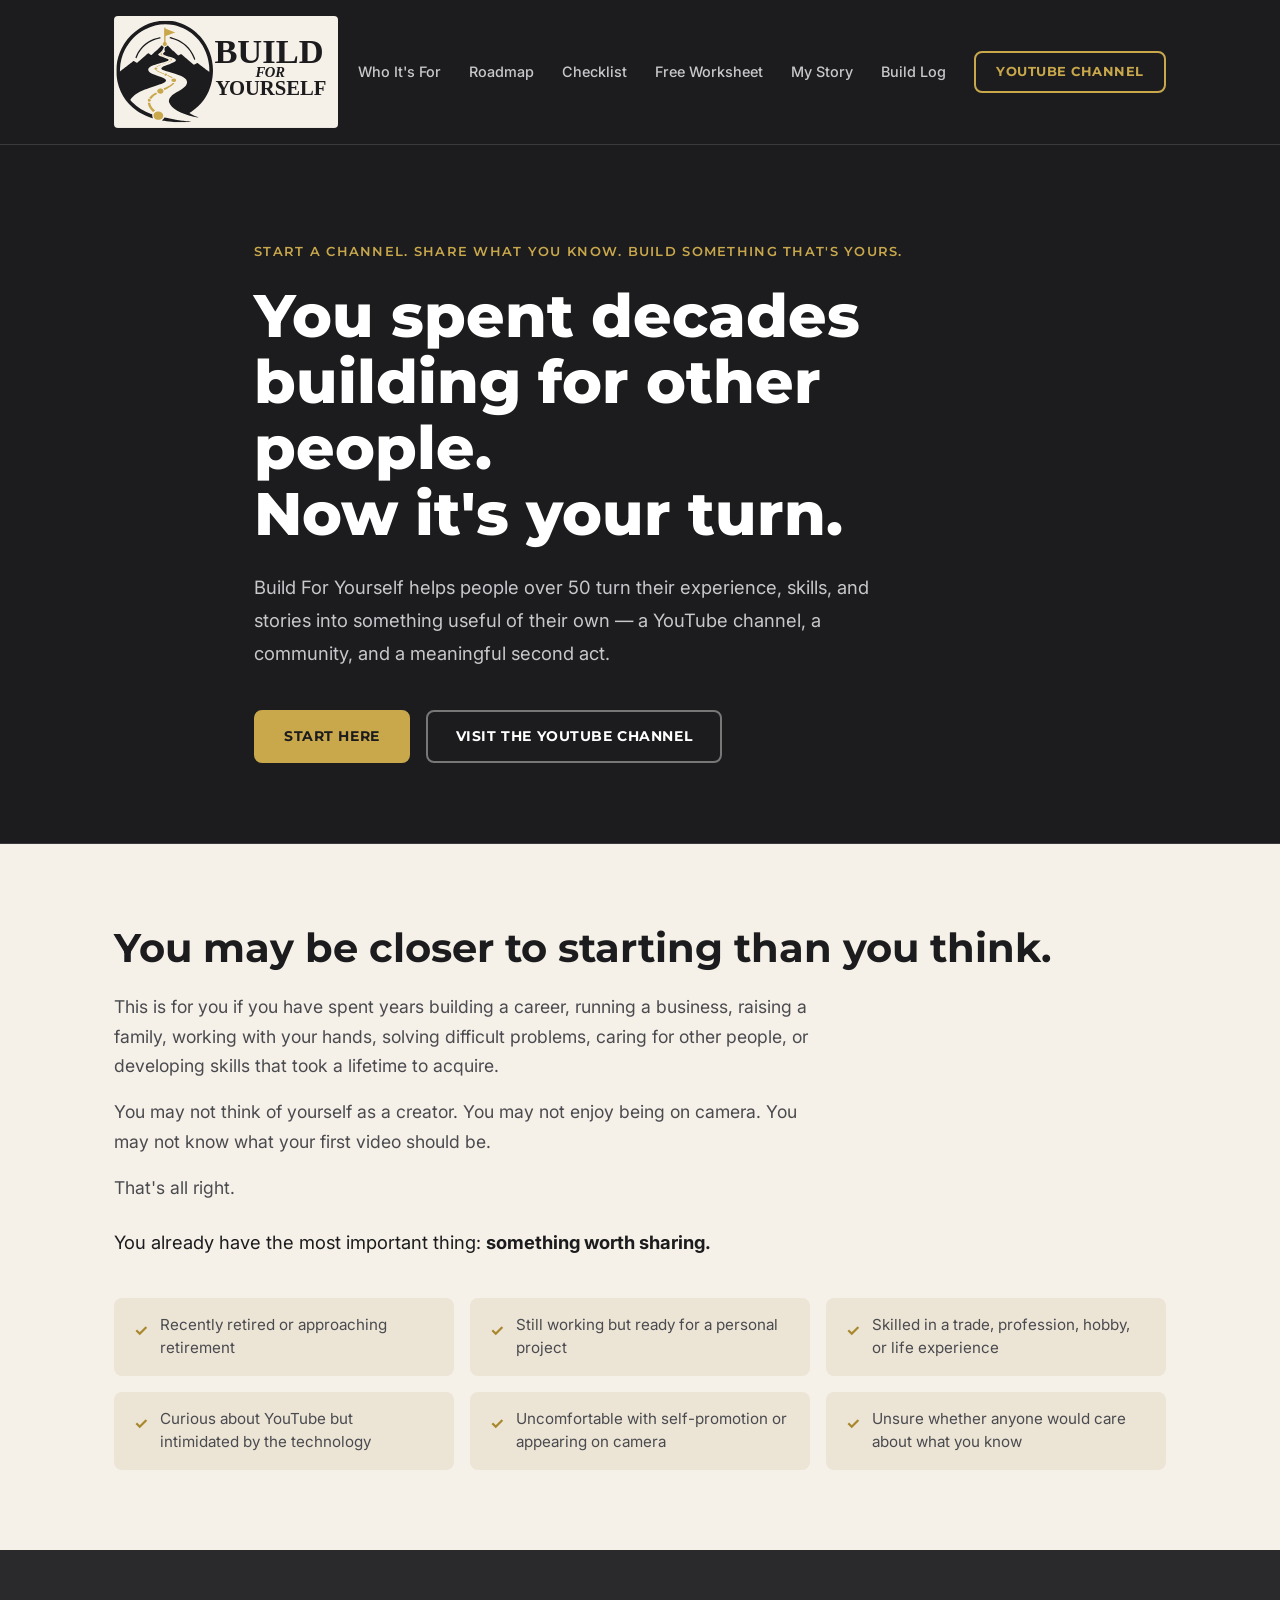
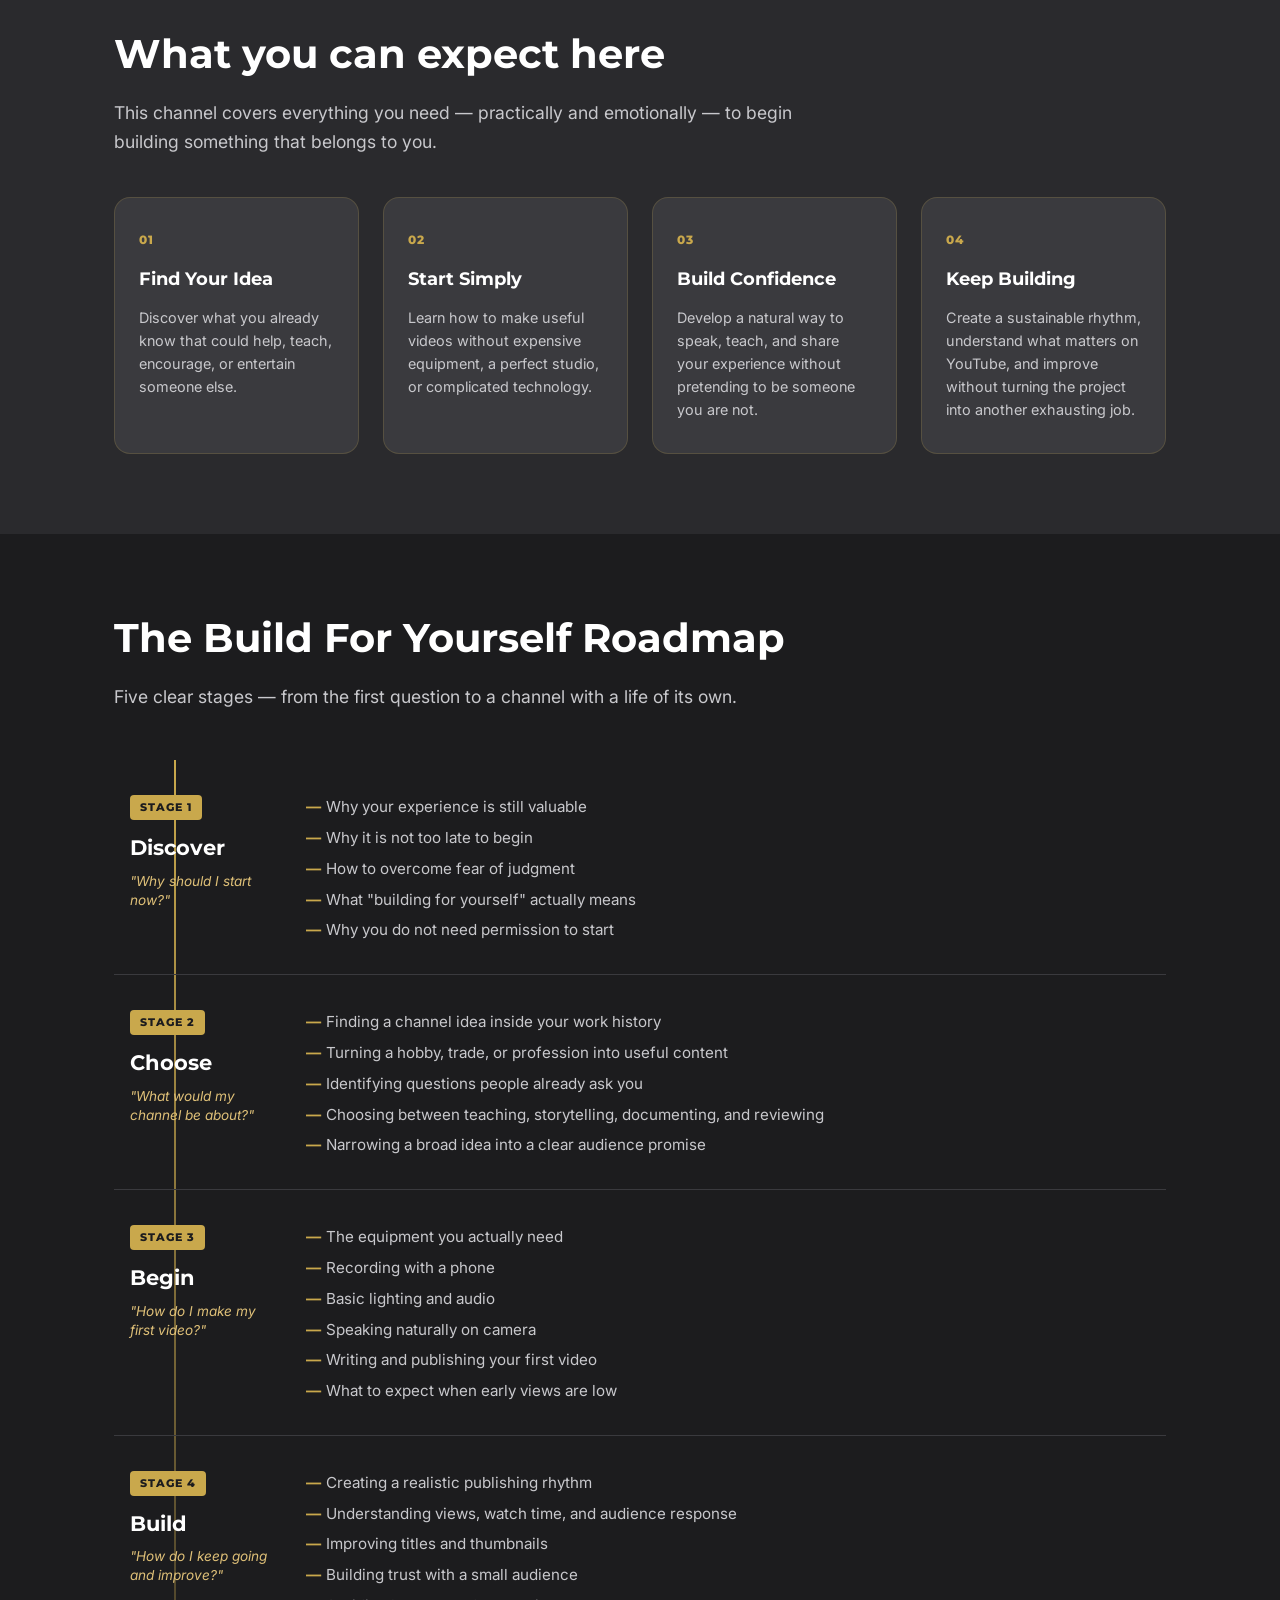
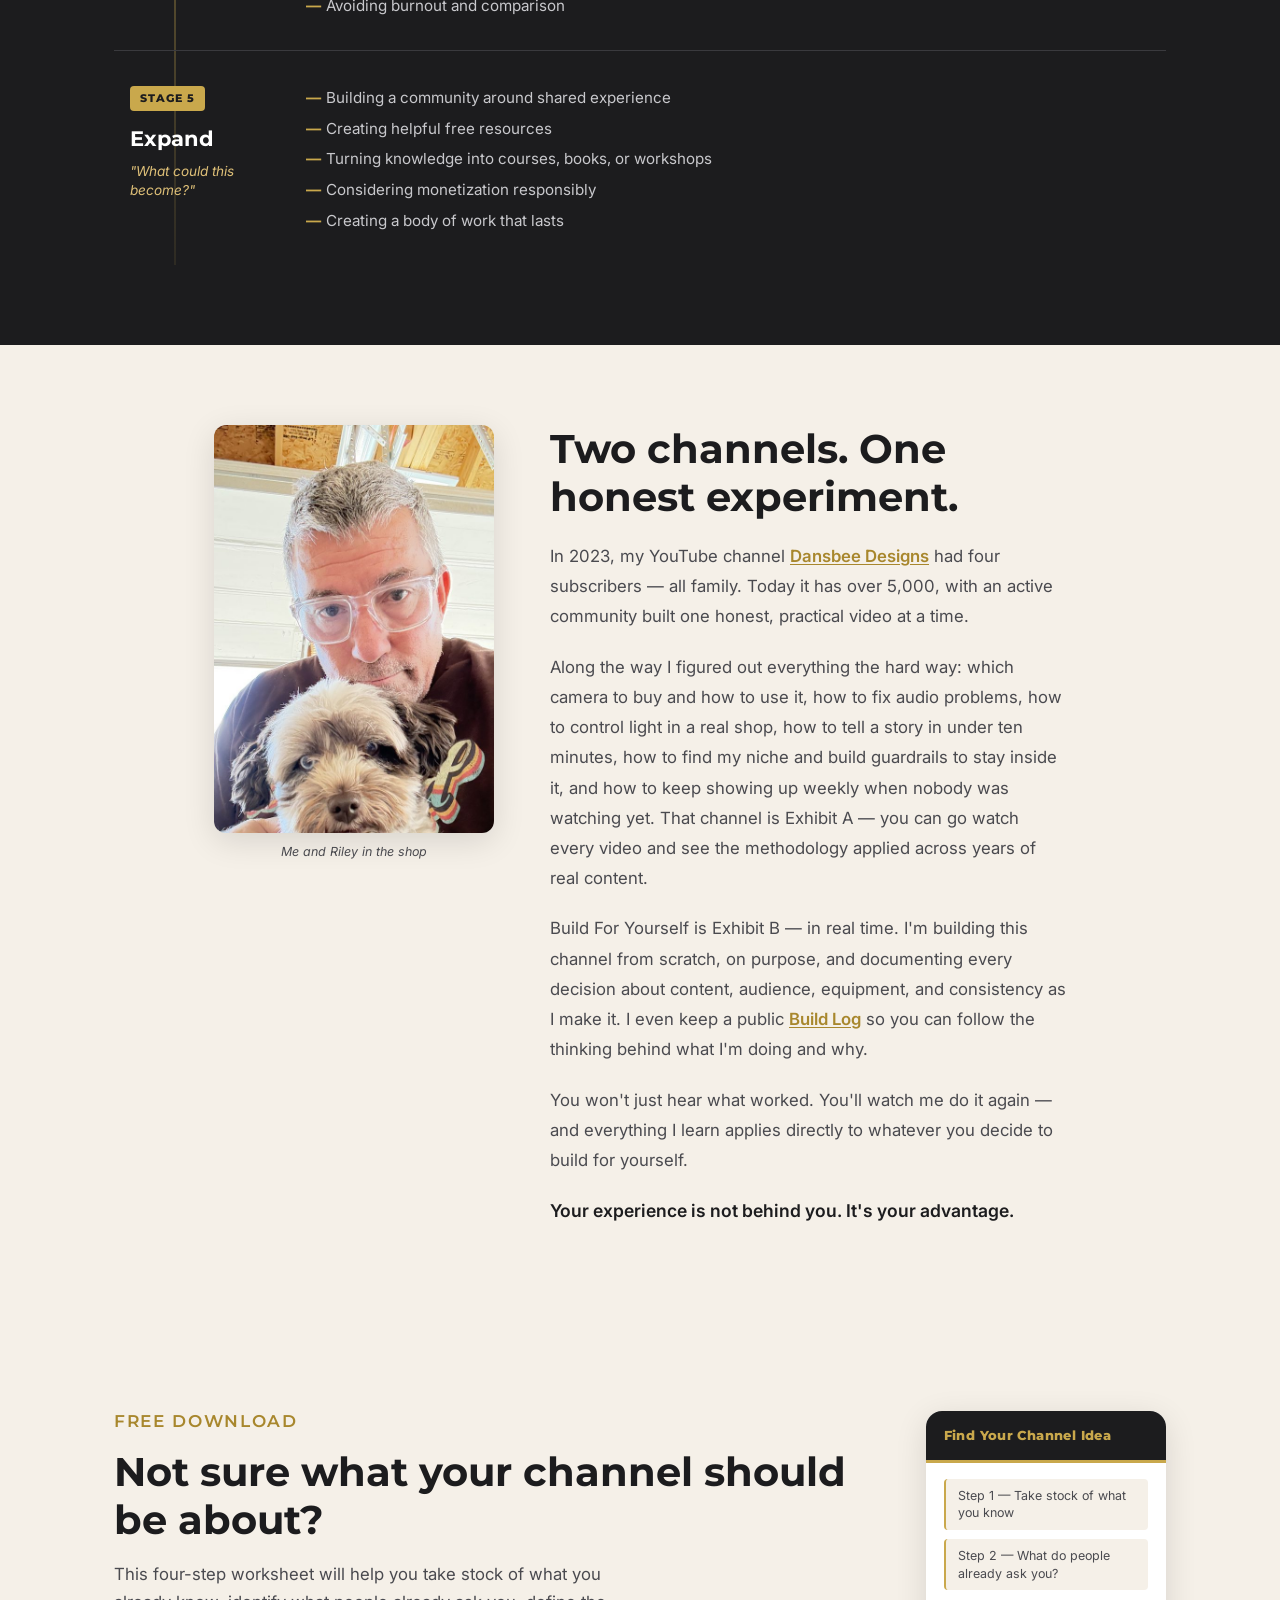
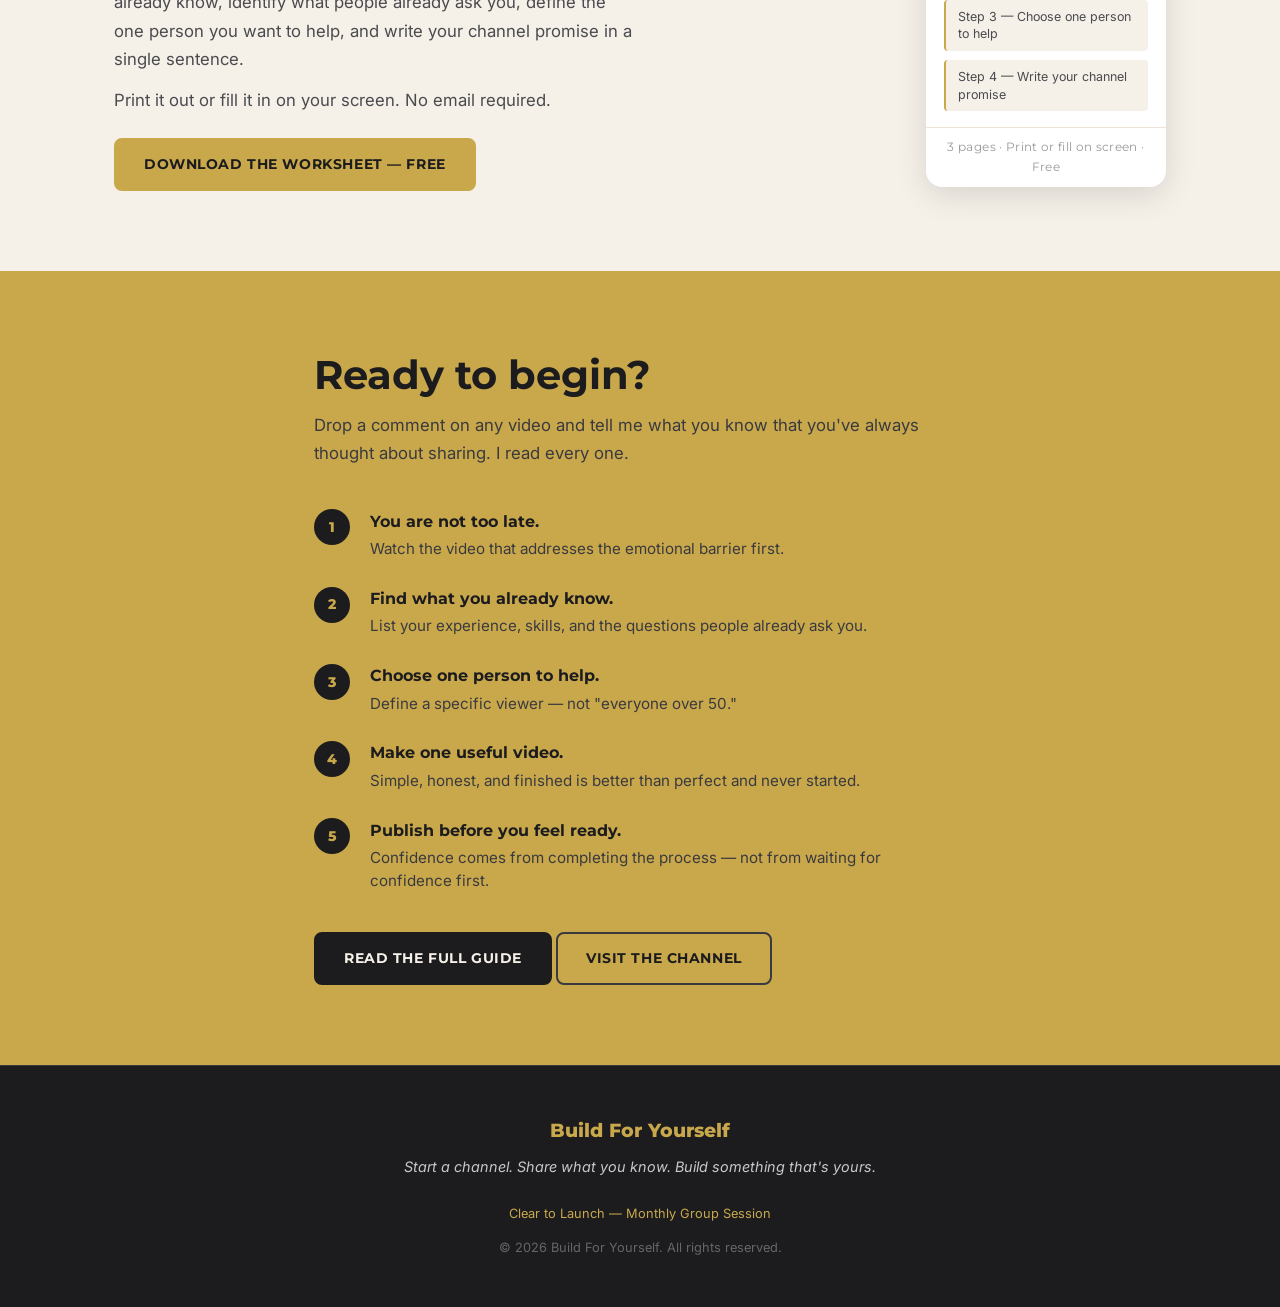
<file: index.html>
<!DOCTYPE html>
<html lang="en">
<head>
  <meta charset="UTF-8" />
  <meta name="viewport" content="width=device-width, initial-scale=1.0" />
  <title>Build For Yourself — Start a Channel. Share What You Know. Build Something That's Yours.</title>
  <meta name="description" content="Build For Yourself helps adults over 50 turn decades of experience into a useful YouTube channel. Calm, practical guidance — no hype, no gimmicks." />
  <link rel="preconnect" href="https://fonts.googleapis.com" />
  <link rel="preconnect" href="https://fonts.gstatic.com" crossorigin />
  <link href="https://fonts.googleapis.com/css2?family=Montserrat:wght@400;600;700;800&family=Inter:wght@400;500;600&display=swap" rel="stylesheet" />
  <link rel="stylesheet" href="style.css" />
  <link rel="icon" href="/favicon.svg" type="image/svg+xml" />
  <link rel="icon" href="/favicon.ico" sizes="any" />
  <link rel="apple-touch-icon" href="/apple-touch-icon.png" />
</head>
<body>

  <!-- ░░ NAV ░░ -->
  <header class="site-header">
    <nav class="nav container">
      <a href="/" class="nav-logo"><img src="/buildforyourselfnow-logo.svg" alt="Build For Yourself" class="nav-logo-img nav-logo-full" /></a>
      <ul class="nav-links">
        <li><a href="#who">Who It's For</a></li>
        <li><a href="#roadmap">Roadmap</a></li>
        <li><a href="/channel-checklist.html">Checklist</a></li>
        <li><a href="#worksheet">Free Worksheet</a></li>
        <li><a href="#about">My Story</a></li>
        <li><a href="/build-log.html">Build Log</a></li>
        <li><a href="https://www.youtube.com/@BuildForYourself" target="_blank" rel="noopener" class="btn btn-outline">YouTube Channel</a></li>
      </ul>
      <button class="nav-toggle" aria-label="Toggle navigation" aria-expanded="false">
        <span></span><span></span><span></span>
      </button>
    </nav>
  </header>

  <!-- ░░ HERO ░░ -->
  <section class="hero">
    <div class="container hero-inner">
      <p class="eyebrow">Start a channel. Share what you know. Build something that's yours.</p>
      <h1>You spent decades building for other people.<br>Now it's your turn.</h1>
      <p class="hero-sub">Build For Yourself helps people over 50 turn their experience, skills, and stories into something useful of their own — a YouTube channel, a community, and a meaningful second act.</p>
      <div class="hero-ctas">
        <a href="/start-here.html" class="btn btn-primary">Start Here</a>
        <a href="https://www.youtube.com/@BuildForYourself" target="_blank" rel="noopener" class="btn btn-ghost">Visit the YouTube Channel</a>
      </div>
    </div>
  </section>

  <!-- ░░ WHO IT'S FOR ░░ -->
  <section class="section section-cream" id="who">
    <div class="container">
      <h2>You may be closer to starting than you think.</h2>
      <p class="section-intro">This is for you if you have spent years building a career, running a business, raising a family, working with your hands, solving difficult problems, caring for other people, or developing skills that took a lifetime to acquire.</p>
      <p class="section-intro">You may not think of yourself as a creator. You may not enjoy being on camera. You may not know what your first video should be.</p>
      <p class="section-intro">That's all right.</p>
      <p class="section-intro highlight-line">You already have the most important thing: <strong>something worth sharing.</strong></p>

      <div class="who-grid">
        <div class="who-card">
          <span class="who-icon">✓</span>
          <p>Recently retired or approaching retirement</p>
        </div>
        <div class="who-card">
          <span class="who-icon">✓</span>
          <p>Still working but ready for a personal project</p>
        </div>
        <div class="who-card">
          <span class="who-icon">✓</span>
          <p>Skilled in a trade, profession, hobby, or life experience</p>
        </div>
        <div class="who-card">
          <span class="who-icon">✓</span>
          <p>Curious about YouTube but intimidated by the technology</p>
        </div>
        <div class="who-card">
          <span class="who-icon">✓</span>
          <p>Uncomfortable with self-promotion or appearing on camera</p>
        </div>
        <div class="who-card">
          <span class="who-icon">✓</span>
          <p>Unsure whether anyone would care about what you know</p>
        </div>
      </div>
    </div>
  </section>

  <!-- ░░ WHAT TO EXPECT ░░ -->
  <section class="section section-dark" id="expect">
    <div class="container">
      <h2>What you can expect here</h2>
      <p class="section-intro light">This channel covers everything you need — practically and emotionally — to begin building something that belongs to you.</p>
      <div class="pillars-grid">
        <div class="pillar-card">
          <div class="pillar-number">01</div>
          <h3>Find Your Idea</h3>
          <p>Discover what you already know that could help, teach, encourage, or entertain someone else.</p>
        </div>
        <div class="pillar-card">
          <div class="pillar-number">02</div>
          <h3>Start Simply</h3>
          <p>Learn how to make useful videos without expensive equipment, a perfect studio, or complicated technology.</p>
        </div>
        <div class="pillar-card">
          <div class="pillar-number">03</div>
          <h3>Build Confidence</h3>
          <p>Develop a natural way to speak, teach, and share your experience without pretending to be someone you are not.</p>
        </div>
        <div class="pillar-card">
          <div class="pillar-number">04</div>
          <h3>Keep Building</h3>
          <p>Create a sustainable rhythm, understand what matters on YouTube, and improve without turning the project into another exhausting job.</p>
        </div>
      </div>
    </div>
  </section>

  <!-- ░░ ROADMAP ░░ -->
  <section class="section section-charcoal" id="roadmap">
    <div class="container">
      <h2>The Build For Yourself Roadmap</h2>
      <p class="section-intro light">Five clear stages — from the first question to a channel with a life of its own.</p>

      <div class="roadmap">

        <div class="roadmap-item">
          <div class="roadmap-stage">
            <div class="stage-badge">Stage 1</div>
            <h3>Discover</h3>
            <p class="stage-question">"Why should I start now?"</p>
          </div>
          <div class="roadmap-content">
            <ul>
              <li>Why your experience is still valuable</li>
              <li>Why it is not too late to begin</li>
              <li>How to overcome fear of judgment</li>
              <li>What "building for yourself" actually means</li>
              <li>Why you do not need permission to start</li>
            </ul>
          </div>
        </div>

        <div class="roadmap-item">
          <div class="roadmap-stage">
            <div class="stage-badge">Stage 2</div>
            <h3>Choose</h3>
            <p class="stage-question">"What would my channel be about?"</p>
          </div>
          <div class="roadmap-content">
            <ul>
              <li>Finding a channel idea inside your work history</li>
              <li>Turning a hobby, trade, or profession into useful content</li>
              <li>Identifying questions people already ask you</li>
              <li>Choosing between teaching, storytelling, documenting, and reviewing</li>
              <li>Narrowing a broad idea into a clear audience promise</li>
            </ul>
          </div>
        </div>

        <div class="roadmap-item">
          <div class="roadmap-stage">
            <div class="stage-badge">Stage 3</div>
            <h3>Begin</h3>
            <p class="stage-question">"How do I make my first video?"</p>
          </div>
          <div class="roadmap-content">
            <ul>
              <li>The equipment you actually need</li>
              <li>Recording with a phone</li>
              <li>Basic lighting and audio</li>
              <li>Speaking naturally on camera</li>
              <li>Writing and publishing your first video</li>
              <li>What to expect when early views are low</li>
            </ul>
          </div>
        </div>

        <div class="roadmap-item">
          <div class="roadmap-stage">
            <div class="stage-badge">Stage 4</div>
            <h3>Build</h3>
            <p class="stage-question">"How do I keep going and improve?"</p>
          </div>
          <div class="roadmap-content">
            <ul>
              <li>Creating a realistic publishing rhythm</li>
              <li>Understanding views, watch time, and audience response</li>
              <li>Improving titles and thumbnails</li>
              <li>Building trust with a small audience</li>
              <li>Avoiding burnout and comparison</li>
            </ul>
          </div>
        </div>

        <div class="roadmap-item">
          <div class="roadmap-stage">
            <div class="stage-badge">Stage 5</div>
            <h3>Expand</h3>
            <p class="stage-question">"What could this become?"</p>
          </div>
          <div class="roadmap-content">
            <ul>
              <li>Building a community around shared experience</li>
              <li>Creating helpful free resources</li>
              <li>Turning knowledge into courses, books, or workshops</li>
              <li>Considering monetization responsibly</li>
              <li>Creating a body of work that lasts</li>
            </ul>
          </div>
        </div>

      </div>
    </div>
  </section>

  <!-- ░░ ABOUT ░░ -->
  <section class="section section-cream" id="about">
    <div class="container about-inner">
      <div class="about-img">
        <img src="/about-cale-riley.jpg" alt="Cale in his workshop with his dog Riley" />
        <p class="about-img-caption">Me and Riley in the shop</p>
      </div>
      <div class="about-text">
        <h2>Two channels. One honest experiment.</h2>
        <p>In 2023, my YouTube channel <a href="https://www.youtube.com/@dansbeedesigns" target="_blank" rel="noopener" class="about-link">Dansbee Designs</a> had four subscribers — all family. Today it has over 5,000, with an active community built one honest, practical video at a time.</p>
        <p>Along the way I figured out everything the hard way: which camera to buy and how to use it, how to fix audio problems, how to control light in a real shop, how to tell a story in under ten minutes, how to find my niche and build guardrails to stay inside it, and how to keep showing up weekly when nobody was watching yet. That channel is Exhibit A — you can go watch every video and see the methodology applied across years of real content.</p>
        <p>Build For Yourself is Exhibit B — in real time. I'm building this channel from scratch, on purpose, and documenting every decision about content, audience, equipment, and consistency as I make it. I even keep a public <a href="/build-log.html" class="about-link">Build Log</a> so you can follow the thinking behind what I'm doing and why.</p>
        <p>You won't just hear what worked. You'll watch me do it again — and everything I learn applies directly to whatever you decide to build for yourself.</p>
        <p>Your experience is not behind you. It's your advantage.</p>
      </div>
    </div>
  </section>

  <!-- ░░ FREE WORKSHEET ░░ -->
  <section class="section section-cream" id="worksheet">
    <div class="container worksheet-inner">
      <div class="worksheet-text">
        <p class="eyebrow" style="color: var(--gold-dark);">Free Download</p>
        <h2>Not sure what your channel should be about?</h2>
        <p>This four-step worksheet will help you take stock of what you already know, identify what people already ask you, define the one person you want to help, and write your channel promise in a single sentence.</p>
        <p>Print it out or fill it in on your screen. No email required.</p>
        <a href="/find-your-channel-idea.pdf" download class="btn btn-primary" style="margin-top: 0.75rem;">
          Download the Worksheet — Free
        </a>
      </div>
      <div class="worksheet-preview">
        <div class="worksheet-card">
          <div class="worksheet-card-header">Find Your Channel Idea</div>
          <div class="worksheet-card-body">
            <div class="ws-step">Step 1 — Take stock of what you know</div>
            <div class="ws-step">Step 2 — What do people already ask you?</div>
            <div class="ws-step">Step 3 — Choose one person to help</div>
            <div class="ws-step">Step 4 — Write your channel promise</div>
          </div>
          <div class="worksheet-card-footer">3 pages · Print or fill on screen · Free</div>
        </div>
      </div>
    </div>
  </section>

  <!-- ░░ START HERE ░░ -->
  <section class="section section-gold" id="start-here">
    <div class="container start-inner">
      <h2>Ready to begin?</h2>
      <p>Drop a comment on any video and tell me what you know that you've always thought about sharing. I read every one.</p>
      <div class="start-steps">
        <div class="start-step">
          <div class="step-num">1</div>
          <div>
            <strong>You are not too late.</strong>
            <p>Watch the video that addresses the emotional barrier first.</p>
          </div>
        </div>
        <div class="start-step">
          <div class="step-num">2</div>
          <div>
            <strong>Find what you already know.</strong>
            <p>List your experience, skills, and the questions people already ask you.</p>
          </div>
        </div>
        <div class="start-step">
          <div class="step-num">3</div>
          <div>
            <strong>Choose one person to help.</strong>
            <p>Define a specific viewer — not "everyone over 50."</p>
          </div>
        </div>
        <div class="start-step">
          <div class="step-num">4</div>
          <div>
            <strong>Make one useful video.</strong>
            <p>Simple, honest, and finished is better than perfect and never started.</p>
          </div>
        </div>
        <div class="start-step">
          <div class="step-num">5</div>
          <div>
            <strong>Publish before you feel ready.</strong>
            <p>Confidence comes from completing the process — not from waiting for confidence first.</p>
          </div>
        </div>
      </div>
      <div class="start-ctas">
        <a href="/start-here.html" class="btn btn-dark">Read the Full Guide</a>
        <a href="https://www.youtube.com/@BuildForYourself" target="_blank" rel="noopener" class="btn btn-ghost" style="border-color: var(--charcoal-80); color: var(--charcoal);">Visit the Channel</a>
      </div>
    </div>
  </section>

  <!-- ░░ FOOTER ░░ -->
  <footer class="site-footer">
    <div class="container footer-inner">
      <p class="footer-logo">Build For Yourself</p>
      <p class="footer-tagline">Start a channel. Share what you know. Build something that's yours.</p>
      <p class="footer-copy" style="margin-bottom: 0.75rem;"><a href="/clear-to-launch.html" style="color: var(--gold); text-decoration: none;">Clear to Launch — Monthly Group Session</a></p>
      <p class="footer-copy">&copy; <span id="year"></span> Build For Yourself. All rights reserved.</p>
    </div>
  </footer>

  <script>
    // Auto year
    document.getElementById('year').textContent = new Date().getFullYear();

    // Smooth scroll for anchor links
    document.querySelectorAll('a[href^="#"]').forEach(a => {
      a.addEventListener('click', e => {
        const target = document.querySelector(a.getAttribute('href'));
        if (target) {
          e.preventDefault();
          target.scrollIntoView({ behavior: 'smooth', block: 'start' });
        }
      });
    });

    // Sticky nav shadow on scroll
    const header = document.querySelector('.site-header');
    window.addEventListener('scroll', () => {
      header.classList.toggle('scrolled', window.scrollY > 10);
    });
  </script>

  <script>
    // Hamburger menu toggle
    const navToggle = document.querySelector('.nav-toggle');
    const navLinks = document.querySelector('.nav-links');
    if (navToggle && navLinks) {
      navToggle.addEventListener('click', () => {
        const open = navLinks.classList.toggle('open');
        navToggle.setAttribute('aria-expanded', open);
      });
      // Close on link click
      navLinks.querySelectorAll('a').forEach(a => {
        a.addEventListener('click', () => {
          navLinks.classList.remove('open');
          navToggle.setAttribute('aria-expanded', 'false');
        });
      });
    }
  </script>
</body>
</html>
</file>
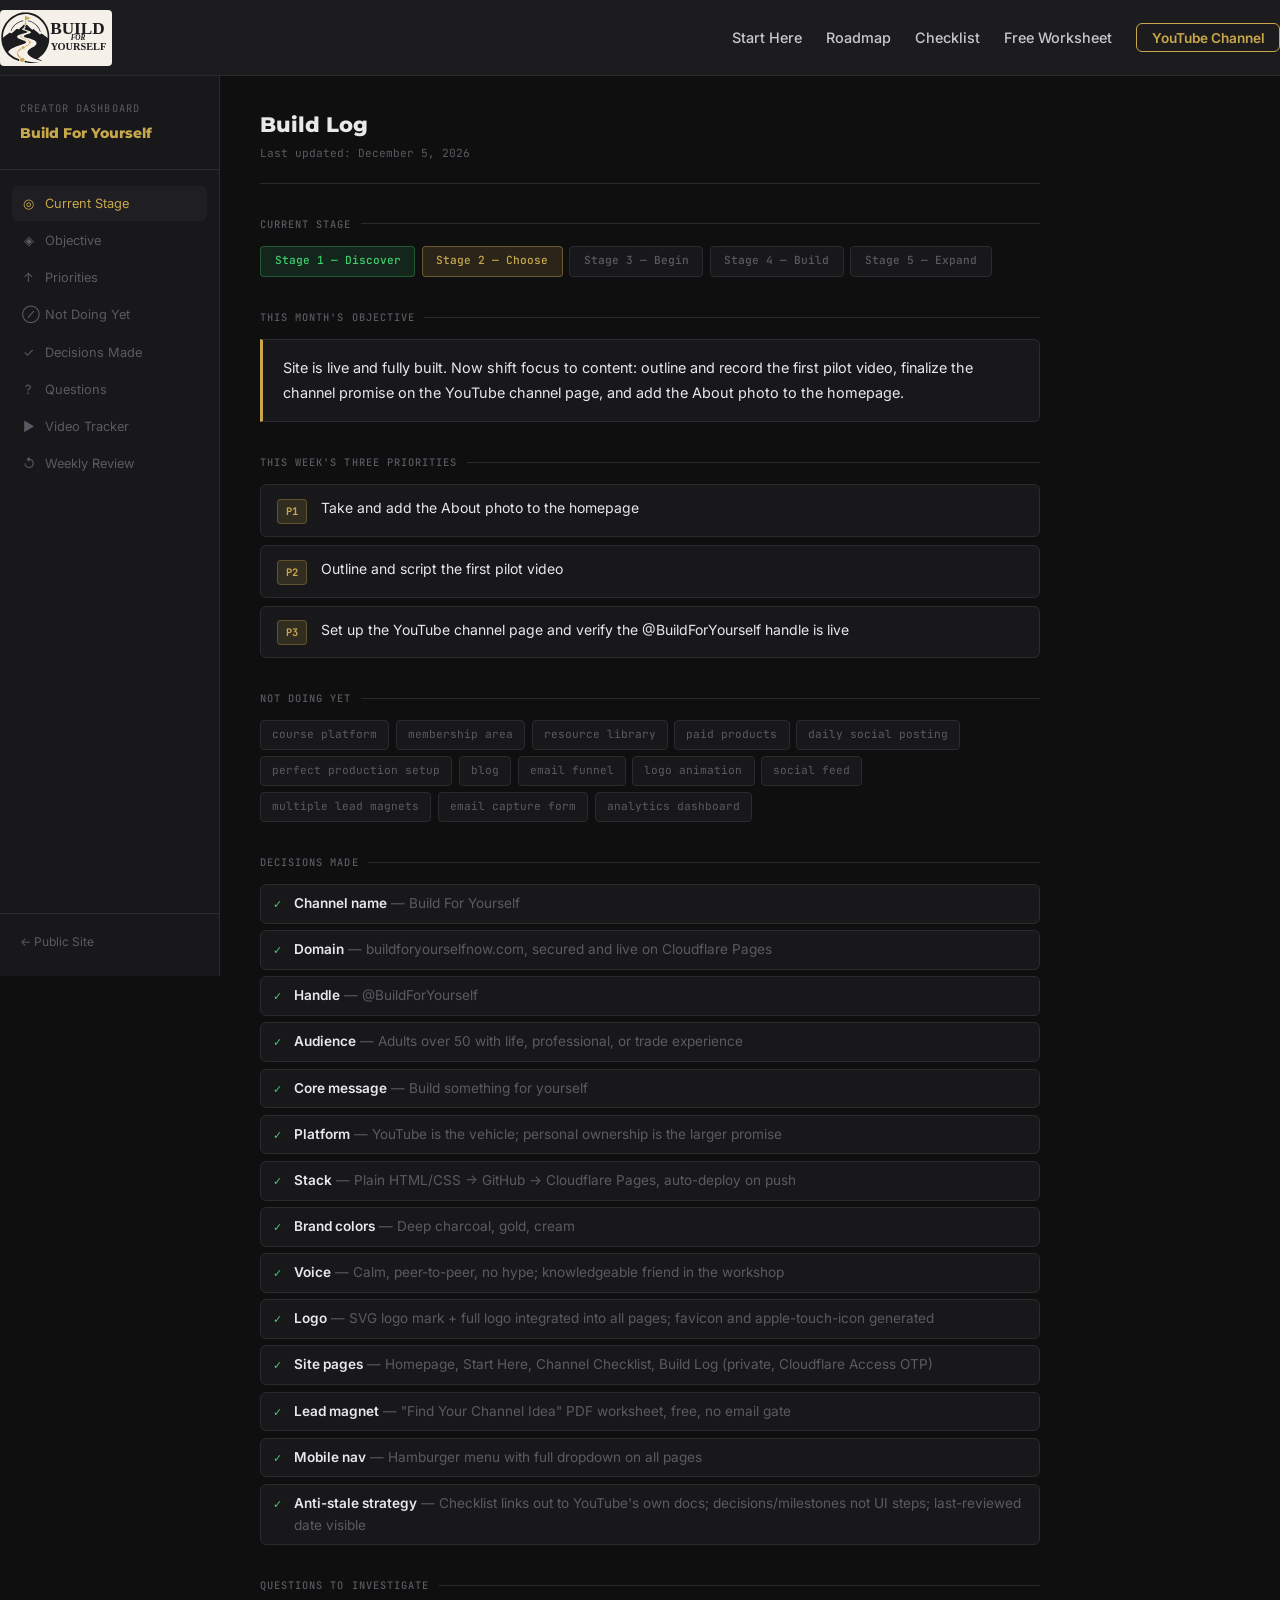
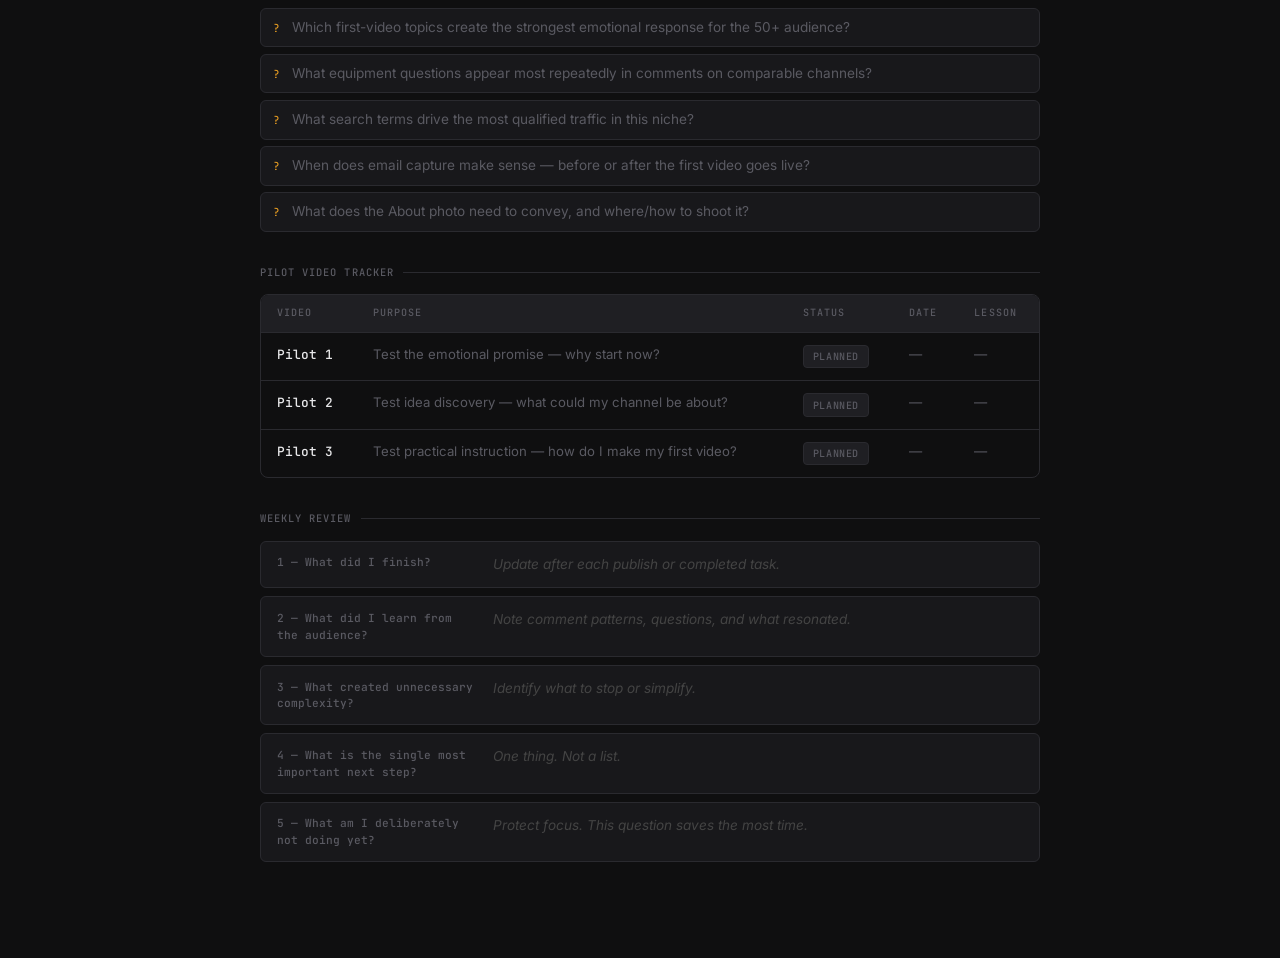
<file: build-log.html>
<!DOCTYPE html>
<html lang="en">
<head>
  <meta charset="UTF-8" />
  <meta name="viewport" content="width=device-width, initial-scale=1.0" />
  <title>Build Log — Build For Yourself Now</title>
  <link rel="preconnect" href="https://fonts.googleapis.com" />
  <link rel="preconnect" href="https://fonts.gstatic.com" crossorigin />
  <link href="https://fonts.googleapis.com/css2?family=Montserrat:wght@600;700;800&family=Inter:wght@400;500;600&family=JetBrains+Mono:wght@400;500&display=swap" rel="stylesheet" />
  <style>
    *, *::before, *::after { box-sizing: border-box; margin: 0; padding: 0; }

    :root {
      --bg:        #0f0f10;
      --surface:   #18181b;
      --surface2:  #1f1f23;
      --border:    #2a2a2f;
      --gold:      #C9A84C;
      --gold-dim:  rgba(201,168,76,0.15);
      --white:     #e8e8ea;
      --muted:     #5a5a62;
      --green:     #3ecf6e;
      --green-dim: rgba(62,207,110,0.12);
      --amber:     #f5a623;
      --amber-dim: rgba(245,166,35,0.12);
      --red-dim:   rgba(239,68,68,0.12);
      --red:       #ef4444;
      --font-ui:   'Inter', sans-serif;
      --font-head: 'Montserrat', sans-serif;
      --font-mono: 'JetBrains Mono', monospace;
    }

    html { height: 100%; }

    body {
      font-family: var(--font-ui);
      background: var(--bg);
      color: var(--white);
      min-height: 100%;
      font-size: 0.875rem;
      line-height: 1.6;
    }

    a { color: var(--gold); text-decoration: none; }
    a:hover { text-decoration: underline; }

    /* ── LAYOUT ── */
    .shell {
      display: grid;
      grid-template-columns: 220px 1fr;
      min-height: 100vh;
    }

    /* ── SIDEBAR ── */
    .sidebar {
      background: var(--surface);
      border-right: 1px solid var(--border);
      padding: 1.5rem 0;
      position: sticky;
      top: 0;
      height: 100vh;
      overflow-y: auto;
      display: flex;
      flex-direction: column;
    }

    .sidebar-brand {
      padding: 0 1.25rem 1.5rem;
      border-bottom: 1px solid var(--border);
      margin-bottom: 1rem;
    }

    .sidebar-label {
      font-family: var(--font-mono);
      font-size: 0.65rem;
      color: var(--muted);
      letter-spacing: 0.1em;
      text-transform: uppercase;
      margin-bottom: 0.35rem;
    }

    .sidebar-title {
      font-family: var(--font-head);
      font-size: 0.9rem;
      font-weight: 800;
      color: var(--gold);
    }

    .sidebar-nav {
      list-style: none;
      padding: 0 0.75rem;
      flex: 1;
    }

    .sidebar-nav li { margin-bottom: 0.15rem; }

    .sidebar-nav a {
      display: flex;
      align-items: center;
      gap: 0.6rem;
      padding: 0.45rem 0.6rem;
      border-radius: 6px;
      font-size: 0.8rem;
      color: var(--muted);
      transition: color 0.15s, background 0.15s;
    }

    .sidebar-nav a:hover,
    .sidebar-nav a.active {
      color: var(--white);
      background: var(--surface2);
      text-decoration: none;
    }

    .sidebar-nav a.active { color: var(--gold); }

    .nav-icon { width: 14px; text-align: center; flex-shrink: 0; }

    .sidebar-footer {
      padding: 1rem 1.25rem 0;
      border-top: 1px solid var(--border);
      margin-top: auto;
    }

    .sidebar-footer a {
      font-size: 0.75rem;
      color: var(--muted);
    }

    /* ── MAIN ── */
    .main {
      padding: 2rem 2.5rem 4rem;
      max-width: 860px;
    }

    .page-header {
      display: flex;
      align-items: baseline;
      justify-content: space-between;
      margin-bottom: 2rem;
      padding-bottom: 1.25rem;
      border-bottom: 1px solid var(--border);
      gap: 1rem;
      flex-wrap: wrap;
    }

    .page-header-left h1 {
      font-family: var(--font-head);
      font-size: 1.3rem;
      font-weight: 800;
      color: var(--white);
      margin-bottom: 0.2rem;
    }

    .page-header-left p {
      font-family: var(--font-mono);
      font-size: 0.7rem;
      color: var(--muted);
    }

    .private-badge {
      font-family: var(--font-mono);
      font-size: 0.65rem;
      font-weight: 500;
      letter-spacing: 0.08em;
      text-transform: uppercase;
      padding: 0.3rem 0.75rem;
      border-radius: 4px;
      background: var(--red-dim);
      color: var(--red);
      border: 1px solid rgba(239,68,68,0.25);
      white-space: nowrap;
    }

    /* ── BLOCKS ── */
    .block {
      margin-bottom: 2rem;
    }

    .block-header {
      display: flex;
      align-items: center;
      gap: 0.6rem;
      margin-bottom: 0.85rem;
    }

    .block-label {
      font-family: var(--font-mono);
      font-size: 0.65rem;
      font-weight: 500;
      letter-spacing: 0.1em;
      text-transform: uppercase;
      color: var(--muted);
    }

    .block-rule {
      flex: 1;
      height: 1px;
      background: var(--border);
    }

    /* ── STAGE BAR ── */
    .stage-row {
      display: flex;
      gap: 0.4rem;
      flex-wrap: wrap;
    }

    .stage-pip {
      font-family: var(--font-mono);
      font-size: 0.7rem;
      font-weight: 500;
      padding: 0.35rem 0.85rem;
      border-radius: 4px;
      border: 1px solid var(--border);
      color: var(--muted);
      background: var(--surface);
    }

    .stage-pip.done {
      border-color: rgba(62,207,110,0.3);
      background: var(--green-dim);
      color: var(--green);
    }

    .stage-pip.active {
      border-color: rgba(201,168,76,0.4);
      background: var(--gold-dim);
      color: var(--gold);
    }

    /* ── OBJECTIVE ── */
    .objective {
      background: var(--surface);
      border: 1px solid var(--border);
      border-left: 3px solid var(--gold);
      border-radius: 0 6px 6px 0;
      padding: 1rem 1.25rem;
      font-size: 0.9rem;
      color: var(--white);
      line-height: 1.7;
    }

    /* ── PRIORITY LIST ── */
    .priority-list {
      display: flex;
      flex-direction: column;
      gap: 0.5rem;
    }

    .priority-item {
      display: flex;
      align-items: flex-start;
      gap: 0.85rem;
      background: var(--surface);
      border: 1px solid var(--border);
      border-radius: 6px;
      padding: 0.75rem 1rem;
    }

    .p-rank {
      font-family: var(--font-mono);
      font-size: 0.65rem;
      font-weight: 700;
      color: var(--gold);
      background: var(--gold-dim);
      border: 1px solid rgba(201,168,76,0.3);
      border-radius: 4px;
      padding: 0.2rem 0.5rem;
      flex-shrink: 0;
      margin-top: 0.1rem;
    }

    .priority-item p {
      font-size: 0.875rem;
      color: var(--white);
      line-height: 1.5;
    }

    /* ── TAGS ── */
    .tag-cloud {
      display: flex;
      flex-wrap: wrap;
      gap: 0.4rem;
    }

    .tag {
      font-family: var(--font-mono);
      font-size: 0.7rem;
      padding: 0.3rem 0.7rem;
      border-radius: 4px;
      background: var(--surface);
      color: var(--muted);
      border: 1px solid var(--border);
    }

    /* ── DECISIONS & QUESTIONS ── */
    .item-list {
      display: flex;
      flex-direction: column;
      gap: 0.4rem;
    }

    .item-row {
      display: grid;
      grid-template-columns: auto 1fr;
      gap: 0.75rem;
      align-items: baseline;
      padding: 0.5rem 0.75rem;
      border-radius: 6px;
      background: var(--surface);
      border: 1px solid var(--border);
      font-size: 0.85rem;
    }

    .item-row .glyph {
      font-family: var(--font-mono);
      font-size: 0.7rem;
      color: var(--muted);
      flex-shrink: 0;
    }

    .item-row.decision .glyph { color: var(--green); }
    .item-row.question .glyph { color: var(--amber); }

    .item-row strong {
      color: var(--white);
      font-weight: 600;
    }

    .item-row span {
      color: var(--muted);
    }

    /* ── TABLE ── */
    .table-wrap {
      border: 1px solid var(--border);
      border-radius: 8px;
      overflow: hidden;
    }

    table {
      width: 100%;
      border-collapse: collapse;
      font-size: 0.825rem;
    }

    thead {
      background: var(--surface2);
    }

    thead th {
      font-family: var(--font-mono);
      font-size: 0.63rem;
      font-weight: 500;
      letter-spacing: 0.1em;
      text-transform: uppercase;
      color: var(--muted);
      padding: 0.65rem 1rem;
      text-align: left;
      white-space: nowrap;
      border-bottom: 1px solid var(--border);
    }

    tbody tr { border-top: 1px solid var(--border); }
    tbody tr:hover { background: var(--surface); }
    tbody tr:first-child { border-top: none; }

    tbody td {
      padding: 0.75rem 1rem;
      color: var(--muted);
      vertical-align: top;
      line-height: 1.5;
    }

    tbody td:first-child {
      font-family: var(--font-mono);
      font-size: 0.8rem;
      color: var(--white);
      font-weight: 500;
      white-space: nowrap;
    }

    .pill {
      display: inline-block;
      font-family: var(--font-mono);
      font-size: 0.63rem;
      font-weight: 500;
      letter-spacing: 0.06em;
      text-transform: uppercase;
      padding: 0.2rem 0.55rem;
      border-radius: 4px;
    }

    .pill-planned  { background: var(--surface2);   color: var(--muted); border: 1px solid var(--border); }
    .pill-recorded { background: var(--amber-dim);   color: var(--amber); border: 1px solid rgba(245,166,35,0.25); }
    .pill-live     { background: var(--green-dim);   color: var(--green); border: 1px solid rgba(62,207,110,0.25); }

    /* ── REVIEW ── */
    .review-grid {
      display: flex;
      flex-direction: column;
      gap: 0.5rem;
    }

    .review-item {
      display: grid;
      grid-template-columns: 200px 1fr;
      gap: 1rem;
      align-items: start;
      background: var(--surface);
      border: 1px solid var(--border);
      border-radius: 6px;
      padding: 0.75rem 1rem;
    }

    .review-q {
      font-family: var(--font-mono);
      font-size: 0.7rem;
      font-weight: 500;
      color: var(--muted);
      line-height: 1.5;
      padding-top: 0.05rem;
    }

    .review-a {
      font-size: 0.85rem;
      color: #444;
      font-style: italic;
    }

    /* ── RESPONSIVE ── */
    @media (max-width: 700px) {
      .shell { grid-template-columns: 1fr; }
      .sidebar { position: static; height: auto; }
      .main { padding: 1.5rem 1.25rem 3rem; }
      .review-item { grid-template-columns: 1fr; gap: 0.3rem; }
    }
  </style>
  <link rel="icon" href="/favicon.svg" type="image/svg+xml" />
  <link rel="icon" href="/favicon.ico" sizes="any" />
  <link rel="apple-touch-icon" href="/apple-touch-icon.png" />
</head>
<body>
  <!-- ░░ SITE NAV ░░ -->
  <header class="site-header" style="background:#1C1C1E; border-bottom:1px solid #2a2a2f; position:sticky; top:0; z-index:200;">
    <nav class="nav container" style="display:flex; align-items:center; justify-content:space-between; padding-top:0.6rem; padding-bottom:0.6rem; gap:1rem;">
      <a href="/" style="display:flex; align-items:center; text-decoration:none; flex-shrink:0;">
        <img src="/buildforyourselfnow-logo.svg" alt="Build For Yourself" style="height:56px; width:auto; border-radius:4px;" />
      </a>
      <ul class="nav-links" style="display:flex; align-items:center; gap:1.5rem; list-style:none; flex-wrap:wrap;">
        <li><a href="/start-here.html" style="color:#c8c8cc; font-size:0.9rem; font-weight:500; text-decoration:none;">Start Here</a></li>
        <li><a href="/#roadmap" style="color:#c8c8cc; font-size:0.9rem; font-weight:500; text-decoration:none;">Roadmap</a></li>
        <li><a href="/channel-checklist.html" style="color:#c8c8cc; font-size:0.9rem; font-weight:500; text-decoration:none;">Checklist</a></li>
        <li><a href="/find-your-channel-idea.pdf" download style="color:#c8c8cc; font-size:0.9rem; font-weight:500; text-decoration:none;">Free Worksheet</a></li>
        <li><a href="https://www.youtube.com/@BuildForYourself" target="_blank" rel="noopener" style="color:#C9A84C; border:1px solid #C9A84C; padding:0.35rem 0.9rem; border-radius:6px; font-size:0.85rem; font-weight:600; text-decoration:none; white-space:nowrap;">YouTube Channel</a></li>
      </ul>
    </nav>
  </header>

<div class="shell">

  <!-- ░░ SIDEBAR ░░ -->
  <aside class="sidebar">
    <div class="sidebar-brand">
      <p class="sidebar-label">Creator Dashboard</p>
      <p class="sidebar-title">Build For Yourself</p>
    </div>
    <ul class="sidebar-nav">
      <li><a href="#stage" class="active"><span class="nav-icon">◎</span> Current Stage</a></li>
      <li><a href="#objective"><span class="nav-icon">◈</span> Objective</a></li>
      <li><a href="#priorities"><span class="nav-icon">↑</span> Priorities</a></li>
      <li><a href="#not-doing"><span class="nav-icon">⊘</span> Not Doing Yet</a></li>
      <li><a href="#decisions"><span class="nav-icon">✓</span> Decisions Made</a></li>
      <li><a href="#questions"><span class="nav-icon">?</span> Questions</a></li>
      <li><a href="#videos"><span class="nav-icon">▶</span> Video Tracker</a></li>
      <li><a href="#review"><span class="nav-icon">↺</span> Weekly Review</a></li>
    </ul>
    <div class="sidebar-footer">
      <a href="/">← Public Site</a>
    </div>
  </aside>

  <!-- ░░ MAIN ░░ -->
  <main class="main">

    <div class="page-header">
      <div class="page-header-left">
        <h1>Build Log</h1>
        <p>Last updated: <span id="last-updated"></span></p>
      </div>
    </div>

    <!-- STAGE -->
    <div class="block" id="stage">
      <div class="block-header">
        <span class="block-label">Current Stage</span>
        <div class="block-rule"></div>
      </div>
      <div class="stage-row">
        <div class="stage-pip done">Stage 1 — Discover</div>
        <div class="stage-pip active">Stage 2 — Choose</div>
        <div class="stage-pip">Stage 3 — Begin</div>
        <div class="stage-pip">Stage 4 — Build</div>
        <div class="stage-pip">Stage 5 — Expand</div>
      </div>
    </div>

    <!-- OBJECTIVE -->
    <div class="block" id="objective">
      <div class="block-header">
        <span class="block-label">This Month's Objective</span>
        <div class="block-rule"></div>
      </div>
      <div class="objective">
        Site is live and fully built. Now shift focus to content: outline and record the first pilot video, finalize the channel promise on the YouTube channel page, and add the About photo to the homepage.
      </div>
    </div>

    <!-- PRIORITIES -->
    <div class="block" id="priorities">
      <div class="block-header">
        <span class="block-label">This Week's Three Priorities</span>
        <div class="block-rule"></div>
      </div>
      <div class="priority-list">
        <div class="priority-item">
          <span class="p-rank">P1</span>
          <p>Take and add the About photo to the homepage</p>
        </div>
        <div class="priority-item">
          <span class="p-rank">P2</span>
          <p>Outline and script the first pilot video</p>
        </div>
        <div class="priority-item">
          <span class="p-rank">P3</span>
          <p>Set up the YouTube channel page and verify the @BuildForYourself handle is live</p>
        </div>
      </div>
    </div>

    <!-- NOT DOING YET -->
    <div class="block" id="not-doing">
      <div class="block-header">
        <span class="block-label">Not Doing Yet</span>
        <div class="block-rule"></div>
      </div>
      <div class="tag-cloud">
        <span class="tag">course platform</span>
        <span class="tag">membership area</span>
        <span class="tag">resource library</span>
        <span class="tag">paid products</span>
        <span class="tag">daily social posting</span>
        <span class="tag">perfect production setup</span>
        <span class="tag">blog</span>
        <span class="tag">email funnel</span>
        <span class="tag">logo animation</span>
        <span class="tag">social feed</span>
        <span class="tag">multiple lead magnets</span>
        <span class="tag">email capture form</span>
        <span class="tag">analytics dashboard</span>
      </div>
    </div>

    <!-- DECISIONS -->
    <div class="block" id="decisions">
      <div class="block-header">
        <span class="block-label">Decisions Made</span>
        <div class="block-rule"></div>
      </div>
      <div class="item-list">
        <div class="item-row decision"><span class="glyph">✓</span><div><strong>Channel name</strong> <span>— Build For Yourself</span></div></div>
        <div class="item-row decision"><span class="glyph">✓</span><div><strong>Domain</strong> <span>— buildforyourselfnow.com, secured and live on Cloudflare Pages</span></div></div>
        <div class="item-row decision"><span class="glyph">✓</span><div><strong>Handle</strong> <span>— @BuildForYourself</span></div></div>
        <div class="item-row decision"><span class="glyph">✓</span><div><strong>Audience</strong> <span>— Adults over 50 with life, professional, or trade experience</span></div></div>
        <div class="item-row decision"><span class="glyph">✓</span><div><strong>Core message</strong> <span>— Build something for yourself</span></div></div>
        <div class="item-row decision"><span class="glyph">✓</span><div><strong>Platform</strong> <span>— YouTube is the vehicle; personal ownership is the larger promise</span></div></div>
        <div class="item-row decision"><span class="glyph">✓</span><div><strong>Stack</strong> <span>— Plain HTML/CSS → GitHub → Cloudflare Pages, auto-deploy on push</span></div></div>
        <div class="item-row decision"><span class="glyph">✓</span><div><strong>Brand colors</strong> <span>— Deep charcoal, gold, cream</span></div></div>
        <div class="item-row decision"><span class="glyph">✓</span><div><strong>Voice</strong> <span>— Calm, peer-to-peer, no hype; knowledgeable friend in the workshop</span></div></div>
        <div class="item-row decision"><span class="glyph">✓</span><div><strong>Logo</strong> <span>— SVG logo mark + full logo integrated into all pages; favicon and apple-touch-icon generated</span></div></div>
        <div class="item-row decision"><span class="glyph">✓</span><div><strong>Site pages</strong> <span>— Homepage, Start Here, Channel Checklist, Build Log (private, Cloudflare Access OTP)</span></div></div>
        <div class="item-row decision"><span class="glyph">✓</span><div><strong>Lead magnet</strong> <span>— "Find Your Channel Idea" PDF worksheet, free, no email gate</span></div></div>
        <div class="item-row decision"><span class="glyph">✓</span><div><strong>Mobile nav</strong> <span>— Hamburger menu with full dropdown on all pages</span></div></div>
        <div class="item-row decision"><span class="glyph">✓</span><div><strong>Anti-stale strategy</strong> <span>— Checklist links out to YouTube's own docs; decisions/milestones not UI steps; last-reviewed date visible</span></div></div>
      </div>
    </div>

    <!-- QUESTIONS -->
    <div class="block" id="questions">
      <div class="block-header">
        <span class="block-label">Questions to Investigate</span>
        <div class="block-rule"></div>
      </div>
      <div class="item-list">
        <div class="item-row question"><span class="glyph">?</span><span>Which first-video topics create the strongest emotional response for the 50+ audience?</span></div>
        <div class="item-row question"><span class="glyph">?</span><span>What equipment questions appear most repeatedly in comments on comparable channels?</span></div>
        <div class="item-row question"><span class="glyph">?</span><span>What search terms drive the most qualified traffic in this niche?</span></div>
        <div class="item-row question"><span class="glyph">?</span><span>When does email capture make sense — before or after the first video goes live?</span></div>
        <div class="item-row question"><span class="glyph">?</span><span>What does the About photo need to convey, and where/how to shoot it?</span></div>
      </div>
    </div>

    <!-- VIDEO TRACKER -->
    <div class="block" id="videos">
      <div class="block-header">
        <span class="block-label">Pilot Video Tracker</span>
        <div class="block-rule"></div>
      </div>
      <div class="table-wrap">
        <table>
          <thead>
            <tr>
              <th>Video</th>
              <th>Purpose</th>
              <th>Status</th>
              <th>Date</th>
              <th>Lesson</th>
            </tr>
          </thead>
          <tbody>
            <tr>
              <td>Pilot 1</td>
              <td>Test the emotional promise — why start now?</td>
              <td><span class="pill pill-planned">Planned</span></td>
              <td>—</td>
              <td>—</td>
            </tr>
            <tr>
              <td>Pilot 2</td>
              <td>Test idea discovery — what could my channel be about?</td>
              <td><span class="pill pill-planned">Planned</span></td>
              <td>—</td>
              <td>—</td>
            </tr>
            <tr>
              <td>Pilot 3</td>
              <td>Test practical instruction — how do I make my first video?</td>
              <td><span class="pill pill-planned">Planned</span></td>
              <td>—</td>
              <td>—</td>
            </tr>
          </tbody>
        </table>
      </div>
    </div>

    <!-- WEEKLY REVIEW -->
    <div class="block" id="review">
      <div class="block-header">
        <span class="block-label">Weekly Review</span>
        <div class="block-rule"></div>
      </div>
      <div class="review-grid">
        <div class="review-item">
          <p class="review-q">1 — What did I finish?</p>
          <p class="review-a">Update after each publish or completed task.</p>
        </div>
        <div class="review-item">
          <p class="review-q">2 — What did I learn from the audience?</p>
          <p class="review-a">Note comment patterns, questions, and what resonated.</p>
        </div>
        <div class="review-item">
          <p class="review-q">3 — What created unnecessary complexity?</p>
          <p class="review-a">Identify what to stop or simplify.</p>
        </div>
        <div class="review-item">
          <p class="review-q">4 — What is the single most important next step?</p>
          <p class="review-a">One thing. Not a list.</p>
        </div>
        <div class="review-item">
          <p class="review-q">5 — What am I deliberately not doing yet?</p>
          <p class="review-a">Protect focus. This question saves the most time.</p>
        </div>
      </div>
    </div>

  </main>
</div>

<script>
  const d = new Date();
  document.getElementById('last-updated').textContent =
    d.toLocaleDateString('en-US', { month: 'long', day: 'numeric', year: 'numeric' });
</script>
</body>
</html>
</file>
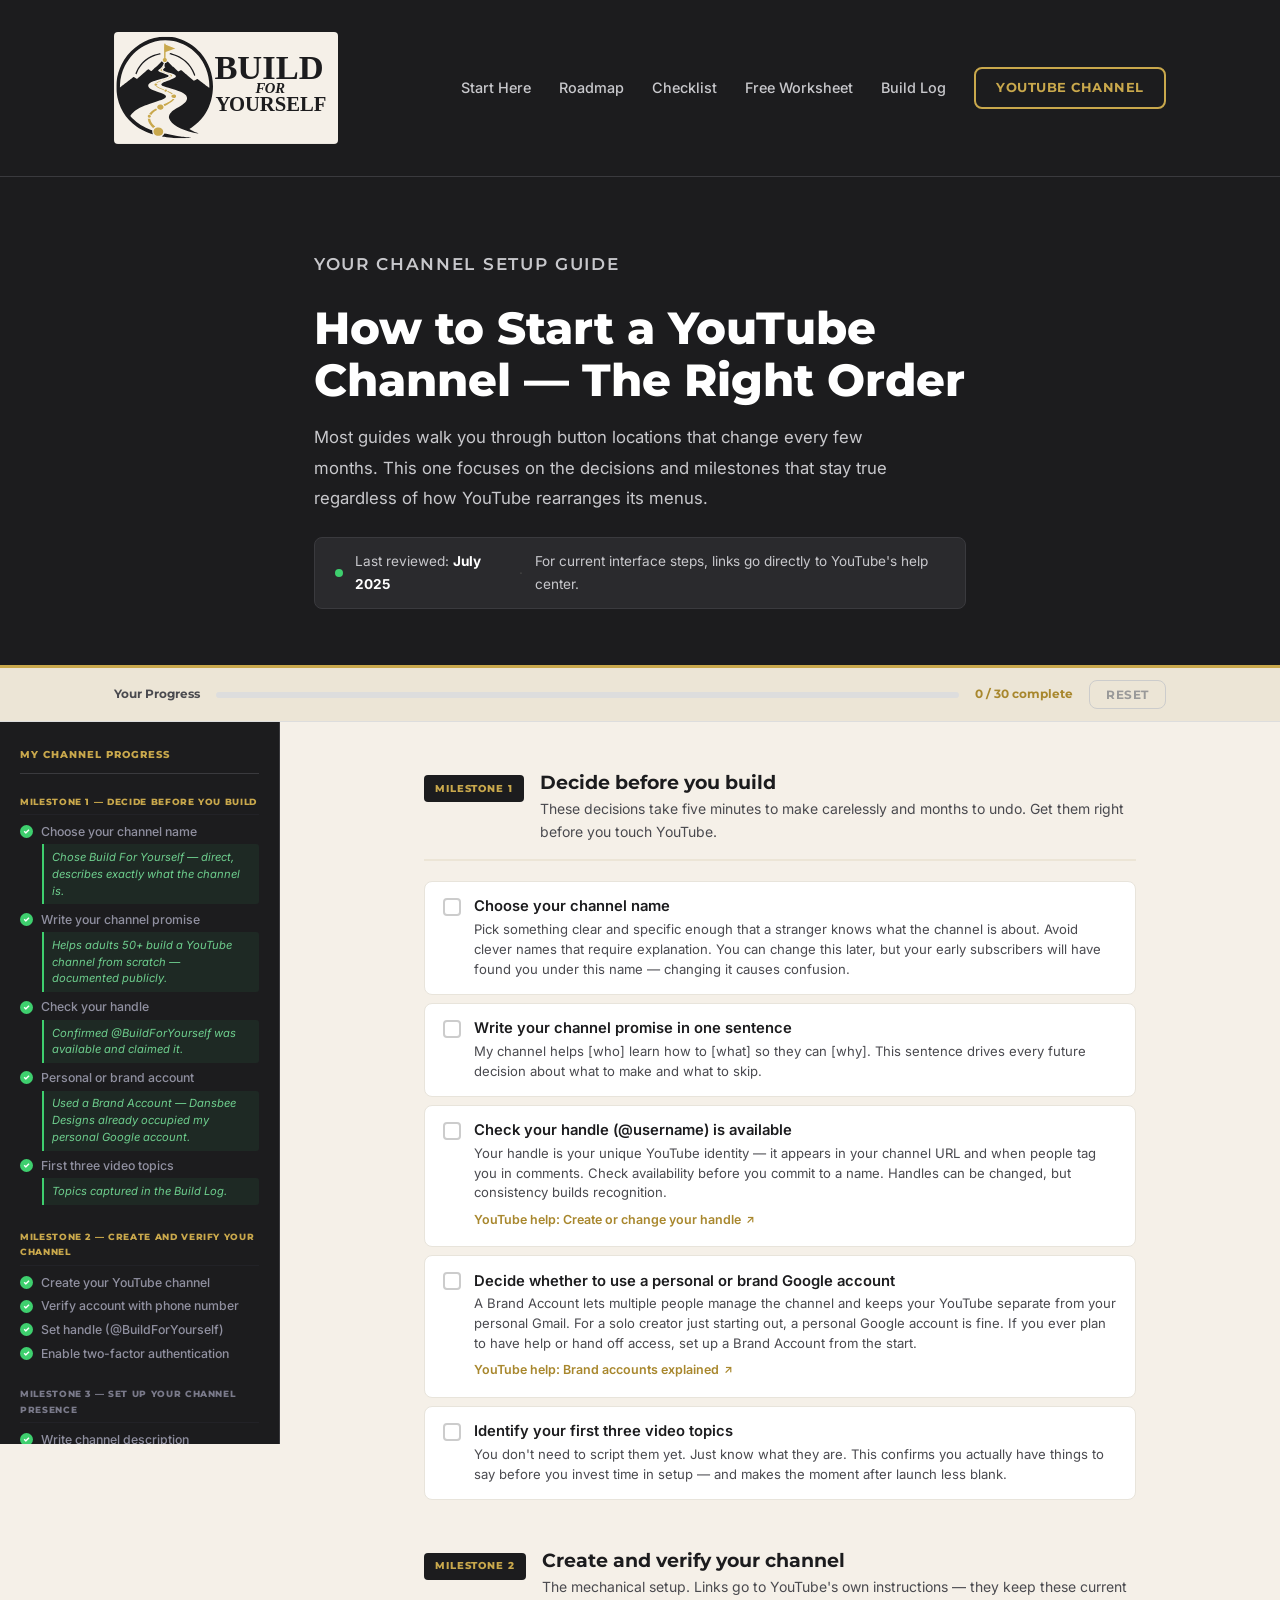
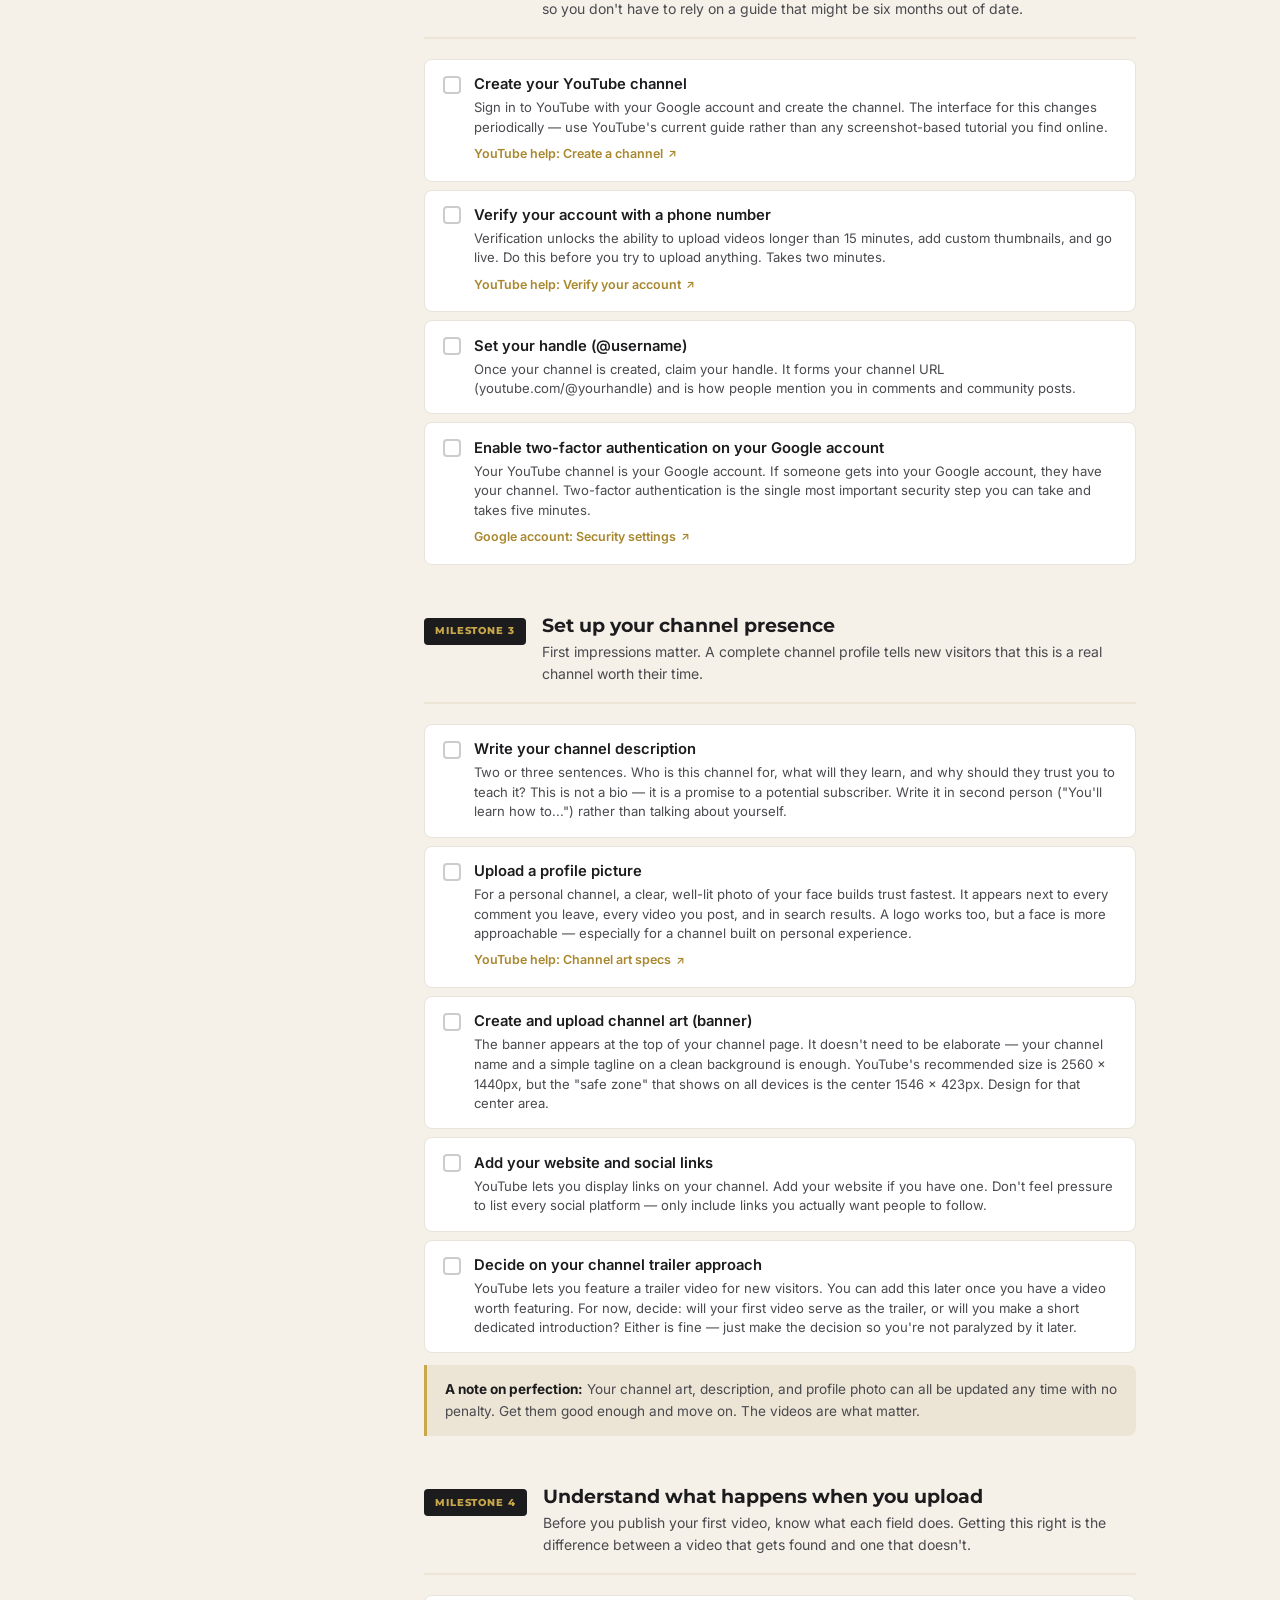
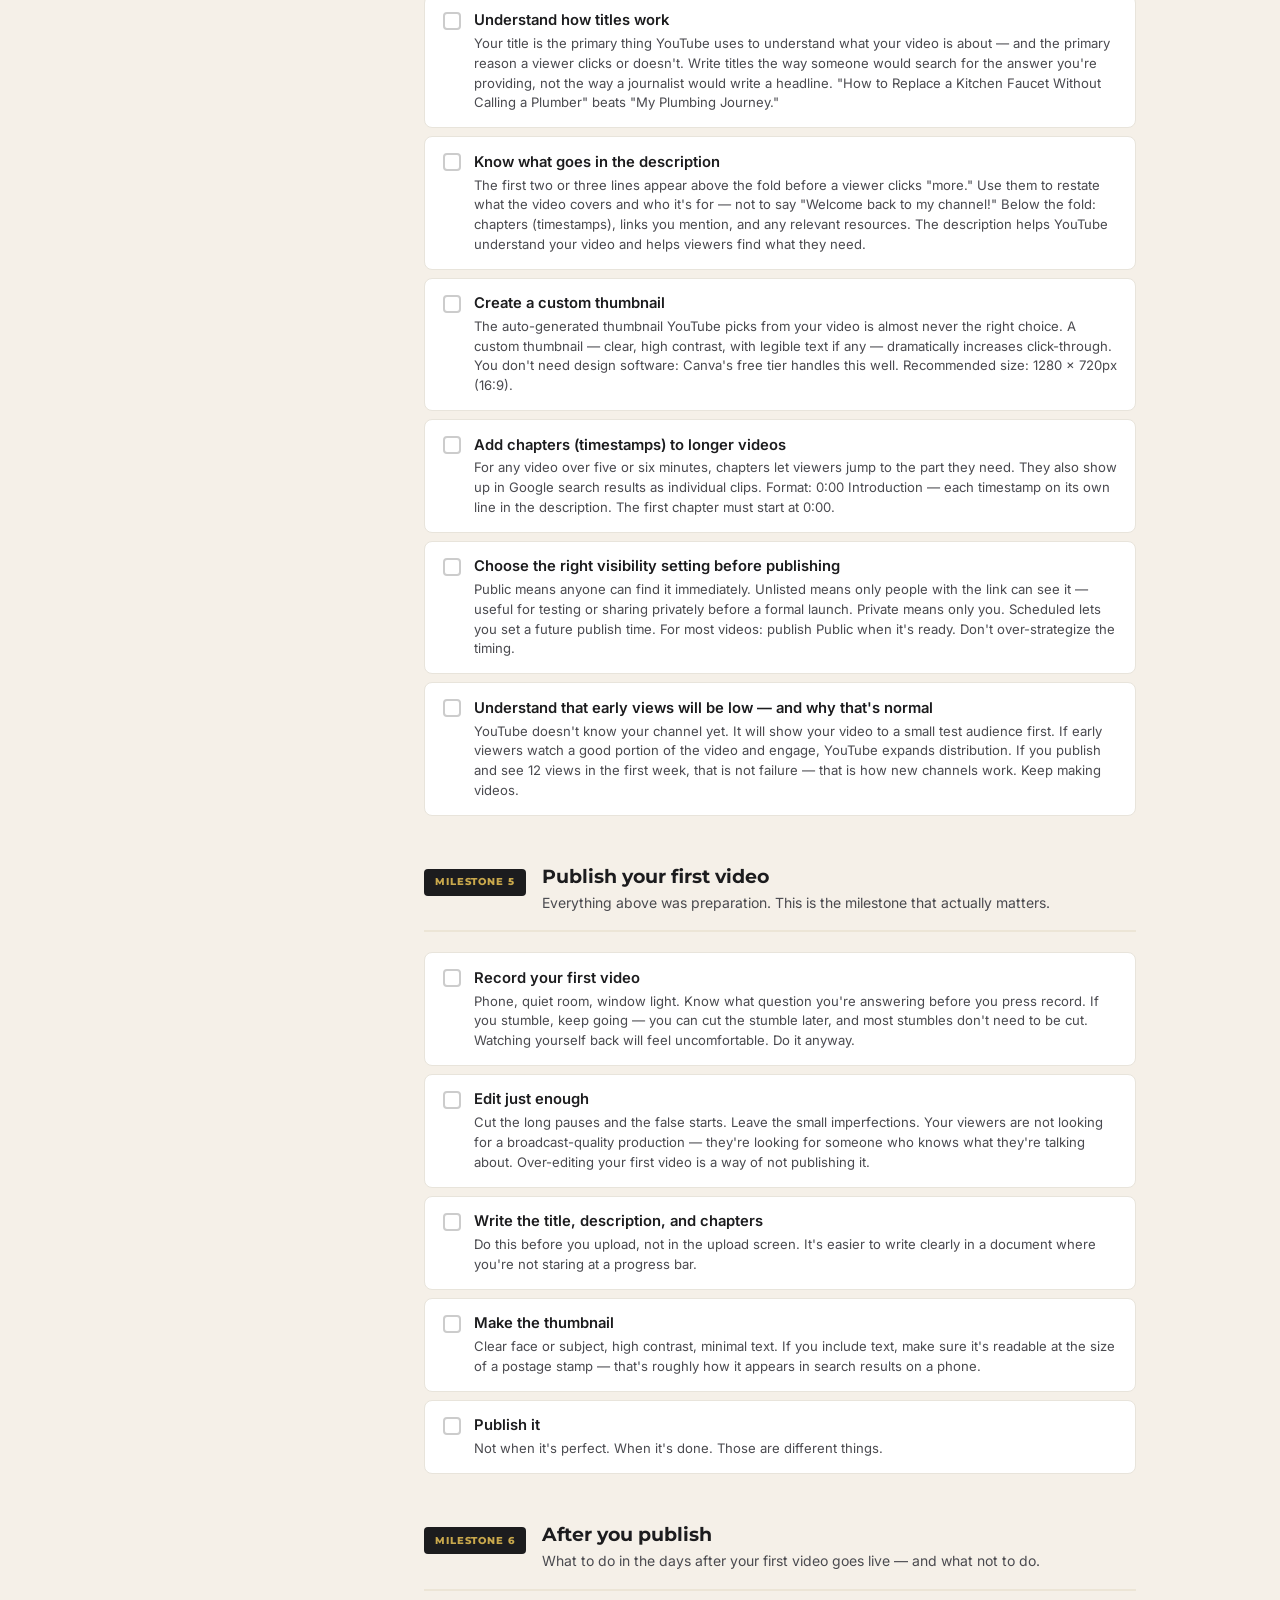
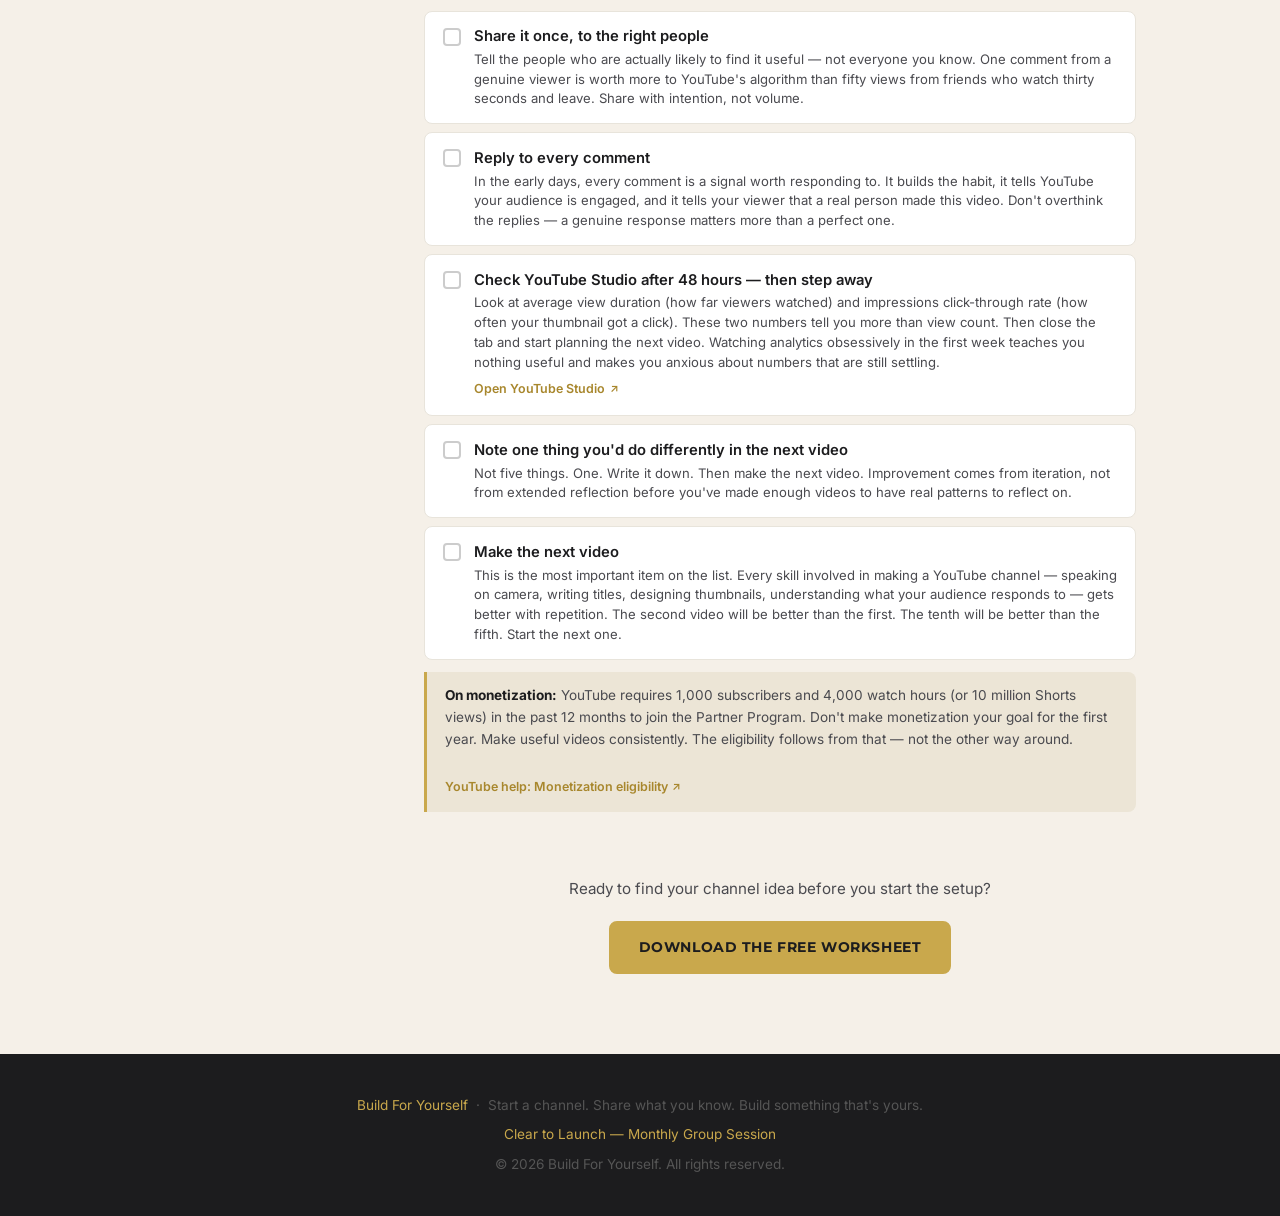
<file: channel-checklist.html>
<!DOCTYPE html>
<html lang="en">
<head>
  <meta charset="UTF-8" />
  <meta name="viewport" content="width=device-width, initial-scale=1.0" />
  <title>YouTube Channel Checklist — Build For Yourself</title>
  <meta name="description" content="A milestone-based checklist for starting a YouTube channel. Focused on decisions — not button locations that change every six months." />
  <link rel="preconnect" href="https://fonts.googleapis.com" />
  <link rel="preconnect" href="https://fonts.gstatic.com" crossorigin />
  <link href="https://fonts.googleapis.com/css2?family=Montserrat:wght@600;700;800&family=Inter:wght@400;500;600&display=swap" rel="stylesheet" />
  <link rel="stylesheet" href="style.css" />
  <style>

    body { background: var(--cream); }

    /* ── Header ── */
    .cl-header {
      background: var(--charcoal);
      border-bottom: 1px solid var(--charcoal-80);
      padding: 1rem 0;
      position: sticky;
      top: 0;
      z-index: 100;
    }

    .cl-header.scrolled { box-shadow: 0 2px 20px rgba(0,0,0,0.4); }

    /* ── Hero ── */
    .cl-hero {
      background: var(--charcoal);
      padding: 4.5rem 0 3.5rem;
      border-bottom: 3px solid var(--gold);
    }

    .cl-hero-inner { max-width: 700px; }

    .cl-hero h1 {
      font-family: var(--font-head);
      font-size: clamp(1.9rem, 4.5vw, 2.8rem);
      font-weight: 800;
      color: var(--white);
      line-height: 1.15;
      margin-bottom: 1rem;
    }

    .cl-hero p {
      font-size: 1.05rem;
      color: var(--text-light);
      line-height: 1.8;
      max-width: 580px;
      margin-bottom: 1.5rem;
    }

    /* ── Freshness bar ── */
    .freshness-bar {
      background: var(--charcoal-90);
      border: 1px solid var(--charcoal-80);
      border-radius: var(--radius);
      padding: 0.75rem 1.25rem;
      display: inline-flex;
      align-items: center;
      gap: 0.75rem;
      font-size: 0.85rem;
      color: var(--text-light);
    }

    .freshness-dot {
      width: 8px;
      height: 8px;
      border-radius: 50%;
      background: var(--green, #3ecf6e);
      flex-shrink: 0;
    }

    .freshness-bar strong { color: var(--white); }

    /* ── Progress bar ── */
    .progress-bar-wrap {
      background: var(--cream-dark);
      border-bottom: 1px solid #ddd;
      padding: 0.75rem 0;
      position: sticky;
      top: 65px;
      z-index: 90;
    }

    .progress-inner {
      display: flex;
      align-items: center;
      gap: 1rem;
    }

    .progress-label {
      font-family: var(--font-head);
      font-size: 0.72rem;
      font-weight: 700;
      color: var(--text-mid);
      white-space: nowrap;
    }

    .progress-track {
      flex: 1;
      height: 6px;
      background: #ddd;
      border-radius: 100px;
      overflow: hidden;
    }

    .progress-fill {
      height: 100%;
      background: var(--gold);
      border-radius: 100px;
      transition: width 0.3s ease;
      width: 0%;
    }

    .progress-count {
      font-family: var(--font-head);
      font-size: 0.72rem;
      font-weight: 700;
      color: var(--gold-dark);
      white-space: nowrap;
    }

    /* ── Main layout ── */
    .cl-body {
      max-width: 760px;
      margin: 0 auto;
      padding: 3rem 1.5rem 5rem;
    }

    /* ── Milestone ── */
    .milestone {
      margin-bottom: 3rem;
    }

    .milestone-header {
      display: flex;
      align-items: flex-start;
      gap: 1rem;
      margin-bottom: 1.25rem;
      padding-bottom: 1rem;
      border-bottom: 2px solid var(--cream-dark);
    }

    .milestone-badge {
      background: var(--charcoal);
      color: var(--gold);
      font-family: var(--font-head);
      font-size: 0.65rem;
      font-weight: 800;
      letter-spacing: 0.08em;
      text-transform: uppercase;
      padding: 0.3rem 0.7rem;
      border-radius: 4px;
      white-space: nowrap;
      flex-shrink: 0;
      margin-top: 0.3rem;
    }

    .milestone-header h2 {
      font-size: 1.2rem;
      color: var(--charcoal);
      margin-bottom: 0.2rem;
      line-height: 1.3;
    }

    .milestone-desc {
      font-size: 0.875rem;
      color: var(--text-mid);
      line-height: 1.6;
      margin: 0;
    }

    /* ── Checklist items ── */
    .checklist {
      display: flex;
      flex-direction: column;
      gap: 0.5rem;
    }

    .cl-item {
      display: flex;
      align-items: flex-start;
      gap: 0.85rem;
      background: var(--white);
      border: 1px solid #e8e4db;
      border-radius: var(--radius);
      padding: 0.9rem 1.1rem;
      cursor: pointer;
      transition: border-color 0.15s, background 0.15s;
      user-select: none;
    }

    .cl-item:hover { border-color: var(--gold); }

    .cl-item.checked {
      background: #f8f5ee;
      border-color: #d4c89a;
    }

    .cl-item input[type="checkbox"] {
      appearance: none;
      -webkit-appearance: none;
      width: 18px;
      height: 18px;
      border: 2px solid #ccc;
      border-radius: 4px;
      flex-shrink: 0;
      margin-top: 0.1rem;
      cursor: pointer;
      position: relative;
      transition: background 0.15s, border-color 0.15s;
    }

    .cl-item input[type="checkbox"]:checked {
      background: var(--gold);
      border-color: var(--gold);
    }

    .cl-item input[type="checkbox"]:checked::after {
      content: '';
      position: absolute;
      left: 4px;
      top: 1px;
      width: 6px;
      height: 10px;
      border: 2px solid white;
      border-top: none;
      border-left: none;
      transform: rotate(45deg);
    }

    .cl-item-body { flex: 1; }

    .cl-item-title {
      font-size: 0.925rem;
      font-weight: 600;
      color: var(--charcoal);
      line-height: 1.4;
      margin-bottom: 0.2rem;
    }

    .cl-item.checked .cl-item-title {
      color: var(--text-mid);
      text-decoration: line-through;
      text-decoration-color: #bbb;
    }

    .cl-item-note {
      font-size: 0.82rem;
      color: var(--text-mid);
      line-height: 1.5;
    }

    .cl-item.checked .cl-item-note { color: #aaa; }

    .cl-item-link {
      display: inline-flex;
      align-items: center;
      gap: 0.3rem;
      font-size: 0.78rem;
      font-weight: 600;
      color: var(--gold-dark);
      text-decoration: none;
      margin-top: 0.35rem;
    }

    .cl-item-link:hover { text-decoration: underline; }
    .cl-item-link::after { content: '↗'; font-size: 0.7rem; }

    /* ── Note callouts ── */
    .cl-note {
      background: var(--cream-dark);
      border-left: 3px solid var(--gold);
      border-radius: 0 var(--radius) var(--radius) 0;
      padding: 0.85rem 1.1rem;
      margin-top: 0.75rem;
      font-size: 0.85rem;
      color: var(--text-mid);
      line-height: 1.6;
    }

    .cl-note strong { color: var(--charcoal); }

    /* ── Section divider ── */
    .section-divider {
      border: none;
      border-top: 1px dashed #ddd;
      margin: 2rem 0;
    }

    /* ── Footer ── */
    .cl-footer {
      background: var(--charcoal);
      padding: 2.5rem 0;
      text-align: center;
    }

    .cl-footer p {
      font-size: 0.85rem;
      color: #555;
    }

    .cl-footer a { color: var(--gold); }

    /* ── Reset button ── */
    .reset-btn {
      background: none;
      border: 1px solid #ccc;
      border-radius: var(--radius);
      padding: 0.4rem 1rem;
      font-family: var(--font-head);
      font-size: 0.72rem;
      font-weight: 700;
      color: #999;
      cursor: pointer;
      letter-spacing: 0.05em;
      text-transform: uppercase;
      transition: color 0.15s, border-color 0.15s;
    }

    .reset-btn:hover { color: var(--charcoal); border-color: var(--charcoal); }

    @media (max-width: 600px) {
      .cl-hero { padding: 3rem 0 2.5rem; }
      .progress-bar-wrap { top: 60px; }
    }

    /* ══════════════════════════════════════════════
       DUAL COLUMN LAYOUT
    ══════════════════════════════════════════════ */
    .dual-layout {
      display: grid;
      grid-template-columns: 280px 1fr;
      align-items: start;
      min-height: 60vh;
    }

    /* ── My Progress sidebar ── */
    .my-progress {
      background: var(--charcoal);
      border-right: 1px solid var(--charcoal-80);
      position: sticky;
      top: 178px; /* header (~130px) + progress bar (~48px) */
      max-height: calc(100vh - 178px);
      overflow-y: auto;
      scrollbar-width: thin;
      scrollbar-color: var(--charcoal-80) transparent;
    }

    .mp-toggle { display: none; }

    .mp-inner { padding: 1.5rem 1.25rem 2.5rem; }

    .mp-heading {
      font-family: var(--font-head);
      font-size: 0.63rem;
      font-weight: 800;
      letter-spacing: 0.1em;
      text-transform: uppercase;
      color: var(--gold);
      margin-bottom: 1.25rem;
      padding-bottom: 0.6rem;
      border-bottom: 1px solid var(--charcoal-80);
    }

    .mp-milestone { margin-bottom: 1.5rem; }

    .mp-milestone-title {
      font-family: var(--font-head);
      font-size: 0.58rem;
      font-weight: 800;
      letter-spacing: 0.07em;
      text-transform: uppercase;
      color: #3a3a42;
      margin-bottom: 0.5rem;
      padding-bottom: 0.3rem;
      border-bottom: 1px solid #222227;
    }

    .mp-milestone-title.complete { color: var(--gold); }
    .mp-milestone-title.in-progress { color: #7a7a8a; }

    .mp-item { margin-bottom: 0.4rem; }

    .mp-item-row {
      display: flex;
      align-items: flex-start;
      gap: 0.5rem;
    }

    .mp-dot {
      width: 13px;
      height: 13px;
      border-radius: 50%;
      flex-shrink: 0;
      margin-top: 0.13rem;
      font-size: 0.48rem;
      font-weight: 900;
      display: flex;
      align-items: center;
      justify-content: center;
      color: white;
    }

    .mp-dot.done { background: #3ecf6e; }
    .mp-dot.done::after { content: '✓'; }
    .mp-dot.pending { border: 1.5px solid #333338; }

    .mp-item-title {
      font-size: 0.77rem;
      line-height: 1.4;
      font-weight: 500;
    }

    .mp-item-title.done { color: #9090a0; }
    .mp-item-title.pending { color: #36363c; }

    .mp-note {
      margin: 0.25rem 0 0 1.35rem;
      padding: 0.3rem 0.55rem;
      background: rgba(62, 207, 110, 0.07);
      border-left: 2px solid #3ecf6e;
      border-radius: 0 3px 3px 0;
      font-size: 0.7rem;
      color: #6ecf8e;
      line-height: 1.5;
      font-style: italic;
    }

    .mp-note a { color: #6ecf8e; }

    .mp-not-started {
      font-size: 0.68rem;
      color: #2e2e34;
      font-style: italic;
      margin-left: 0.25rem;
    }

    /* ── Visitor column ── */
    .visitor-col { background: var(--cream); }

    /* ── Mobile ── */
    @media (max-width: 900px) {
      .dual-layout {
        grid-template-columns: 1fr;
      }

      .my-progress {
        position: static;
        max-height: none;
        overflow-y: visible;
        order: 2;
        border-right: none;
        border-top: 2px solid var(--charcoal-80);
      }

      .mp-toggle {
        display: flex;
        width: 100%;
        align-items: center;
        justify-content: space-between;
        padding: 1rem 1.5rem;
        background: none;
        border: none;
        cursor: pointer;
        font-family: var(--font-head);
        font-size: 0.72rem;
        font-weight: 800;
        letter-spacing: 0.08em;
        text-transform: uppercase;
        color: var(--gold);
      }

      .mp-chevron {
        font-size: 0.6rem;
        transition: transform 0.2s;
        display: inline-block;
      }

      .mp-toggle[aria-expanded="true"] .mp-chevron { transform: rotate(180deg); }

      .mp-inner {
        display: none;
        border-top: 1px solid var(--charcoal-80);
      }

      .mp-inner.open { display: block; }

      .visitor-col { order: 1; }
    }
  </style>
  <link rel="icon" href="/favicon.svg" type="image/svg+xml" />
  <link rel="icon" href="/favicon.ico" sizes="any" />
  <link rel="apple-touch-icon" href="/apple-touch-icon.png" />
</head>
<body>

  <!-- NAV -->
  <header class="cl-header" id="cl-header">
    <nav class="nav container">
      <a href="/" class="nav-logo"><img src="/buildforyourselfnow-logo.svg" alt="Build For Yourself" class="nav-logo-img nav-logo-full" /></a>
      <ul class="nav-links">
        <li><a href="/start-here.html">Start Here</a></li>
        <li><a href="/#roadmap">Roadmap</a></li>
        <li><a href="/channel-checklist.html">Checklist</a></li>
        <li><a href="/find-your-channel-idea.pdf" download>Free Worksheet</a></li>
        <li><a href="/build-log.html">Build Log</a></li>
        <li><a href="https://www.youtube.com/@BuildForYourself" target="_blank" rel="noopener" class="btn btn-outline">YouTube Channel</a></li>
      </ul>
      <button class="nav-toggle" aria-label="Toggle navigation" aria-expanded="false">
        <span></span><span></span><span></span>
      </button>
    </nav>
  </header>

  <!-- HERO -->
  <section class="cl-hero">
    <div class="container cl-hero-inner">
      <p class="eyebrow">Your Channel Setup Guide</p>
      <h1>How to Start a YouTube Channel — The Right Order</h1>
      <p>Most guides walk you through button locations that change every few months. This one focuses on the decisions and milestones that stay true regardless of how YouTube rearranges its menus.</p>
      <div class="freshness-bar">
        <span class="freshness-dot"></span>
        <span>Last reviewed: <strong id="last-reviewed">July 2025</strong></span>
        <span style="color: #444;">·</span>
        <span>For current interface steps, links go directly to YouTube's help center.</span>
      </div>
    </div>
  </section>

  <!-- PROGRESS -->
  <div class="progress-bar-wrap">
    <div class="container progress-inner">
      <span class="progress-label">Your Progress</span>
      <div class="progress-track">
        <div class="progress-fill" id="progress-fill"></div>
      </div>
      <span class="progress-count" id="progress-count">0 / 0 complete</span>
      <button class="reset-btn" id="reset-btn">Reset</button>
    </div>
  </div>

  <!-- CHECKLIST BODY -->
  <div class="dual-layout">

  <!-- ░░ MY PROGRESS SIDEBAR ░░ -->
  <aside class="my-progress">
    <button class="mp-toggle" id="mp-toggle" aria-expanded="false">
      Cale's Progress <span class="mp-chevron">▼</span>
    </button>
    <div class="mp-inner" id="mp-inner">
      <p class="mp-heading">My Channel Progress</p>

      <!-- M1 -->
      <div class="mp-milestone">
        <p class="mp-milestone-title complete">Milestone 1 — Decide before you build</p>
        <div class="mp-item">
          <div class="mp-item-row"><span class="mp-dot done"></span><span class="mp-item-title done">Choose your channel name</span></div>
          <p class="mp-note">Chose Build For Yourself — direct, describes exactly what the channel is.</p>
        </div>
        <div class="mp-item">
          <div class="mp-item-row"><span class="mp-dot done"></span><span class="mp-item-title done">Write your channel promise</span></div>
          <p class="mp-note">Helps adults 50+ build a YouTube channel from scratch — documented publicly.</p>
        </div>
        <div class="mp-item">
          <div class="mp-item-row"><span class="mp-dot done"></span><span class="mp-item-title done">Check your handle</span></div>
          <p class="mp-note">Confirmed @BuildForYourself was available and claimed it.</p>
        </div>
        <div class="mp-item">
          <div class="mp-item-row"><span class="mp-dot done"></span><span class="mp-item-title done">Personal or brand account</span></div>
          <p class="mp-note">Used a Brand Account — Dansbee Designs already occupied my personal Google account.</p>
        </div>
        <div class="mp-item">
          <div class="mp-item-row"><span class="mp-dot done"></span><span class="mp-item-title done">First three video topics</span></div>
          <p class="mp-note">Topics captured in the <a href="/build-log.html">Build Log</a>.</p>
        </div>
      </div>

      <!-- M2 -->
      <div class="mp-milestone">
        <p class="mp-milestone-title complete">Milestone 2 — Create and verify your channel</p>
        <div class="mp-item">
          <div class="mp-item-row"><span class="mp-dot done"></span><span class="mp-item-title done">Create your YouTube channel</span></div>
        </div>
        <div class="mp-item">
          <div class="mp-item-row"><span class="mp-dot done"></span><span class="mp-item-title done">Verify account with phone number</span></div>
        </div>
        <div class="mp-item">
          <div class="mp-item-row"><span class="mp-dot done"></span><span class="mp-item-title done">Set handle (@BuildForYourself)</span></div>
        </div>
        <div class="mp-item">
          <div class="mp-item-row"><span class="mp-dot done"></span><span class="mp-item-title done">Enable two-factor authentication</span></div>
        </div>
      </div>

      <!-- M3 -->
      <div class="mp-milestone">
        <p class="mp-milestone-title in-progress">Milestone 3 — Set up your channel presence</p>
        <div class="mp-item">
          <div class="mp-item-row"><span class="mp-dot done"></span><span class="mp-item-title done">Write channel description</span></div>
          <p class="mp-note">Written and published — focused on people over 50 ready to build something for themselves.</p>
        </div>
        <div class="mp-item">
          <div class="mp-item-row"><span class="mp-dot done"></span><span class="mp-item-title done">Upload a profile picture</span></div>
          <p class="mp-note">Used the Build For Yourself logo.</p>
        </div>
        <div class="mp-item">
          <div class="mp-item-row"><span class="mp-dot done"></span><span class="mp-item-title done">Create and upload channel art</span></div>
          <p class="mp-note">Banner created and published.</p>
        </div>
        <div class="mp-item">
          <div class="mp-item-row"><span class="mp-dot pending"></span><span class="mp-item-title pending">Add website and social links</span></div>
        </div>
        <div class="mp-item">
          <div class="mp-item-row"><span class="mp-dot pending"></span><span class="mp-item-title pending">Decide on channel trailer approach</span></div>
        </div>
      </div>

      <!-- M4-M6 -->
      <div class="mp-milestone">
        <p class="mp-milestone-title">Milestone 4 — Understand how uploading works</p>
        <p class="mp-not-started">Not started yet</p>
      </div>
      <div class="mp-milestone">
        <p class="mp-milestone-title">Milestone 5 — Publish your first video</p>
        <p class="mp-not-started">Not started yet</p>
      </div>
      <div class="mp-milestone">
        <p class="mp-milestone-title">Milestone 6 — After you publish</p>
        <p class="mp-not-started">Not started yet</p>
      </div>

    </div>
  </aside>

  <!-- ░░ VISITOR CHECKLIST ░░ -->
  <div class="visitor-col">
  <div class="cl-body">

    <!-- ── MILESTONE 1 ── -->
    <div class="milestone">
      <div class="milestone-header">
        <span class="milestone-badge">Milestone 1</span>
        <div>
          <h2>Decide before you build</h2>
          <p class="milestone-desc">These decisions take five minutes to make carelessly and months to undo. Get them right before you touch YouTube.</p>
        </div>
      </div>
      <div class="checklist">

        <label class="cl-item">
          <input type="checkbox" data-key="m1-1" />
          <div class="cl-item-body">
            <p class="cl-item-title">Choose your channel name</p>
            <p class="cl-item-note">Pick something clear and specific enough that a stranger knows what the channel is about. Avoid clever names that require explanation. You can change this later, but your early subscribers will have found you under this name — changing it causes confusion.</p>
          </div>
        </label>

        <label class="cl-item">
          <input type="checkbox" data-key="m1-2" />
          <div class="cl-item-body">
            <p class="cl-item-title">Write your channel promise in one sentence</p>
            <p class="cl-item-note">My channel helps [who] learn how to [what] so they can [why]. This sentence drives every future decision about what to make and what to skip.</p>
          </div>
        </label>

        <label class="cl-item">
          <input type="checkbox" data-key="m1-3" />
          <div class="cl-item-body">
            <p class="cl-item-title">Check your handle (@username) is available</p>
            <p class="cl-item-note">Your handle is your unique YouTube identity — it appears in your channel URL and when people tag you in comments. Check availability before you commit to a name. Handles can be changed, but consistency builds recognition.</p>
            <a class="cl-item-link" href="https://support.google.com/youtube/answer/11585688" target="_blank" rel="noopener">YouTube help: Create or change your handle</a>
          </div>
        </label>

        <label class="cl-item">
          <input type="checkbox" data-key="m1-4" />
          <div class="cl-item-body">
            <p class="cl-item-title">Decide whether to use a personal or brand Google account</p>
            <p class="cl-item-note">A Brand Account lets multiple people manage the channel and keeps your YouTube separate from your personal Gmail. For a solo creator just starting out, a personal Google account is fine. If you ever plan to have help or hand off access, set up a Brand Account from the start.</p>
            <a class="cl-item-link" href="https://support.google.com/youtube/answer/2897336" target="_blank" rel="noopener">YouTube help: Brand accounts explained</a>
          </div>
        </label>

        <label class="cl-item">
          <input type="checkbox" data-key="m1-5" />
          <div class="cl-item-body">
            <p class="cl-item-title">Identify your first three video topics</p>
            <p class="cl-item-note">You don't need to script them yet. Just know what they are. This confirms you actually have things to say before you invest time in setup — and makes the moment after launch less blank.</p>
          </div>
        </label>

      </div>
    </div>

    <!-- ── MILESTONE 2 ── -->
    <div class="milestone">
      <div class="milestone-header">
        <span class="milestone-badge">Milestone 2</span>
        <div>
          <h2>Create and verify your channel</h2>
          <p class="milestone-desc">The mechanical setup. Links go to YouTube's own instructions — they keep these current so you don't have to rely on a guide that might be six months out of date.</p>
        </div>
      </div>
      <div class="checklist">

        <label class="cl-item">
          <input type="checkbox" data-key="m2-1" />
          <div class="cl-item-body">
            <p class="cl-item-title">Create your YouTube channel</p>
            <p class="cl-item-note">Sign in to YouTube with your Google account and create the channel. The interface for this changes periodically — use YouTube's current guide rather than any screenshot-based tutorial you find online.</p>
            <a class="cl-item-link" href="https://support.google.com/youtube/answer/1646861" target="_blank" rel="noopener">YouTube help: Create a channel</a>
          </div>
        </label>

        <label class="cl-item">
          <input type="checkbox" data-key="m2-2" />
          <div class="cl-item-body">
            <p class="cl-item-title">Verify your account with a phone number</p>
            <p class="cl-item-note">Verification unlocks the ability to upload videos longer than 15 minutes, add custom thumbnails, and go live. Do this before you try to upload anything. Takes two minutes.</p>
            <a class="cl-item-link" href="https://support.google.com/youtube/answer/171664" target="_blank" rel="noopener">YouTube help: Verify your account</a>
          </div>
        </label>

        <label class="cl-item">
          <input type="checkbox" data-key="m2-3" />
          <div class="cl-item-body">
            <p class="cl-item-title">Set your handle (@username)</p>
            <p class="cl-item-note">Once your channel is created, claim your handle. It forms your channel URL (youtube.com/@yourhandle) and is how people mention you in comments and community posts.</p>
          </div>
        </label>

        <label class="cl-item">
          <input type="checkbox" data-key="m2-4" />
          <div class="cl-item-body">
            <p class="cl-item-title">Enable two-factor authentication on your Google account</p>
            <p class="cl-item-note">Your YouTube channel is your Google account. If someone gets into your Google account, they have your channel. Two-factor authentication is the single most important security step you can take and takes five minutes.</p>
            <a class="cl-item-link" href="https://myaccount.google.com/security" target="_blank" rel="noopener">Google account: Security settings</a>
          </div>
        </label>

      </div>
    </div>

    <!-- ── MILESTONE 3 ── -->
    <div class="milestone">
      <div class="milestone-header">
        <span class="milestone-badge">Milestone 3</span>
        <div>
          <h2>Set up your channel presence</h2>
          <p class="milestone-desc">First impressions matter. A complete channel profile tells new visitors that this is a real channel worth their time.</p>
        </div>
      </div>
      <div class="checklist">

        <label class="cl-item">
          <input type="checkbox" data-key="m3-1" />
          <div class="cl-item-body">
            <p class="cl-item-title">Write your channel description</p>
            <p class="cl-item-note">Two or three sentences. Who is this channel for, what will they learn, and why should they trust you to teach it? This is not a bio — it is a promise to a potential subscriber. Write it in second person ("You'll learn how to...") rather than talking about yourself.</p>
          </div>
        </label>

        <label class="cl-item">
          <input type="checkbox" data-key="m3-2" />
          <div class="cl-item-body">
            <p class="cl-item-title">Upload a profile picture</p>
            <p class="cl-item-note">For a personal channel, a clear, well-lit photo of your face builds trust fastest. It appears next to every comment you leave, every video you post, and in search results. A logo works too, but a face is more approachable — especially for a channel built on personal experience.</p>
            <a class="cl-item-link" href="https://support.google.com/youtube/answer/2972003" target="_blank" rel="noopener">YouTube help: Channel art specs</a>
          </div>
        </label>

        <label class="cl-item">
          <input type="checkbox" data-key="m3-3" />
          <div class="cl-item-body">
            <p class="cl-item-title">Create and upload channel art (banner)</p>
            <p class="cl-item-note">The banner appears at the top of your channel page. It doesn't need to be elaborate — your channel name and a simple tagline on a clean background is enough. YouTube's recommended size is 2560 × 1440px, but the "safe zone" that shows on all devices is the center 1546 × 423px. Design for that center area.</p>
          </div>
        </label>

        <label class="cl-item">
          <input type="checkbox" data-key="m3-4" />
          <div class="cl-item-body">
            <p class="cl-item-title">Add your website and social links</p>
            <p class="cl-item-note">YouTube lets you display links on your channel. Add your website if you have one. Don't feel pressure to list every social platform — only include links you actually want people to follow.</p>
          </div>
        </label>

        <label class="cl-item">
          <input type="checkbox" data-key="m3-5" />
          <div class="cl-item-body">
            <p class="cl-item-title">Decide on your channel trailer approach</p>
            <p class="cl-item-note">YouTube lets you feature a trailer video for new visitors. You can add this later once you have a video worth featuring. For now, decide: will your first video serve as the trailer, or will you make a short dedicated introduction? Either is fine — just make the decision so you're not paralyzed by it later.</p>
          </div>
        </label>

      </div>

      <div class="cl-note">
        <strong>A note on perfection:</strong> Your channel art, description, and profile photo can all be updated any time with no penalty. Get them good enough and move on. The videos are what matter.
      </div>
    </div>

    <!-- ── MILESTONE 4 ── -->
    <div class="milestone">
      <div class="milestone-header">
        <span class="milestone-badge">Milestone 4</span>
        <div>
          <h2>Understand what happens when you upload</h2>
          <p class="milestone-desc">Before you publish your first video, know what each field does. Getting this right is the difference between a video that gets found and one that doesn't.</p>
        </div>
      </div>
      <div class="checklist">

        <label class="cl-item">
          <input type="checkbox" data-key="m4-1" />
          <div class="cl-item-body">
            <p class="cl-item-title">Understand how titles work</p>
            <p class="cl-item-note">Your title is the primary thing YouTube uses to understand what your video is about — and the primary reason a viewer clicks or doesn't. Write titles the way someone would search for the answer you're providing, not the way a journalist would write a headline. "How to Replace a Kitchen Faucet Without Calling a Plumber" beats "My Plumbing Journey."</p>
          </div>
        </label>

        <label class="cl-item">
          <input type="checkbox" data-key="m4-2" />
          <div class="cl-item-body">
            <p class="cl-item-title">Know what goes in the description</p>
            <p class="cl-item-note">The first two or three lines appear above the fold before a viewer clicks "more." Use them to restate what the video covers and who it's for — not to say "Welcome back to my channel!" Below the fold: chapters (timestamps), links you mention, and any relevant resources. The description helps YouTube understand your video and helps viewers find what they need.</p>
          </div>
        </label>

        <label class="cl-item">
          <input type="checkbox" data-key="m4-3" />
          <div class="cl-item-body">
            <p class="cl-item-title">Create a custom thumbnail</p>
            <p class="cl-item-note">The auto-generated thumbnail YouTube picks from your video is almost never the right choice. A custom thumbnail — clear, high contrast, with legible text if any — dramatically increases click-through. You don't need design software: Canva's free tier handles this well. Recommended size: 1280 × 720px (16:9).</p>
          </div>
        </label>

        <label class="cl-item">
          <input type="checkbox" data-key="m4-4" />
          <div class="cl-item-body">
            <p class="cl-item-title">Add chapters (timestamps) to longer videos</p>
            <p class="cl-item-note">For any video over five or six minutes, chapters let viewers jump to the part they need. They also show up in Google search results as individual clips. Format: 0:00 Introduction — each timestamp on its own line in the description. The first chapter must start at 0:00.</p>
          </div>
        </label>

        <label class="cl-item">
          <input type="checkbox" data-key="m4-5" />
          <div class="cl-item-body">
            <p class="cl-item-title">Choose the right visibility setting before publishing</p>
            <p class="cl-item-note">Public means anyone can find it immediately. Unlisted means only people with the link can see it — useful for testing or sharing privately before a formal launch. Private means only you. Scheduled lets you set a future publish time. For most videos: publish Public when it's ready. Don't over-strategize the timing.</p>
          </div>
        </label>

        <label class="cl-item">
          <input type="checkbox" data-key="m4-6" />
          <div class="cl-item-body">
            <p class="cl-item-title">Understand that early views will be low — and why that's normal</p>
            <p class="cl-item-note">YouTube doesn't know your channel yet. It will show your video to a small test audience first. If early viewers watch a good portion of the video and engage, YouTube expands distribution. If you publish and see 12 views in the first week, that is not failure — that is how new channels work. Keep making videos.</p>
          </div>
        </label>

      </div>
    </div>

    <!-- ── MILESTONE 5 ── -->
    <div class="milestone">
      <div class="milestone-header">
        <span class="milestone-badge">Milestone 5</span>
        <div>
          <h2>Publish your first video</h2>
          <p class="milestone-desc">Everything above was preparation. This is the milestone that actually matters.</p>
        </div>
      </div>
      <div class="checklist">

        <label class="cl-item">
          <input type="checkbox" data-key="m5-1" />
          <div class="cl-item-body">
            <p class="cl-item-title">Record your first video</p>
            <p class="cl-item-note">Phone, quiet room, window light. Know what question you're answering before you press record. If you stumble, keep going — you can cut the stumble later, and most stumbles don't need to be cut. Watching yourself back will feel uncomfortable. Do it anyway.</p>
          </div>
        </label>

        <label class="cl-item">
          <input type="checkbox" data-key="m5-2" />
          <div class="cl-item-body">
            <p class="cl-item-title">Edit just enough</p>
            <p class="cl-item-note">Cut the long pauses and the false starts. Leave the small imperfections. Your viewers are not looking for a broadcast-quality production — they're looking for someone who knows what they're talking about. Over-editing your first video is a way of not publishing it.</p>
          </div>
        </label>

        <label class="cl-item">
          <input type="checkbox" data-key="m5-3" />
          <div class="cl-item-body">
            <p class="cl-item-title">Write the title, description, and chapters</p>
            <p class="cl-item-note">Do this before you upload, not in the upload screen. It's easier to write clearly in a document where you're not staring at a progress bar.</p>
          </div>
        </label>

        <label class="cl-item">
          <input type="checkbox" data-key="m5-4" />
          <div class="cl-item-body">
            <p class="cl-item-title">Make the thumbnail</p>
            <p class="cl-item-note">Clear face or subject, high contrast, minimal text. If you include text, make sure it's readable at the size of a postage stamp — that's roughly how it appears in search results on a phone.</p>
          </div>
        </label>

        <label class="cl-item">
          <input type="checkbox" data-key="m5-5" />
          <div class="cl-item-body">
            <p class="cl-item-title">Publish it</p>
            <p class="cl-item-note">Not when it's perfect. When it's done. Those are different things.</p>
          </div>
        </label>

      </div>
    </div>

    <!-- ── MILESTONE 6 ── -->
    <div class="milestone">
      <div class="milestone-header">
        <span class="milestone-badge">Milestone 6</span>
        <div>
          <h2>After you publish</h2>
          <p class="milestone-desc">What to do in the days after your first video goes live — and what not to do.</p>
        </div>
      </div>
      <div class="checklist">

        <label class="cl-item">
          <input type="checkbox" data-key="m6-1" />
          <div class="cl-item-body">
            <p class="cl-item-title">Share it once, to the right people</p>
            <p class="cl-item-note">Tell the people who are actually likely to find it useful — not everyone you know. One comment from a genuine viewer is worth more to YouTube's algorithm than fifty views from friends who watch thirty seconds and leave. Share with intention, not volume.</p>
          </div>
        </label>

        <label class="cl-item">
          <input type="checkbox" data-key="m6-2" />
          <div class="cl-item-body">
            <p class="cl-item-title">Reply to every comment</p>
            <p class="cl-item-note">In the early days, every comment is a signal worth responding to. It builds the habit, it tells YouTube your audience is engaged, and it tells your viewer that a real person made this video. Don't overthink the replies — a genuine response matters more than a perfect one.</p>
          </div>
        </label>

        <label class="cl-item">
          <input type="checkbox" data-key="m6-3" />
          <div class="cl-item-body">
            <p class="cl-item-title">Check YouTube Studio after 48 hours — then step away</p>
            <p class="cl-item-note">Look at average view duration (how far viewers watched) and impressions click-through rate (how often your thumbnail got a click). These two numbers tell you more than view count. Then close the tab and start planning the next video. Watching analytics obsessively in the first week teaches you nothing useful and makes you anxious about numbers that are still settling.</p>
            <a class="cl-item-link" href="https://studio.youtube.com" target="_blank" rel="noopener">Open YouTube Studio</a>
          </div>
        </label>

        <label class="cl-item">
          <input type="checkbox" data-key="m6-4" />
          <div class="cl-item-body">
            <p class="cl-item-title">Note one thing you'd do differently in the next video</p>
            <p class="cl-item-note">Not five things. One. Write it down. Then make the next video. Improvement comes from iteration, not from extended reflection before you've made enough videos to have real patterns to reflect on.</p>
          </div>
        </label>

        <label class="cl-item">
          <input type="checkbox" data-key="m6-5" />
          <div class="cl-item-body">
            <p class="cl-item-title">Make the next video</p>
            <p class="cl-item-note">This is the most important item on the list. Every skill involved in making a YouTube channel — speaking on camera, writing titles, designing thumbnails, understanding what your audience responds to — gets better with repetition. The second video will be better than the first. The tenth will be better than the fifth. Start the next one.</p>
          </div>
        </label>

      </div>

      <div class="cl-note">
        <strong>On monetization:</strong> YouTube requires 1,000 subscribers and 4,000 watch hours (or 10 million Shorts views) in the past 12 months to join the Partner Program. Don't make monetization your goal for the first year. Make useful videos consistently. The eligibility follows from that — not the other way around.
        <br><br>
        <a class="cl-item-link" href="https://support.google.com/youtube/answer/72857" target="_blank" rel="noopener" style="display:inline-flex; margin-top: 0.3rem;">YouTube help: Monetization eligibility</a>
      </div>
    </div>

    <!-- CTA -->
    <div style="text-align: center; padding: 1rem 0 0;">
      <p style="color: var(--text-mid); font-size: 0.95rem; margin-bottom: 1.25rem;">Ready to find your channel idea before you start the setup?</p>
      <a href="/find-your-channel-idea.pdf" download class="btn btn-primary">Download the Free Worksheet</a>
    </div>

  </div><!-- /cl-body -->
  </div><!-- /visitor-col -->
  </div><!-- /dual-layout -->

  <!-- FOOTER -->
  <footer class="cl-footer">
    <p><a href="/">Build For Yourself</a> &nbsp;·&nbsp; Start a channel. Share what you know. Build something that's yours.</p>
    <p style="margin-top: 0.4rem;"><a href="/clear-to-launch.html" style="color: var(--gold); text-decoration: none;">Clear to Launch — Monthly Group Session</a></p>
    <p style="margin-top: 0.4rem;">&copy; <span id="year"></span> Build For Yourself. All rights reserved.</p>
  </footer>

  <script>
    // ── Last reviewed date (update this when you review the content) ──
    const LAST_REVIEWED = 'July 2025';
    document.getElementById('last-reviewed').textContent = LAST_REVIEWED;

    // ── Auto year ──
    document.getElementById('year').textContent = new Date().getFullYear();

    // ── Sticky nav shadow ──
    const header = document.getElementById('cl-header');
    window.addEventListener('scroll', () => {
      header.classList.toggle('scrolled', window.scrollY > 10);
    });

    // ── Checkbox persistence + progress ──
    const STORAGE_KEY = 'bfy_checklist_v1';
    const checkboxes  = document.querySelectorAll('.cl-item input[type="checkbox"]');
    const fill        = document.getElementById('progress-fill');
    const countLabel  = document.getElementById('progress-count');
    const total       = checkboxes.length;

    function loadState() {
      try { return JSON.parse(localStorage.getItem(STORAGE_KEY)) || {}; } catch { return {}; }
    }

    function saveState(state) {
      try { localStorage.setItem(STORAGE_KEY, JSON.stringify(state)); } catch {}
    }

    function updateProgress() {
      const checked = document.querySelectorAll('.cl-item input[type="checkbox"]:checked').length;
      const pct = total ? Math.round((checked / total) * 100) : 0;
      fill.style.width = pct + '%';
      countLabel.textContent = `${checked} / ${total} complete`;
    }

    function applyState(state) {
      checkboxes.forEach(cb => {
        const key = cb.dataset.key;
        if (state[key]) {
          cb.checked = true;
          cb.closest('.cl-item').classList.add('checked');
        }
      });
      updateProgress();
    }

    // Init
    applyState(loadState());

    // Handle changes
    checkboxes.forEach(cb => {
      cb.addEventListener('change', () => {
        const item = cb.closest('.cl-item');
        item.classList.toggle('checked', cb.checked);
        const state = loadState();
        state[cb.dataset.key] = cb.checked;
        saveState(state);
        updateProgress();
      });
    });

    // Reset
    document.getElementById('reset-btn').addEventListener('click', () => {
      if (!confirm('Reset all checkboxes?')) return;
      checkboxes.forEach(cb => {
        cb.checked = false;
        cb.closest('.cl-item').classList.remove('checked');
      });
      saveState({});
      updateProgress();
    });
  </script>

  <script>
    // Hamburger menu toggle
    const navToggle = document.querySelector('.nav-toggle');
    const navLinks = document.querySelector('.nav-links');
    if (navToggle && navLinks) {
      navToggle.addEventListener('click', () => {
        const open = navLinks.classList.toggle('open');
        navToggle.setAttribute('aria-expanded', open);
      });
      // Close on link click
      navLinks.querySelectorAll('a').forEach(a => {
        a.addEventListener('click', () => {
          navLinks.classList.remove('open');
          navToggle.setAttribute('aria-expanded', 'false');
        });
      });
    }
  </script>

  <script>
    // My Progress mobile toggle
    const mpToggle = document.getElementById('mp-toggle');
    const mpInner  = document.getElementById('mp-inner');
    if (mpToggle && mpInner) {
      mpToggle.addEventListener('click', () => {
        const open = mpInner.classList.toggle('open');
        mpToggle.setAttribute('aria-expanded', open);
      });
    }
  </script>
</body>
</html>
</file>
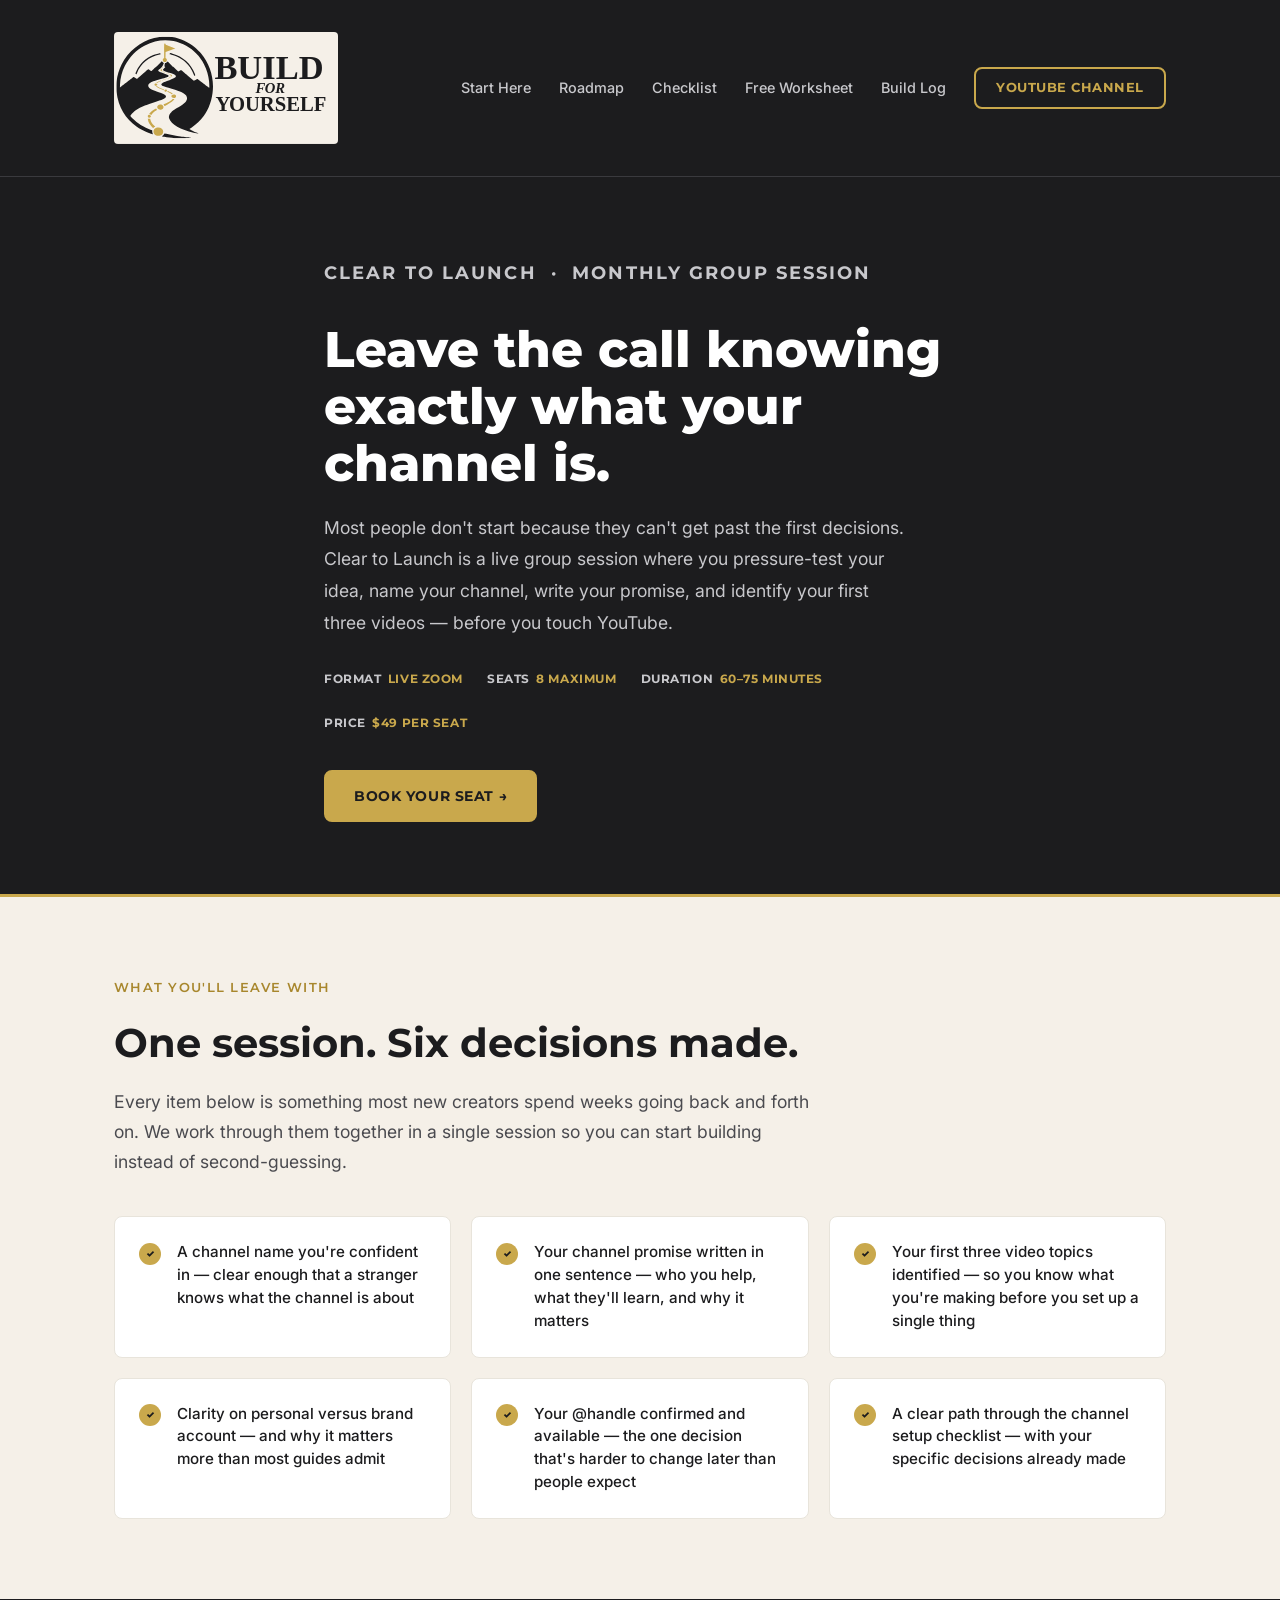
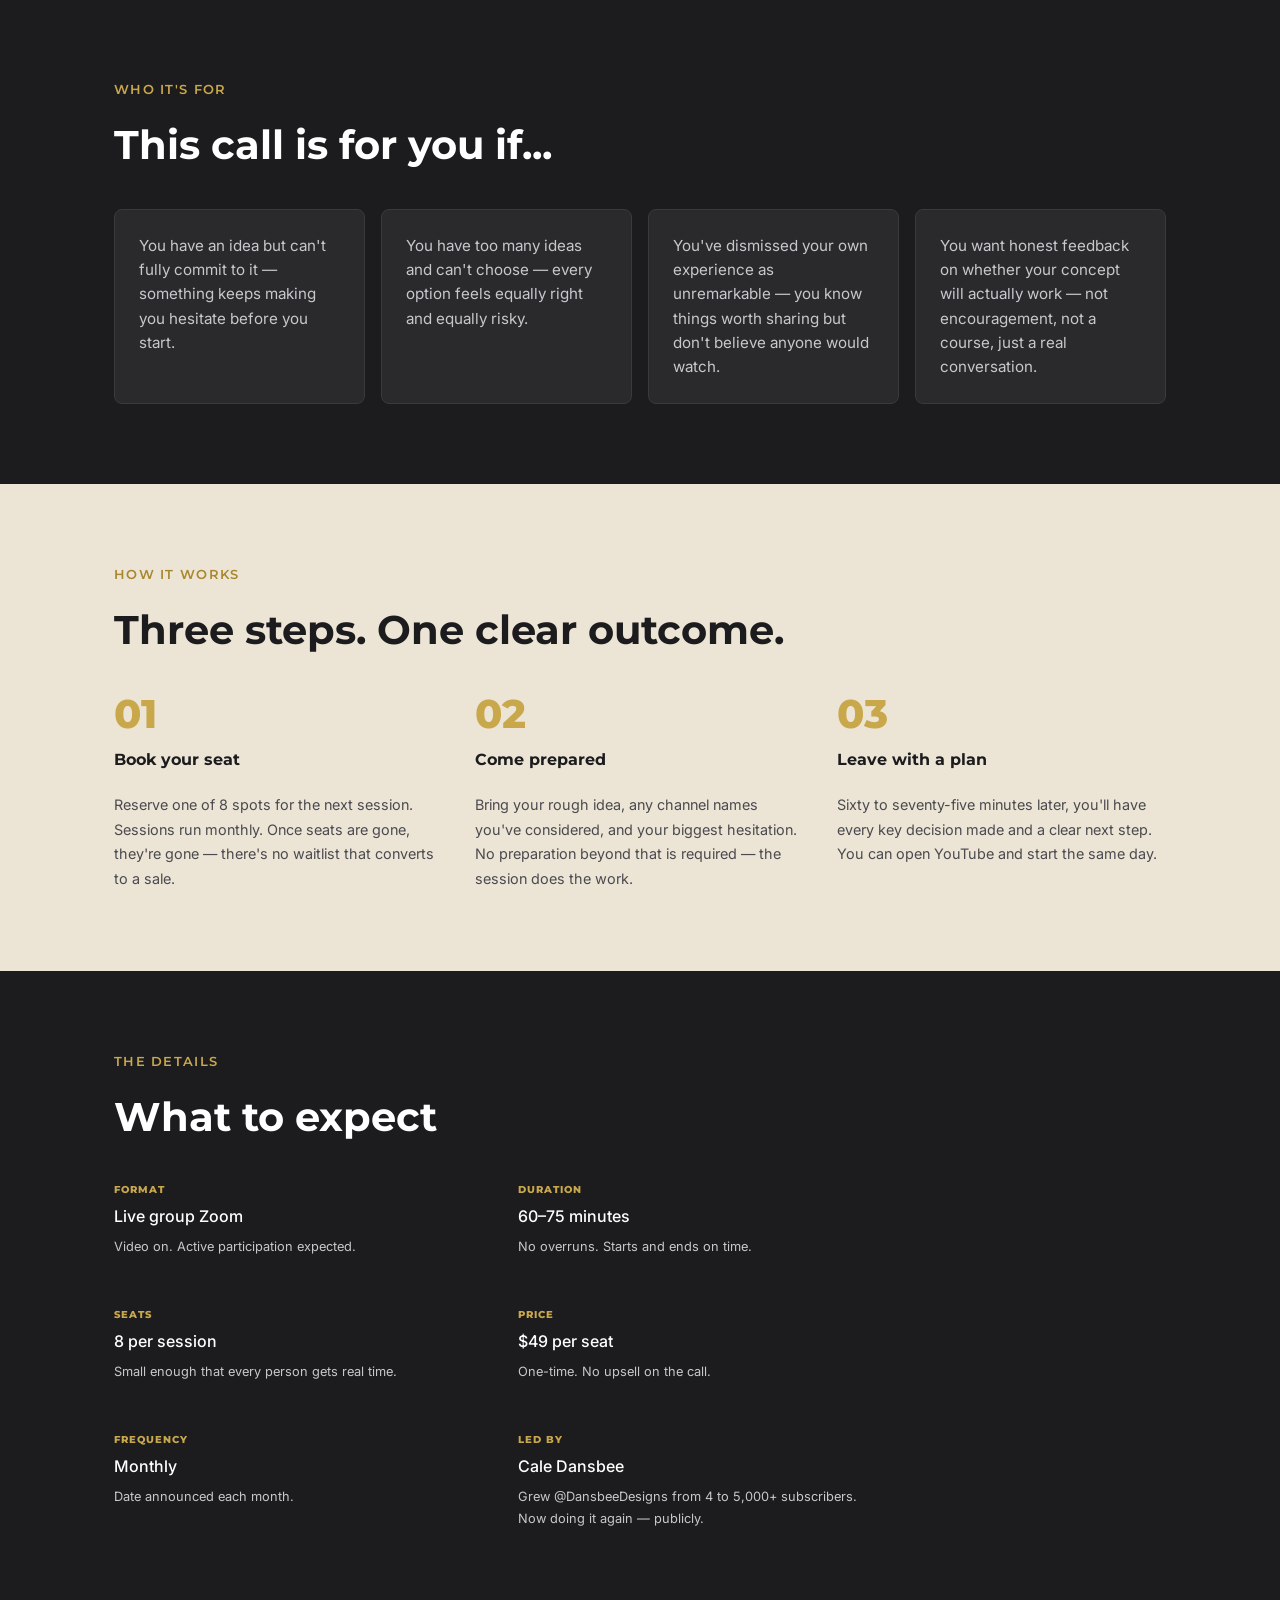
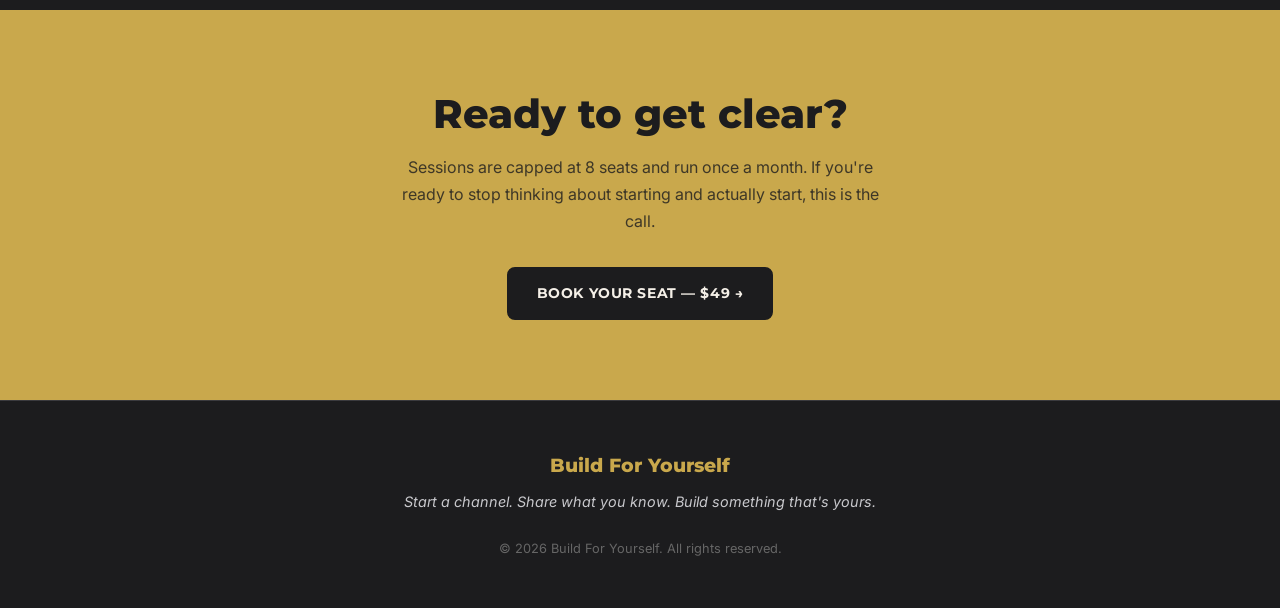
<file: clear-to-launch.html>
<!DOCTYPE html>
<html lang="en">
<head>
  <meta charset="UTF-8" />
  <meta name="viewport" content="width=device-width, initial-scale=1.0" />
  <title>Clear to Launch — Build For Yourself</title>
  <meta name="description" content="A monthly group session where you leave knowing your channel name, your audience, and your first three video topics. 8 seats. $49." />
  <link rel="preconnect" href="https://fonts.googleapis.com" />
  <link rel="preconnect" href="https://fonts.gstatic.com" crossorigin />
  <link href="https://fonts.googleapis.com/css2?family=Montserrat:wght@400;600;700;800&family=Inter:wght@400;500;600&display=swap" rel="stylesheet" />
  <link rel="stylesheet" href="style.css" />
  <style>

    /* ── Header ── */
    .ctl-header {
      background: var(--charcoal);
      border-bottom: 1px solid var(--charcoal-80);
      padding: 1rem 0;
      position: sticky;
      top: 0;
      z-index: 100;
    }

    .ctl-header.scrolled { box-shadow: 0 2px 20px rgba(0,0,0,0.4); }

    /* ── Hero ── */
    .ctl-hero {
      background: var(--charcoal);
      padding: 5rem 0 4.5rem;
      border-bottom: 3px solid var(--gold);
    }

    .ctl-hero-inner { max-width: 680px; }

    .ctl-eyebrow {
      font-family: var(--font-head);
      font-size: 0.75rem;
      font-weight: 700;
      letter-spacing: 0.12em;
      text-transform: uppercase;
      color: var(--gold);
      margin-bottom: 1.25rem;
    }

    .ctl-hero h1 {
      font-family: var(--font-head);
      font-size: clamp(2rem, 5vw, 3.1rem);
      font-weight: 800;
      color: var(--white);
      line-height: 1.15;
      margin-bottom: 1.25rem;
    }

    .ctl-hero p {
      font-size: 1.1rem;
      color: var(--text-light);
      line-height: 1.8;
      max-width: 580px;
      margin-bottom: 2rem;
    }

    .ctl-hero-meta {
      display: flex;
      align-items: center;
      gap: 1.5rem;
      flex-wrap: wrap;
      margin-bottom: 2.25rem;
    }

    .ctl-meta-pill {
      display: flex;
      align-items: center;
      gap: 0.4rem;
      font-family: var(--font-head);
      font-size: 0.72rem;
      font-weight: 700;
      letter-spacing: 0.05em;
      text-transform: uppercase;
      color: var(--text-light);
    }

    .ctl-meta-pill span {
      color: var(--gold);
    }

    /* ── What you'll leave with ── */
    .ctl-outcomes {
      background: var(--cream);
      padding: 5rem 0;
    }

    .outcomes-grid {
      display: grid;
      grid-template-columns: repeat(auto-fit, minmax(260px, 1fr));
      gap: 1.25rem;
      margin-top: 2.5rem;
    }

    .outcome-card {
      background: var(--white);
      border: 1px solid #e8e4db;
      border-radius: var(--radius);
      padding: 1.5rem;
      display: flex;
      gap: 1rem;
      align-items: flex-start;
    }

    .outcome-check {
      width: 22px;
      height: 22px;
      border-radius: 50%;
      background: var(--gold);
      color: var(--charcoal);
      font-size: 0.6rem;
      font-weight: 900;
      display: flex;
      align-items: center;
      justify-content: center;
      flex-shrink: 0;
      margin-top: 0.1rem;
    }

    .outcome-card p {
      font-size: 0.95rem;
      color: var(--charcoal);
      line-height: 1.5;
      font-weight: 500;
    }

    /* ── Who it's for ── */
    .ctl-who {
      background: var(--charcoal);
      padding: 5rem 0;
    }

    .who-cards {
      display: grid;
      grid-template-columns: repeat(auto-fit, minmax(240px, 1fr));
      gap: 1rem;
      margin-top: 2.5rem;
    }

    .who-card-dark {
      background: var(--charcoal-90);
      border: 1px solid var(--charcoal-80);
      border-radius: var(--radius);
      padding: 1.5rem;
    }

    .who-card-dark p {
      font-size: 0.95rem;
      color: var(--text-light);
      line-height: 1.6;
    }

    /* ── How it works ── */
    .ctl-how {
      background: var(--cream-dark);
      padding: 5rem 0;
    }

    .how-steps {
      display: grid;
      grid-template-columns: repeat(auto-fit, minmax(220px, 1fr));
      gap: 2rem;
      margin-top: 2.5rem;
    }

    .how-step {
      display: flex;
      flex-direction: column;
      gap: 0.75rem;
    }

    .how-num {
      font-family: var(--font-head);
      font-size: 2.5rem;
      font-weight: 800;
      color: var(--gold);
      line-height: 1;
    }

    .how-step h3 {
      font-family: var(--font-head);
      font-size: 1rem;
      font-weight: 700;
      color: var(--charcoal);
    }

    .how-step p {
      font-size: 0.9rem;
      color: var(--text-mid);
      line-height: 1.7;
    }

    /* ── Details ── */
    .ctl-details {
      background: var(--charcoal);
      padding: 5rem 0;
    }

    .details-grid {
      display: grid;
      grid-template-columns: 1fr 1fr;
      gap: 3rem;
      margin-top: 2.5rem;
      max-width: 760px;
    }

    .detail-row {
      display: flex;
      flex-direction: column;
      gap: 0.25rem;
    }

    .detail-label {
      font-family: var(--font-head);
      font-size: 0.65rem;
      font-weight: 800;
      letter-spacing: 0.1em;
      text-transform: uppercase;
      color: var(--gold);
    }

    .detail-value {
      font-size: 1rem;
      color: var(--white);
      font-weight: 500;
    }

    .detail-note {
      font-size: 0.8rem;
      color: var(--text-light);
      margin-top: 0.15rem;
    }

    /* ── CTA section ── */
    .ctl-cta {
      background: var(--gold);
      padding: 5rem 0;
      text-align: center;
    }

    .ctl-cta h2 {
      font-family: var(--font-head);
      font-size: clamp(1.8rem, 4vw, 2.5rem);
      font-weight: 800;
      color: var(--charcoal);
      margin-bottom: 1rem;
    }

    .ctl-cta p {
      font-size: 1rem;
      color: var(--charcoal);
      opacity: 0.8;
      max-width: 480px;
      margin: 0 auto 2rem;
      line-height: 1.7;
    }

    /* ── Mobile ── */
    @media (max-width: 640px) {
      .ctl-hero { padding: 3.5rem 0 3rem; }
      .ctl-hero-meta { gap: 1rem; }
      .details-grid { grid-template-columns: 1fr; gap: 1.5rem; }
    }

  </style>
  <link rel="icon" href="/favicon.svg" type="image/svg+xml" />
  <link rel="icon" href="/favicon.ico" sizes="any" />
  <link rel="apple-touch-icon" href="/apple-touch-icon.png" />
</head>
<body>

  <!-- ░░ NAV ░░ -->
  <header class="ctl-header" id="ctl-header">
    <nav class="nav container">
      <a href="/" class="nav-logo"><img src="/buildforyourselfnow-logo.svg" alt="Build For Yourself" class="nav-logo-img nav-logo-full" /></a>
      <ul class="nav-links">
        <li><a href="/start-here.html">Start Here</a></li>
        <li><a href="/#roadmap">Roadmap</a></li>
        <li><a href="/channel-checklist.html">Checklist</a></li>
        <li><a href="/find-your-channel-idea.pdf" download>Free Worksheet</a></li>
        <li><a href="/build-log.html">Build Log</a></li>
        <li><a href="https://www.youtube.com/@BuildForYourself" target="_blank" rel="noopener" class="btn btn-outline">YouTube Channel</a></li>
      </ul>
      <button class="nav-toggle" aria-label="Toggle navigation" aria-expanded="false">
        <span></span><span></span><span></span>
      </button>
    </nav>
  </header>

  <!-- ░░ HERO ░░ -->
  <section class="ctl-hero">
    <div class="container ctl-hero-inner">
      <p class="ctl-eyebrow">Clear to Launch &nbsp;·&nbsp; Monthly Group Session</p>
      <h1>Leave the call knowing exactly what your channel is.</h1>
      <p>Most people don't start because they can't get past the first decisions. Clear to Launch is a live group session where you pressure-test your idea, name your channel, write your promise, and identify your first three videos — before you touch YouTube.</p>
      <div class="ctl-hero-meta">
        <span class="ctl-meta-pill">Format <span>Live Zoom</span></span>
        <span class="ctl-meta-pill">Seats <span>8 maximum</span></span>
        <span class="ctl-meta-pill">Duration <span>60–75 minutes</span></span>
        <span class="ctl-meta-pill">Price <span>$49 per seat</span></span>
      </div>
      <a href="https://tidycal.com/m4gvgpl/clear-to-launch-session" target="_blank" rel="noopener" class="btn btn-primary">Book Your Seat →</a>
    </div>
  </section>

  <!-- ░░ OUTCOMES ░░ -->
  <section class="ctl-outcomes">
    <div class="container">
      <p class="eyebrow" style="color: var(--gold-dark);">What You'll Leave With</p>
      <h2>One session. Six decisions made.</h2>
      <p class="section-intro">Every item below is something most new creators spend weeks going back and forth on. We work through them together in a single session so you can start building instead of second-guessing.</p>

      <div class="outcomes-grid">
        <div class="outcome-card">
          <span class="outcome-check">✓</span>
          <p>A channel name you're confident in — clear enough that a stranger knows what the channel is about</p>
        </div>
        <div class="outcome-card">
          <span class="outcome-check">✓</span>
          <p>Your channel promise written in one sentence — who you help, what they'll learn, and why it matters</p>
        </div>
        <div class="outcome-card">
          <span class="outcome-check">✓</span>
          <p>Your first three video topics identified — so you know what you're making before you set up a single thing</p>
        </div>
        <div class="outcome-card">
          <span class="outcome-check">✓</span>
          <p>Clarity on personal versus brand account — and why it matters more than most guides admit</p>
        </div>
        <div class="outcome-card">
          <span class="outcome-check">✓</span>
          <p>Your @handle confirmed and available — the one decision that's harder to change later than people expect</p>
        </div>
        <div class="outcome-card">
          <span class="outcome-check">✓</span>
          <p>A clear path through the channel setup checklist — with your specific decisions already made</p>
        </div>
      </div>
    </div>
  </section>

  <!-- ░░ WHO IT'S FOR ░░ -->
  <section class="ctl-who">
    <div class="container">
      <p class="eyebrow" style="color: var(--gold);">Who It's For</p>
      <h2 style="color: var(--white);">This call is for you if...</h2>
      <div class="who-cards">
        <div class="who-card-dark">
          <p>You have an idea but can't fully commit to it — something keeps making you hesitate before you start.</p>
        </div>
        <div class="who-card-dark">
          <p>You have too many ideas and can't choose — every option feels equally right and equally risky.</p>
        </div>
        <div class="who-card-dark">
          <p>You've dismissed your own experience as unremarkable — you know things worth sharing but don't believe anyone would watch.</p>
        </div>
        <div class="who-card-dark">
          <p>You want honest feedback on whether your concept will actually work — not encouragement, not a course, just a real conversation.</p>
        </div>
      </div>
    </div>
  </section>

  <!-- ░░ HOW IT WORKS ░░ -->
  <section class="ctl-how">
    <div class="container">
      <p class="eyebrow" style="color: var(--gold-dark);">How It Works</p>
      <h2>Three steps. One clear outcome.</h2>
      <div class="how-steps">
        <div class="how-step">
          <div class="how-num">01</div>
          <h3>Book your seat</h3>
          <p>Reserve one of 8 spots for the next session. Sessions run monthly. Once seats are gone, they're gone — there's no waitlist that converts to a sale.</p>
        </div>
        <div class="how-step">
          <div class="how-num">02</div>
          <h3>Come prepared</h3>
          <p>Bring your rough idea, any channel names you've considered, and your biggest hesitation. No preparation beyond that is required — the session does the work.</p>
        </div>
        <div class="how-step">
          <div class="how-num">03</div>
          <h3>Leave with a plan</h3>
          <p>Sixty to seventy-five minutes later, you'll have every key decision made and a clear next step. You can open YouTube and start the same day.</p>
        </div>
      </div>
    </div>
  </section>

  <!-- ░░ DETAILS ░░ -->
  <section class="ctl-details">
    <div class="container">
      <p class="eyebrow" style="color: var(--gold);">The Details</p>
      <h2 style="color: var(--white);">What to expect</h2>
      <div class="details-grid">
        <div class="detail-row">
          <span class="detail-label">Format</span>
          <span class="detail-value">Live group Zoom</span>
          <span class="detail-note">Video on. Active participation expected.</span>
        </div>
        <div class="detail-row">
          <span class="detail-label">Duration</span>
          <span class="detail-value">60–75 minutes</span>
          <span class="detail-note">No overruns. Starts and ends on time.</span>
        </div>
        <div class="detail-row">
          <span class="detail-label">Seats</span>
          <span class="detail-value">8 per session</span>
          <span class="detail-note">Small enough that every person gets real time.</span>
        </div>
        <div class="detail-row">
          <span class="detail-label">Price</span>
          <span class="detail-value">$49 per seat</span>
          <span class="detail-note">One-time. No upsell on the call.</span>
        </div>
        <div class="detail-row">
          <span class="detail-label">Frequency</span>
          <span class="detail-value">Monthly</span>
          <span class="detail-note">Date announced each month.</span>
        </div>
        <div class="detail-row">
          <span class="detail-label">Led by</span>
          <span class="detail-value">Cale Dansbee</span>
          <span class="detail-note">Grew @DansbeeDesigns from 4 to 5,000+ subscribers. Now doing it again — publicly.</span>
        </div>
      </div>
    </div>
  </section>

  <!-- ░░ CTA ░░ -->
  <section class="ctl-cta" id="book">
    <div class="container">
      <h2>Ready to get clear?</h2>
      <p>Sessions are capped at 8 seats and run once a month. If you're ready to stop thinking about starting and actually start, this is the call.</p>
      <!-- Replace href with your Calendly booking link when ready -->
      <a href="https://tidycal.com/m4gvgpl/clear-to-launch-session" target="_blank" rel="noopener" class="btn btn-dark">Book Your Seat — $49 →</a>
    </div>
  </section>

  <!-- ░░ FOOTER ░░ -->
  <footer class="site-footer">
    <div class="container footer-inner">
      <p class="footer-logo">Build For Yourself</p>
      <p class="footer-tagline">Start a channel. Share what you know. Build something that's yours.</p>
      <p class="footer-copy">&copy; <span id="year"></span> Build For Yourself. All rights reserved.</p>
    </div>
  </footer>

  <script>
    document.getElementById('year').textContent = new Date().getFullYear();

    const header = document.getElementById('ctl-header');
    window.addEventListener('scroll', () => {
      header.classList.toggle('scrolled', window.scrollY > 10);
    });

    const navToggle = document.querySelector('.nav-toggle');
    const navLinks  = document.querySelector('.nav-links');
    if (navToggle && navLinks) {
      navToggle.addEventListener('click', () => {
        const open = navLinks.classList.toggle('open');
        navToggle.setAttribute('aria-expanded', open);
      });
      navLinks.querySelectorAll('a').forEach(a => {
        a.addEventListener('click', () => {
          navLinks.classList.remove('open');
          navToggle.setAttribute('aria-expanded', 'false');
        });
      });
    }
  </script>
</body>
</html>
</file>
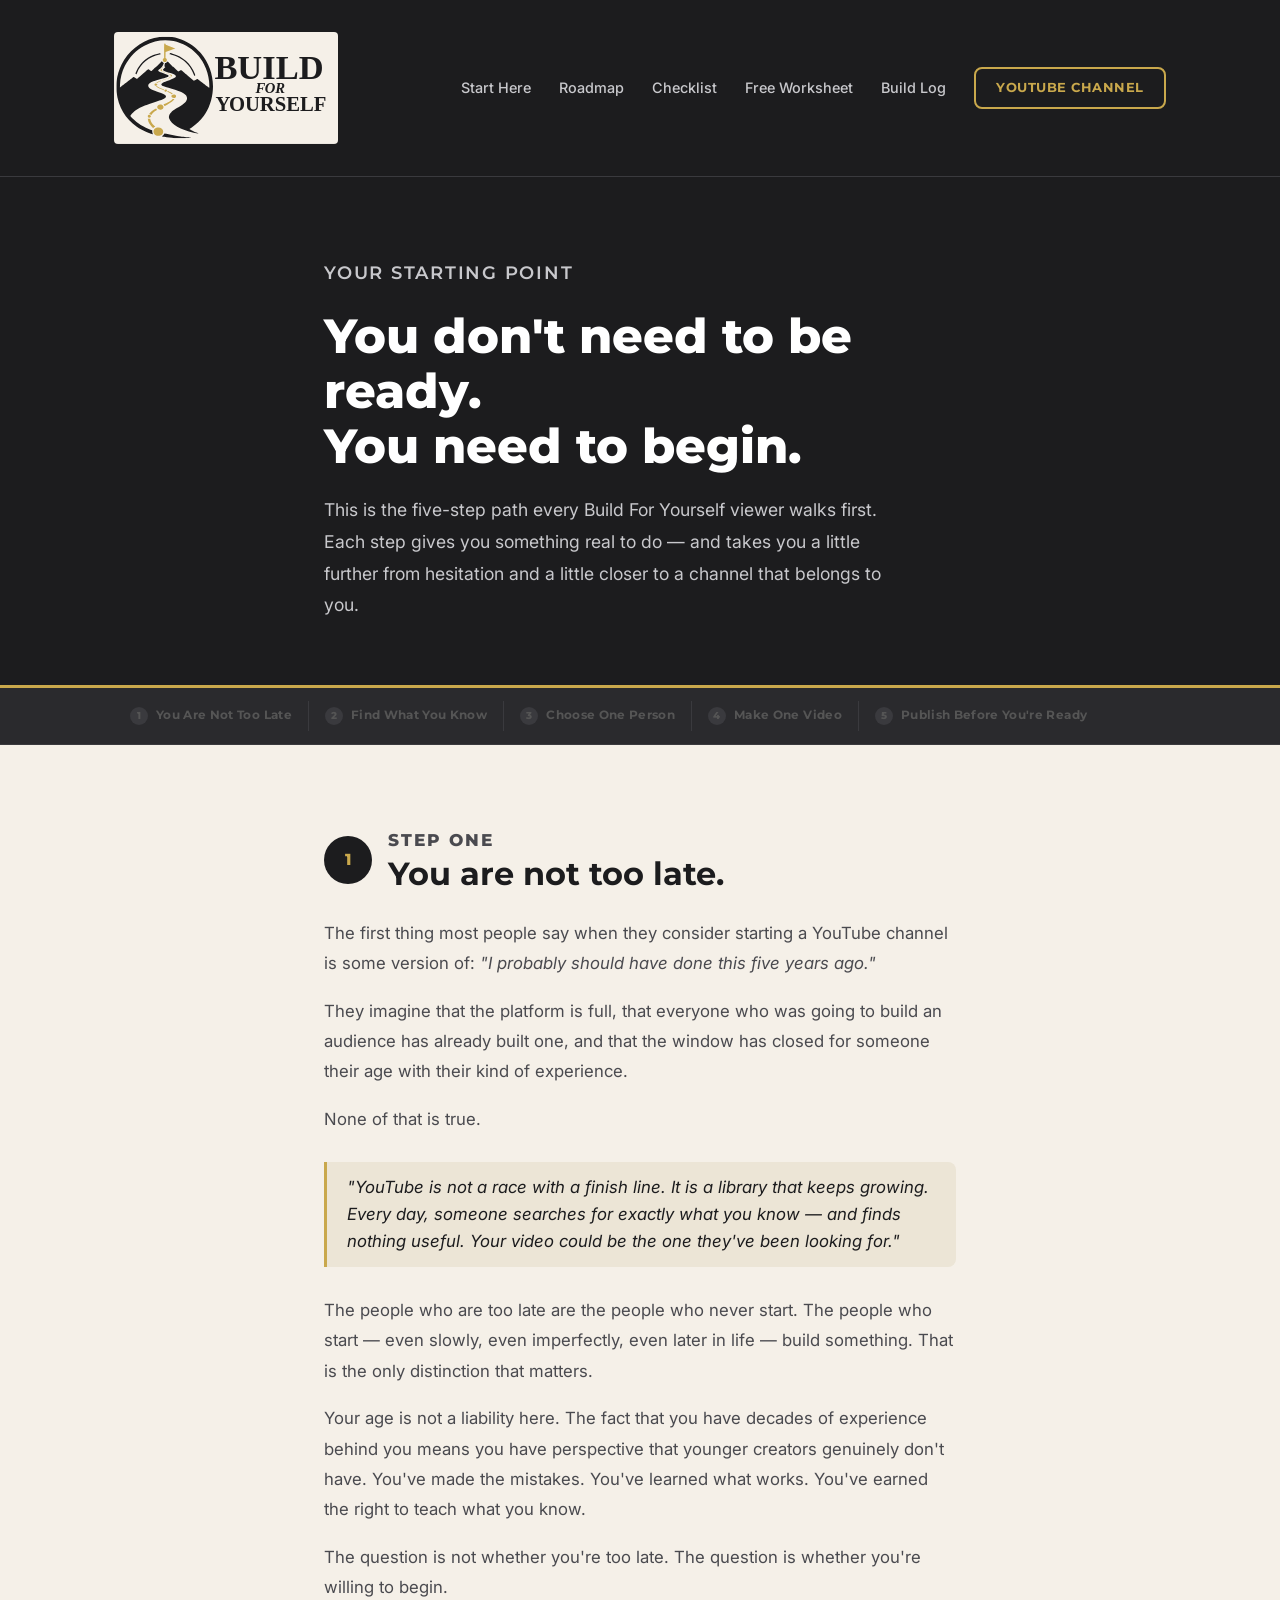
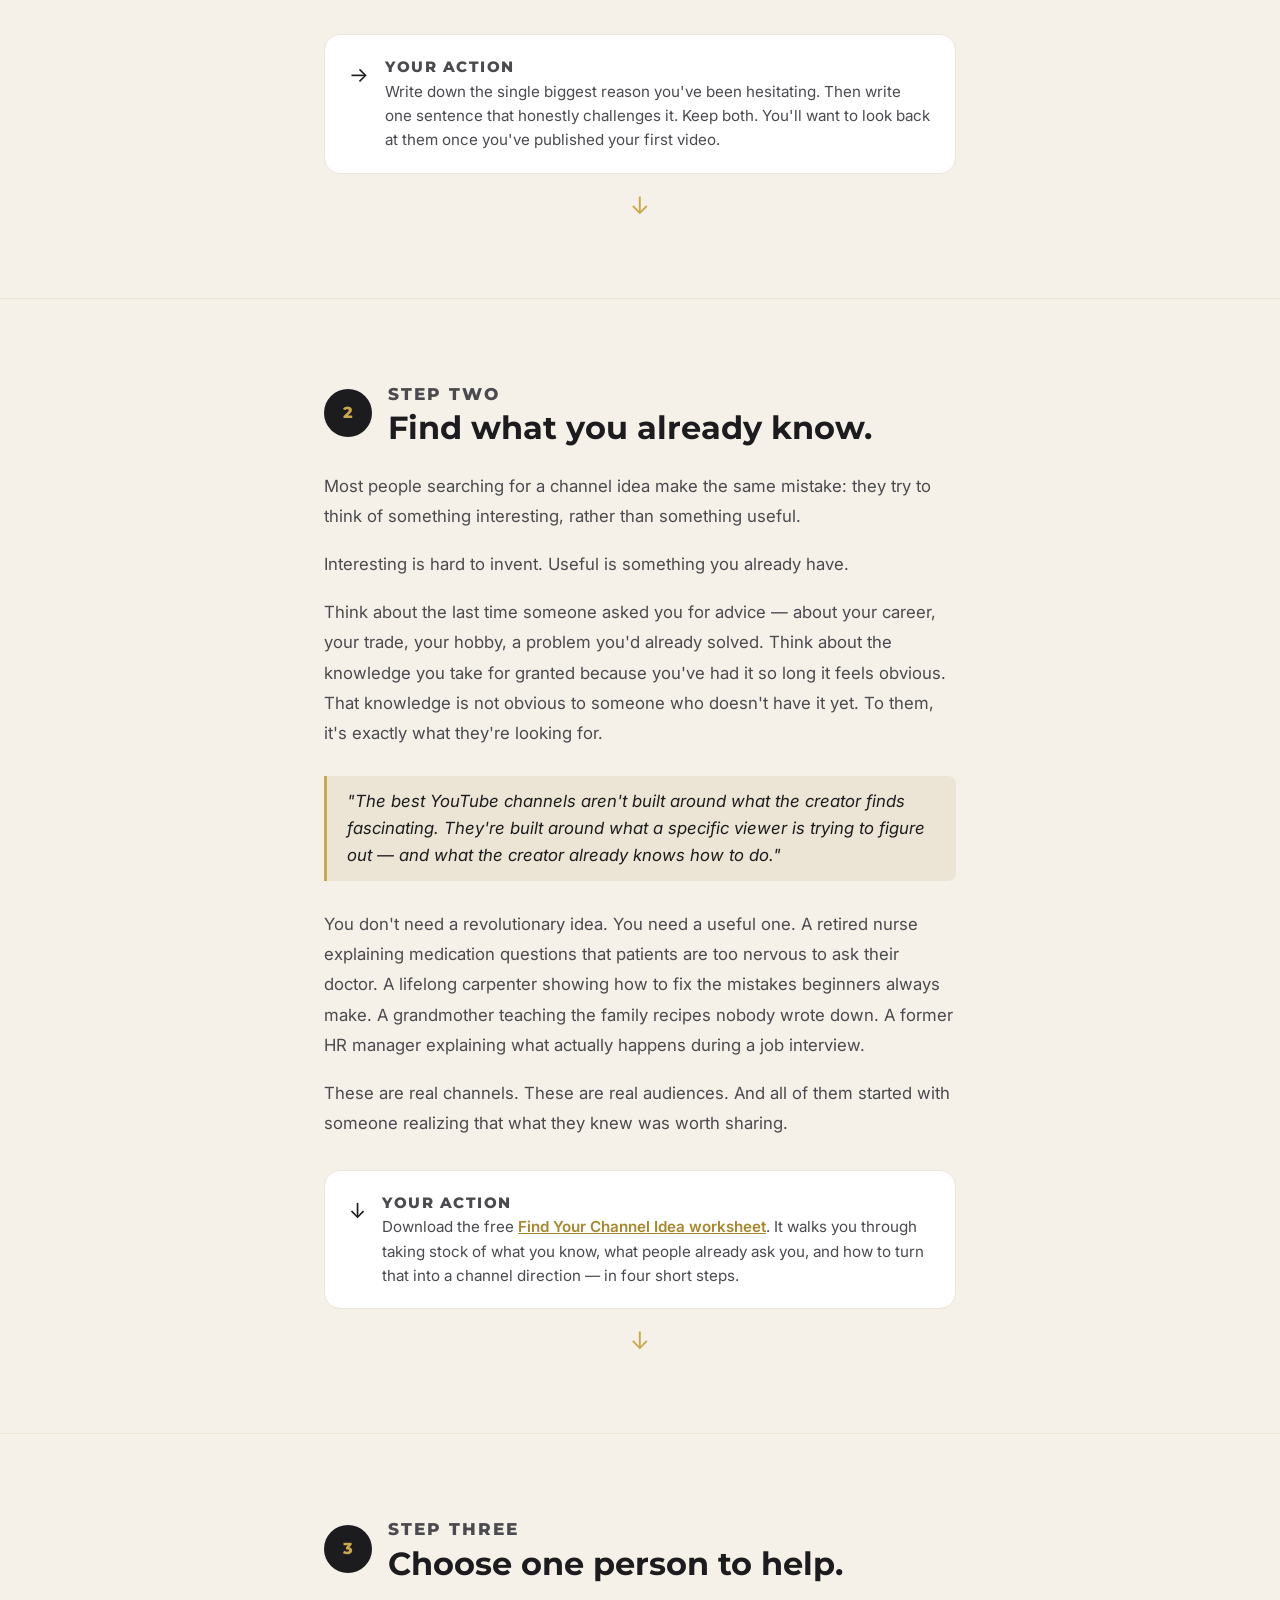
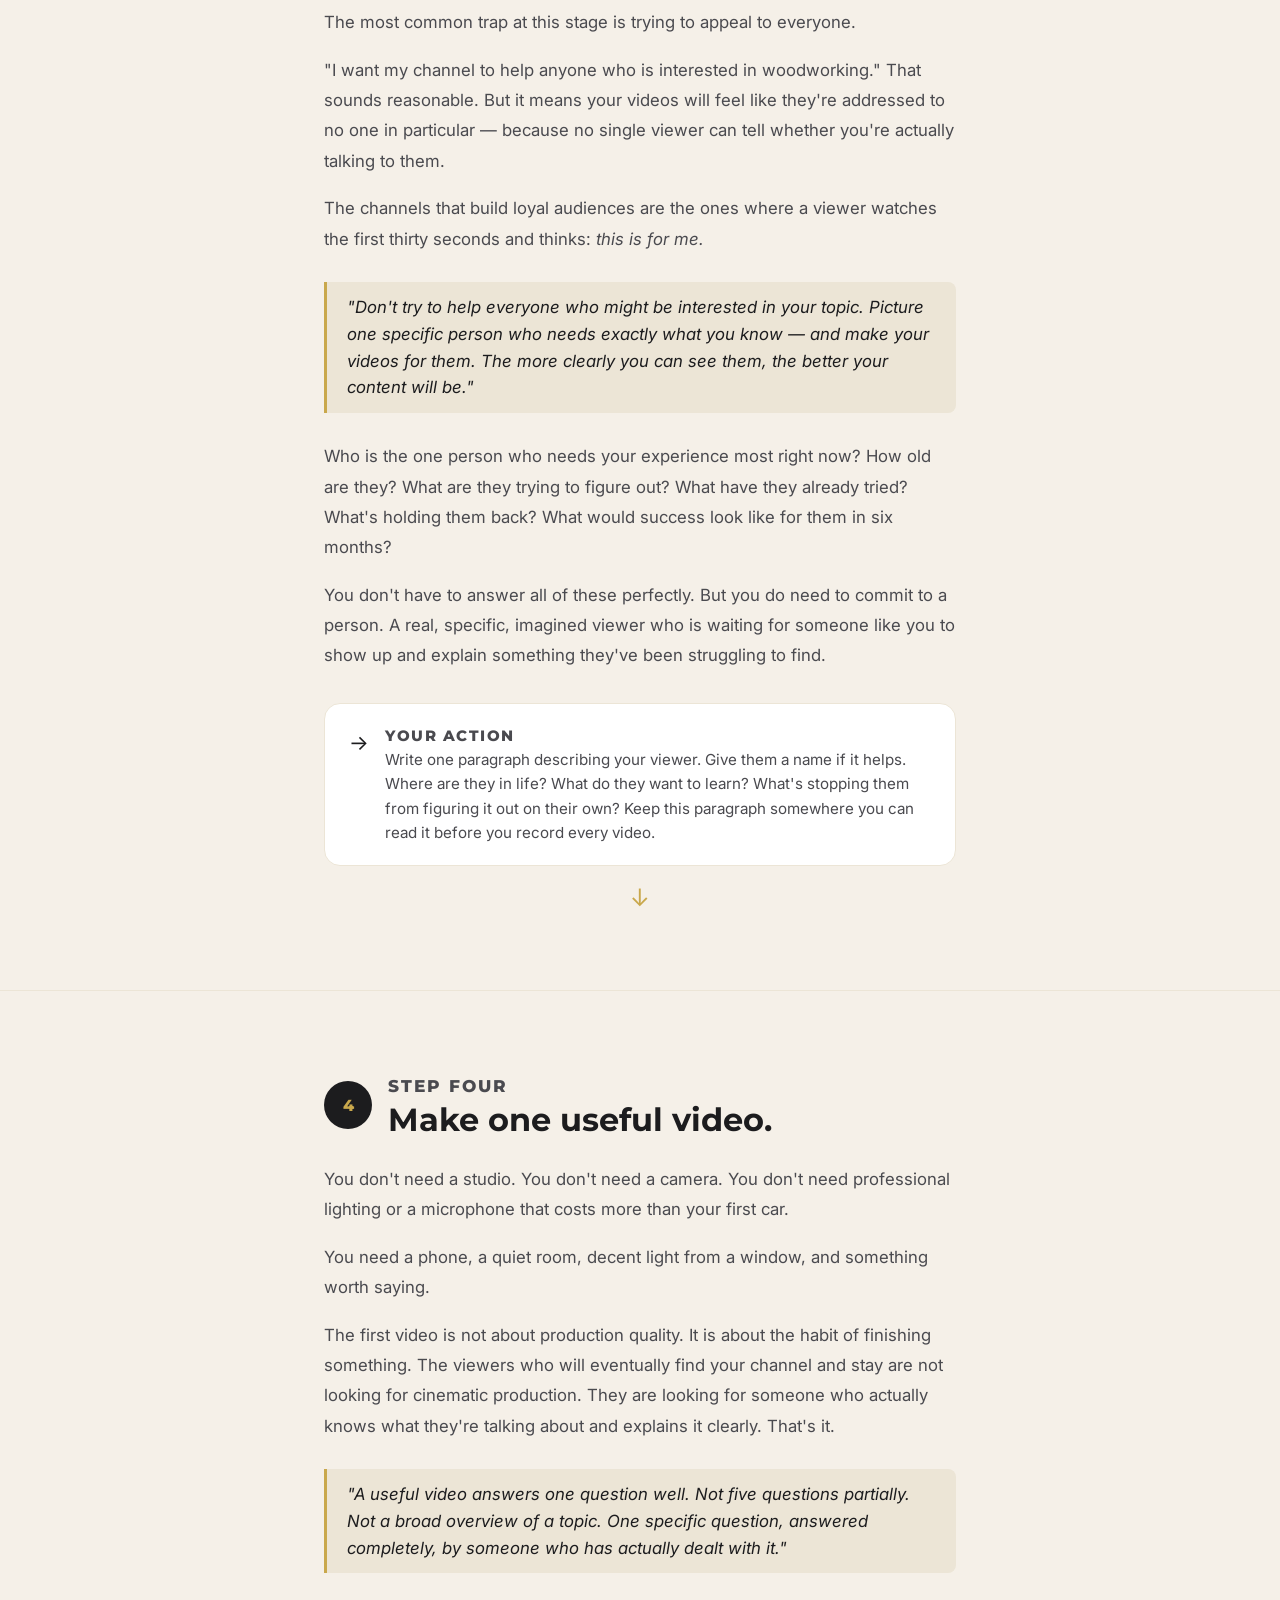
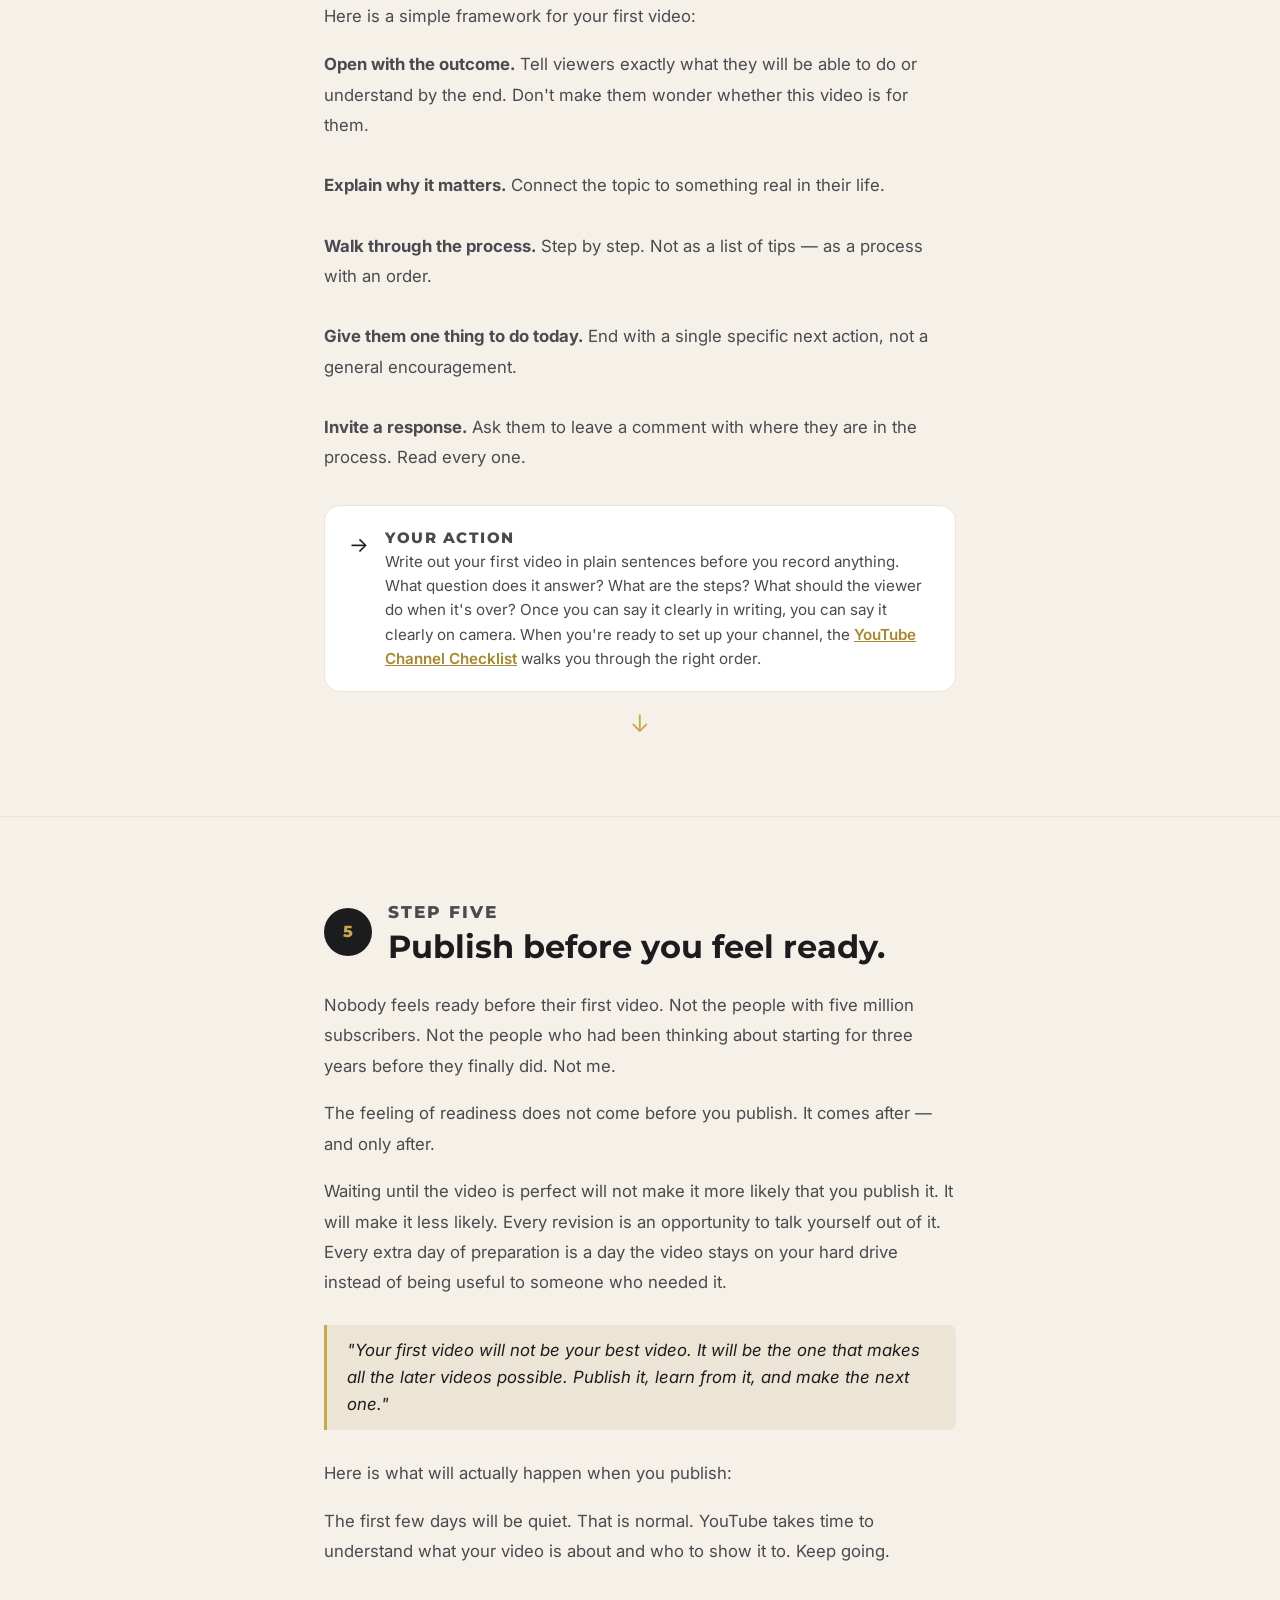
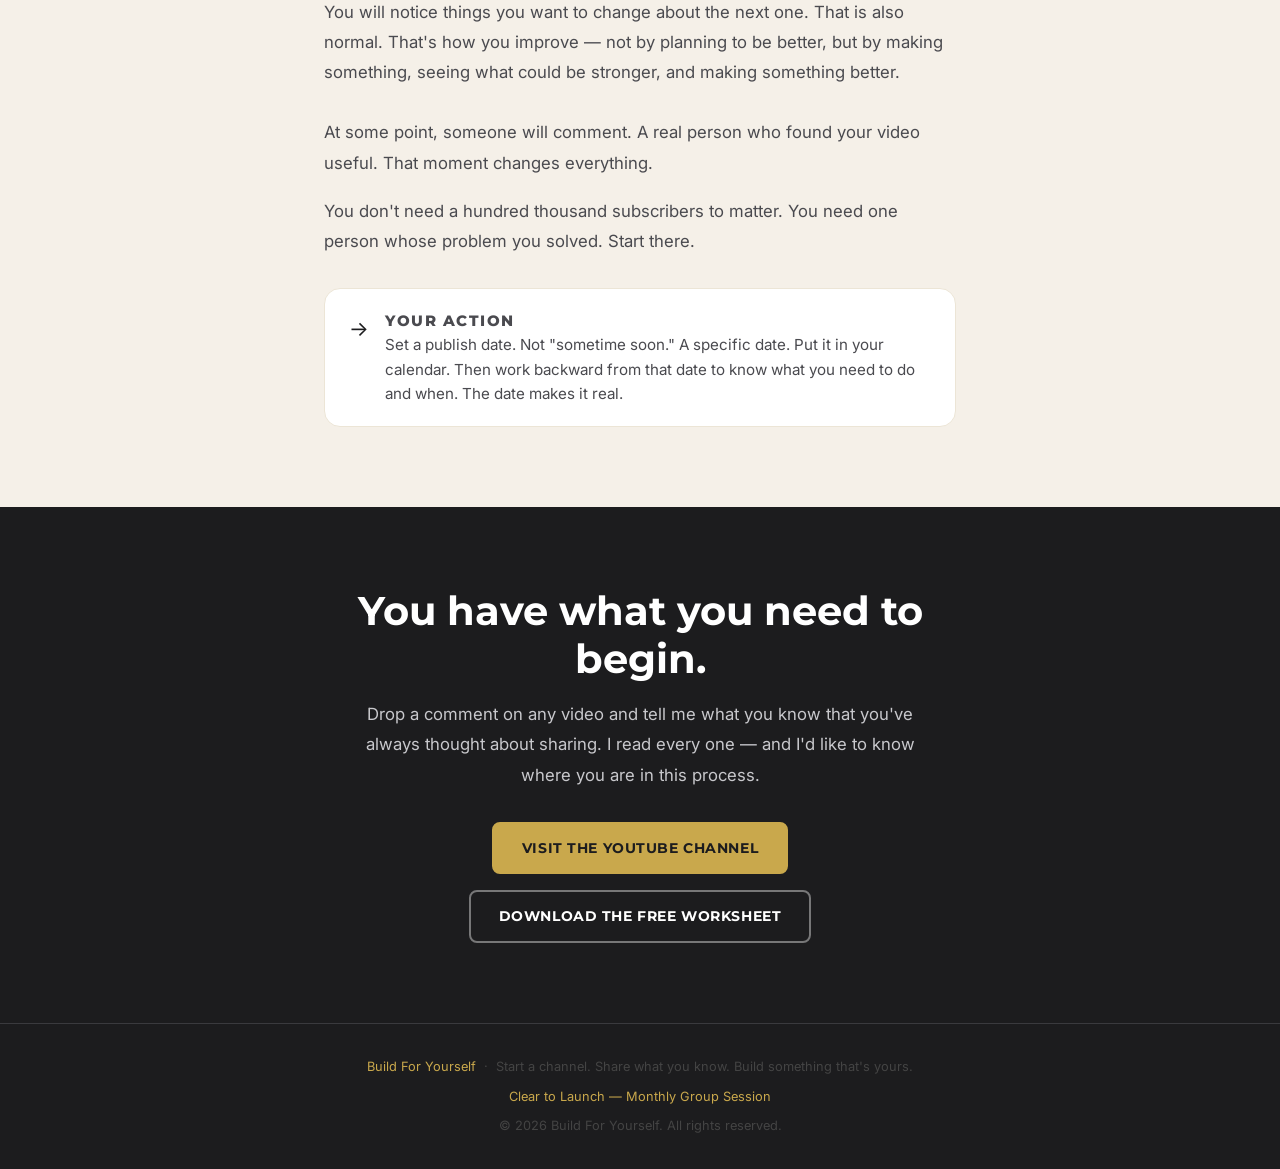
<file: start-here.html>
<!DOCTYPE html>
<html lang="en">
<head>
  <meta charset="UTF-8" />
  <meta name="viewport" content="width=device-width, initial-scale=1.0" />
  <title>Start Here — Build For Yourself</title>
  <meta name="description" content="Not sure where to begin? This five-step path will take you from hesitant to ready — at your own pace, with no equipment required." />
  <link rel="preconnect" href="https://fonts.googleapis.com" />
  <link rel="preconnect" href="https://fonts.gstatic.com" crossorigin />
  <link href="https://fonts.googleapis.com/css2?family=Montserrat:wght@400;600;700;800&family=Inter:wght@400;500;600&display=swap" rel="stylesheet" />
  <link rel="stylesheet" href="style.css" />
  <style>
    /* ── Start Here page overrides ── */

    .sh-header {
      background: var(--charcoal);
      border-bottom: 1px solid var(--charcoal-80);
      padding: 1rem 0;
      position: sticky;
      top: 0;
      z-index: 100;
    }

    .sh-hero {
      background: var(--charcoal);
      padding: 5rem 0 4rem;
      border-bottom: 3px solid var(--gold);
    }

    .sh-hero-inner {
      max-width: 680px;
    }

    .sh-hero h1 {
      font-family: var(--font-head);
      font-size: clamp(2rem, 5vw, 3rem);
      font-weight: 800;
      color: var(--white);
      line-height: 1.15;
      margin-bottom: 1.25rem;
    }

    .sh-hero p {
      font-size: 1.1rem;
      color: var(--text-light);
      line-height: 1.8;
      max-width: 560px;
    }

    /* ── Path progress strip ── */
    .path-strip {
      background: var(--charcoal-90);
      border-bottom: 1px solid var(--charcoal-80);
      padding: 0.85rem 0;
      position: sticky;
      top: 65px;
      z-index: 90;
    }

    .path-steps {
      display: flex;
      align-items: center;
      gap: 0;
      overflow-x: auto;
      scrollbar-width: none;
    }

    .path-steps::-webkit-scrollbar { display: none; }

    .path-step-link {
      display: flex;
      align-items: center;
      gap: 0.5rem;
      padding: 0.3rem 1rem;
      font-family: var(--font-head);
      font-size: 0.72rem;
      font-weight: 700;
      letter-spacing: 0.03em;
      color: #555;
      white-space: nowrap;
      text-decoration: none;
      transition: color 0.15s;
      border-right: 1px solid var(--charcoal-80);
    }

    .path-step-link:last-child { border-right: none; }
    .path-step-link:hover { color: var(--gold); text-decoration: none; }

    .path-num {
      width: 18px;
      height: 18px;
      border-radius: 50%;
      background: var(--charcoal-80);
      color: #555;
      font-size: 0.65rem;
      font-weight: 800;
      display: flex;
      align-items: center;
      justify-content: center;
      flex-shrink: 0;
    }

    /* ── Steps ── */
    .sh-steps {
      background: var(--cream);
    }

    .sh-step {
      padding: 5rem 0;
      border-bottom: 1px solid var(--cream-dark);
    }

    .sh-step:last-child { border-bottom: none; }

    .sh-step-inner {
      max-width: 680px;
    }

    .step-meta {
      display: flex;
      align-items: center;
      gap: 1rem;
      margin-bottom: 1.5rem;
    }

    .step-counter {
      width: 3rem;
      height: 3rem;
      border-radius: 50%;
      background: var(--charcoal);
      color: var(--gold);
      font-family: var(--font-head);
      font-size: 1rem;
      font-weight: 800;
      display: flex;
      align-items: center;
      justify-content: center;
      flex-shrink: 0;
    }

    .step-label-group {}

    .step-label {
      font-family: var(--font-head);
      font-size: 0.65rem;
      font-weight: 800;
      letter-spacing: 0.12em;
      text-transform: uppercase;
      color: var(--gold-dark);
      margin-bottom: 0.1rem;
    }

    .sh-step h2 {
      font-size: clamp(1.5rem, 3.5vw, 2rem);
      color: var(--charcoal);
      margin-bottom: 0;
      line-height: 1.2;
    }

    .sh-step p {
      font-size: 1.05rem;
      color: var(--text-mid);
      line-height: 1.8;
      margin-bottom: 1.1rem;
    }

    .sh-step p:last-of-type { margin-bottom: 0; }

    .step-pullquote {
      border-left: 3px solid var(--gold);
      padding: 0.75rem 1.25rem;
      margin: 1.75rem 0;
      background: var(--cream-dark);
      border-radius: 0 var(--radius) var(--radius) 0;
    }

    .step-pullquote p {
      font-size: 1.05rem;
      color: var(--charcoal);
      font-style: italic;
      margin: 0;
      line-height: 1.6;
    }

    .step-action {
      display: flex;
      align-items: flex-start;
      gap: 1rem;
      background: var(--white);
      border: 1px solid var(--cream-dark);
      border-radius: var(--radius-lg);
      padding: 1.25rem 1.5rem;
      margin-top: 2rem;
    }

    .action-icon {
      font-size: 1.3rem;
      flex-shrink: 0;
      margin-top: 0.1rem;
    }

    .action-label {
      font-family: var(--font-head);
      font-size: 0.7rem;
      font-weight: 800;
      letter-spacing: 0.1em;
      text-transform: uppercase;
      color: var(--gold-dark);
      margin-bottom: 0.3rem;
    }

    .step-action p {
      font-size: 0.95rem;
      margin: 0;
      color: var(--text-mid);
      line-height: 1.6;
    }

    .step-action a {
      color: var(--gold-dark);
      font-weight: 600;
      text-decoration: underline;
    }

    .step-action a:hover {
      color: var(--charcoal);
    }

    /* ── Next step connector ── */
    .next-connector {
      text-align: center;
      padding: 1.25rem 0 0;
      color: var(--gold);
      font-size: 1.5rem;
      line-height: 1;
    }

    /* ── Closing CTA ── */
    .sh-cta {
      background: var(--charcoal);
      padding: 5rem 0;
    }

    .sh-cta-inner {
      max-width: 600px;
      text-align: center;
      margin: 0 auto;
    }

    .sh-cta h2 {
      color: var(--white);
      font-size: clamp(1.75rem, 4vw, 2.5rem);
      margin-bottom: 1rem;
    }

    .sh-cta p {
      color: var(--text-light);
      font-size: 1.05rem;
      line-height: 1.8;
      margin-bottom: 2rem;
    }

    .sh-cta-buttons {
      display: flex;
      gap: 1rem;
      justify-content: center;
      flex-wrap: wrap;
    }

    /* ── Footer ── */
    .sh-footer {
      background: var(--charcoal);
      border-top: 1px solid var(--charcoal-80);
      padding: 2rem 0;
      text-align: center;
    }

    .sh-footer p {
      font-size: 0.8rem;
      color: #444;
    }

    .sh-footer a {
      color: var(--gold);
    }

    @media (max-width: 600px) {
      .sh-hero { padding: 3.5rem 0 3rem; }
      .sh-step { padding: 3.5rem 0; }
      .path-strip { display: none; }
    }
  </style>
  <link rel="icon" href="/favicon.svg" type="image/svg+xml" />
  <link rel="icon" href="/favicon.ico" sizes="any" />
  <link rel="apple-touch-icon" href="/apple-touch-icon.png" />
</head>
<body style="background: var(--charcoal);">

  <!-- NAV -->
  <header class="sh-header">
    <nav class="nav container">
      <a href="/" class="nav-logo"><img src="/buildforyourselfnow-logo.svg" alt="Build For Yourself" class="nav-logo-img nav-logo-full" /></a>
      <ul class="nav-links">
        <li><a href="/start-here.html">Start Here</a></li>
        <li><a href="/#roadmap">Roadmap</a></li>
        <li><a href="/channel-checklist.html">Checklist</a></li>
        <li><a href="/find-your-channel-idea.pdf" download>Free Worksheet</a></li>
        <li><a href="/build-log.html">Build Log</a></li>
        <li><a href="https://www.youtube.com/@BuildForYourself" target="_blank" rel="noopener" class="btn btn-outline">YouTube Channel</a></li>
      </ul>
      <button class="nav-toggle" aria-label="Toggle navigation" aria-expanded="false">
        <span></span><span></span><span></span>
      </button>
    </nav>
  </header>

  <!-- HERO -->
  <section class="sh-hero">
    <div class="container sh-hero-inner">
      <p class="eyebrow">Your Starting Point</p>
      <h1>You don't need to be ready.<br>You need to begin.</h1>
      <p>This is the five-step path every Build For Yourself viewer walks first. Each step gives you something real to do — and takes you a little further from hesitation and a little closer to a channel that belongs to you.</p>
    </div>
  </section>

  <!-- PATH STRIP -->
  <div class="path-strip">
    <div class="container">
      <div class="path-steps">
        <a href="#step-1" class="path-step-link"><span class="path-num">1</span> You Are Not Too Late</a>
        <a href="#step-2" class="path-step-link"><span class="path-num">2</span> Find What You Know</a>
        <a href="#step-3" class="path-step-link"><span class="path-num">3</span> Choose One Person</a>
        <a href="#step-4" class="path-step-link"><span class="path-num">4</span> Make One Video</a>
        <a href="#step-5" class="path-step-link"><span class="path-num">5</span> Publish Before You're Ready</a>
      </div>
    </div>
  </div>

  <!-- STEPS -->
  <div class="sh-steps">

    <!-- STEP 1 -->
    <div class="sh-step" id="step-1">
      <div class="container sh-step-inner">
        <div class="step-meta">
          <div class="step-counter">1</div>
          <div class="step-label-group">
            <p class="step-label">Step One</p>
            <h2>You are not too late.</h2>
          </div>
        </div>

        <p>The first thing most people say when they consider starting a YouTube channel is some version of: <em>"I probably should have done this five years ago."</em></p>

        <p>They imagine that the platform is full, that everyone who was going to build an audience has already built one, and that the window has closed for someone their age with their kind of experience.</p>

        <p>None of that is true.</p>

        <div class="step-pullquote">
          <p>"YouTube is not a race with a finish line. It is a library that keeps growing. Every day, someone searches for exactly what you know — and finds nothing useful. Your video could be the one they've been looking for."</p>
        </div>

        <p>The people who are too late are the people who never start. The people who start — even slowly, even imperfectly, even later in life — build something. That is the only distinction that matters.</p>

        <p>Your age is not a liability here. The fact that you have decades of experience behind you means you have perspective that younger creators genuinely don't have. You've made the mistakes. You've learned what works. You've earned the right to teach what you know.</p>

        <p>The question is not whether you're too late. The question is whether you're willing to begin.</p>

        <div class="step-action">
          <div class="action-icon">→</div>
          <div>
            <p class="action-label">Your Action</p>
            <p>Write down the single biggest reason you've been hesitating. Then write one sentence that honestly challenges it. Keep both. You'll want to look back at them once you've published your first video.</p>
          </div>
        </div>
      </div>
      <div class="next-connector container">↓</div>
    </div>

    <!-- STEP 2 -->
    <div class="sh-step" id="step-2">
      <div class="container sh-step-inner">
        <div class="step-meta">
          <div class="step-counter">2</div>
          <div class="step-label-group">
            <p class="step-label">Step Two</p>
            <h2>Find what you already know.</h2>
          </div>
        </div>

        <p>Most people searching for a channel idea make the same mistake: they try to think of something interesting, rather than something useful.</p>

        <p>Interesting is hard to invent. Useful is something you already have.</p>

        <p>Think about the last time someone asked you for advice — about your career, your trade, your hobby, a problem you'd already solved. Think about the knowledge you take for granted because you've had it so long it feels obvious. That knowledge is not obvious to someone who doesn't have it yet. To them, it's exactly what they're looking for.</p>

        <div class="step-pullquote">
          <p>"The best YouTube channels aren't built around what the creator finds fascinating. They're built around what a specific viewer is trying to figure out — and what the creator already knows how to do."</p>
        </div>

        <p>You don't need a revolutionary idea. You need a useful one. A retired nurse explaining medication questions that patients are too nervous to ask their doctor. A lifelong carpenter showing how to fix the mistakes beginners always make. A grandmother teaching the family recipes nobody wrote down. A former HR manager explaining what actually happens during a job interview.</p>

        <p>These are real channels. These are real audiences. And all of them started with someone realizing that what they knew was worth sharing.</p>

        <div class="step-action">
          <div class="action-icon">↓</div>
          <div>
            <p class="action-label">Your Action</p>
            <p>Download the free <a href="/find-your-channel-idea.pdf" download>Find Your Channel Idea worksheet</a>. It walks you through taking stock of what you know, what people already ask you, and how to turn that into a channel direction — in four short steps.</p>
          </div>
        </div>
      </div>
      <div class="next-connector container">↓</div>
    </div>

    <!-- STEP 3 -->
    <div class="sh-step" id="step-3">
      <div class="container sh-step-inner">
        <div class="step-meta">
          <div class="step-counter">3</div>
          <div class="step-label-group">
            <p class="step-label">Step Three</p>
            <h2>Choose one person to help.</h2>
          </div>
        </div>

        <p>The most common trap at this stage is trying to appeal to everyone.</p>

        <p>"I want my channel to help anyone who is interested in woodworking." That sounds reasonable. But it means your videos will feel like they're addressed to no one in particular — because no single viewer can tell whether you're actually talking to them.</p>

        <p>The channels that build loyal audiences are the ones where a viewer watches the first thirty seconds and thinks: <em>this is for me.</em></p>

        <div class="step-pullquote">
          <p>"Don't try to help everyone who might be interested in your topic. Picture one specific person who needs exactly what you know — and make your videos for them. The more clearly you can see them, the better your content will be."</p>
        </div>

        <p>Who is the one person who needs your experience most right now? How old are they? What are they trying to figure out? What have they already tried? What's holding them back? What would success look like for them in six months?</p>

        <p>You don't have to answer all of these perfectly. But you do need to commit to a person. A real, specific, imagined viewer who is waiting for someone like you to show up and explain something they've been struggling to find.</p>

        <div class="step-action">
          <div class="action-icon">→</div>
          <div>
            <p class="action-label">Your Action</p>
            <p>Write one paragraph describing your viewer. Give them a name if it helps. Where are they in life? What do they want to learn? What's stopping them from figuring it out on their own? Keep this paragraph somewhere you can read it before you record every video.</p>
          </div>
        </div>
      </div>
      <div class="next-connector container">↓</div>
    </div>

    <!-- STEP 4 -->
    <div class="sh-step" id="step-4">
      <div class="container sh-step-inner">
        <div class="step-meta">
          <div class="step-counter">4</div>
          <div class="step-label-group">
            <p class="step-label">Step Four</p>
            <h2>Make one useful video.</h2>
          </div>
        </div>

        <p>You don't need a studio. You don't need a camera. You don't need professional lighting or a microphone that costs more than your first car.</p>

        <p>You need a phone, a quiet room, decent light from a window, and something worth saying.</p>

        <p>The first video is not about production quality. It is about the habit of finishing something. The viewers who will eventually find your channel and stay are not looking for cinematic production. They are looking for someone who actually knows what they're talking about and explains it clearly. That's it.</p>

        <div class="step-pullquote">
          <p>"A useful video answers one question well. Not five questions partially. Not a broad overview of a topic. One specific question, answered completely, by someone who has actually dealt with it."</p>
        </div>

        <p>Here is a simple framework for your first video:</p>

        <p><strong>Open with the outcome.</strong> Tell viewers exactly what they will be able to do or understand by the end. Don't make them wonder whether this video is for them.<br><br>
        <strong>Explain why it matters.</strong> Connect the topic to something real in their life.<br><br>
        <strong>Walk through the process.</strong> Step by step. Not as a list of tips — as a process with an order.<br><br>
        <strong>Give them one thing to do today.</strong> End with a single specific next action, not a general encouragement.<br><br>
        <strong>Invite a response.</strong> Ask them to leave a comment with where they are in the process. Read every one.</p>

        <div class="step-action">
          <div class="action-icon">→</div>
          <div>
            <p class="action-label">Your Action</p>
            <p>Write out your first video in plain sentences before you record anything. What question does it answer? What are the steps? What should the viewer do when it's over? Once you can say it clearly in writing, you can say it clearly on camera. When you're ready to set up your channel, the <a href="/channel-checklist.html">YouTube Channel Checklist</a> walks you through the right order.</p>
          </div>
        </div>
      </div>
      <div class="next-connector container">↓</div>
    </div>

    <!-- STEP 5 -->
    <div class="sh-step" id="step-5">
      <div class="container sh-step-inner">
        <div class="step-meta">
          <div class="step-counter">5</div>
          <div class="step-label-group">
            <p class="step-label">Step Five</p>
            <h2>Publish before you feel ready.</h2>
          </div>
        </div>

        <p>Nobody feels ready before their first video. Not the people with five million subscribers. Not the people who had been thinking about starting for three years before they finally did. Not me.</p>

        <p>The feeling of readiness does not come before you publish. It comes after — and only after.</p>

        <p>Waiting until the video is perfect will not make it more likely that you publish it. It will make it less likely. Every revision is an opportunity to talk yourself out of it. Every extra day of preparation is a day the video stays on your hard drive instead of being useful to someone who needed it.</p>

        <div class="step-pullquote">
          <p>"Your first video will not be your best video. It will be the one that makes all the later videos possible. Publish it, learn from it, and make the next one."</p>
        </div>

        <p>Here is what will actually happen when you publish:</p>

        <p>The first few days will be quiet. That is normal. YouTube takes time to understand what your video is about and who to show it to. Keep going.<br><br>
        You will notice things you want to change about the next one. That is also normal. That's how you improve — not by planning to be better, but by making something, seeing what could be stronger, and making something better.<br><br>
        At some point, someone will comment. A real person who found your video useful. That moment changes everything.</p>

        <p>You don't need a hundred thousand subscribers to matter. You need one person whose problem you solved. Start there.</p>

        <div class="step-action">
          <div class="action-icon">→</div>
          <div>
            <p class="action-label">Your Action</p>
            <p>Set a publish date. Not "sometime soon." A specific date. Put it in your calendar. Then work backward from that date to know what you need to do and when. The date makes it real.</p>
          </div>
        </div>
      </div>
    </div>

  </div><!-- /sh-steps -->

  <!-- CLOSING CTA -->
  <section class="sh-cta">
    <div class="sh-cta-inner">
      <h2>You have what you need to begin.</h2>
      <p>Drop a comment on any video and tell me what you know that you've always thought about sharing. I read every one — and I'd like to know where you are in this process.</p>
      <div class="sh-cta-buttons">
        <a href="https://www.youtube.com/@BuildForYourself" target="_blank" rel="noopener" class="btn btn-primary">Visit the YouTube Channel</a>
        <a href="/find-your-channel-idea.pdf" download class="btn btn-ghost">Download the Free Worksheet</a>
      </div>
    </div>
  </section>

  <!-- FOOTER -->
  <footer class="sh-footer">
    <div class="container">
      <p><a href="/">Build For Yourself</a> &nbsp;·&nbsp; Start a channel. Share what you know. Build something that's yours.</p>
      <p style="margin-top: 0.5rem;"><a href="/clear-to-launch.html" style="color: var(--gold); text-decoration: none;">Clear to Launch — Monthly Group Session</a></p>
      <p style="margin-top: 0.5rem;">&copy; <span id="year"></span> Build For Yourself. All rights reserved.</p>
    </div>
  </footer>

  <script>
    document.getElementById('year').textContent = new Date().getFullYear();

    // Smooth scroll
    document.querySelectorAll('a[href^="#"]').forEach(a => {
      a.addEventListener('click', e => {
        const target = document.querySelector(a.getAttribute('href'));
        if (target) {
          e.preventDefault();
          target.scrollIntoView({ behavior: 'smooth', block: 'start' });
        }
      });
    });

    // Sticky header height for offset
    const header = document.querySelector('.sh-header');
    window.addEventListener('scroll', () => {
      header.classList.toggle('scrolled', window.scrollY > 10);
    });
  </script>

  <script>
    // Hamburger menu toggle
    const navToggle = document.querySelector('.nav-toggle');
    const navLinks = document.querySelector('.nav-links');
    if (navToggle && navLinks) {
      navToggle.addEventListener('click', () => {
        const open = navLinks.classList.toggle('open');
        navToggle.setAttribute('aria-expanded', open);
      });
      // Close on link click
      navLinks.querySelectorAll('a').forEach(a => {
        a.addEventListener('click', () => {
          navLinks.classList.remove('open');
          navToggle.setAttribute('aria-expanded', 'false');
        });
      });
    }
  </script>
</body>
</html>
</file>
<file: style.css>
/* ============================================================
   BUILD FOR YOURSELF — Main Stylesheet
   Colors: Charcoal #1C1C1E | Gold #C9A84C | Cream #F5F0E8
   Fonts: Montserrat (headings) | Inter (body)
   ============================================================ */

/* ---------- RESET & BASE ---------- */
*, *::before, *::after {
  box-sizing: border-box;
  margin: 0;
  padding: 0;
}

:root {
  --charcoal:    #1C1C1E;
  --charcoal-90: #2a2a2d;
  --charcoal-80: #3a3a3e;
  --gold:        #C9A84C;
  --gold-light:  #dfc078;
  --gold-dark:   #a8872d;
  --cream:       #F5F0E8;
  --cream-dark:  #ece5d6;
  --white:       #ffffff;
  --text-dark:   #1C1C1E;
  --text-mid:    #4a4a4f;
  --text-light:  #c8c8cc;

  --font-head: 'Montserrat', sans-serif;
  --font-body: 'Inter', sans-serif;

  --max-w: 1100px;
  --radius: 8px;
  --radius-lg: 16px;
  --transition: 0.2s ease;
}

html {
  scroll-behavior: smooth;
}

body {
  font-family: var(--font-body);
  font-size: 1rem;
  line-height: 1.7;
  color: var(--text-dark);
  background: var(--charcoal);
}

img { max-width: 100%; display: block; }

a {
  color: inherit;
  text-decoration: none;
}

ul {
  list-style: none;
}

/* ---------- UTILITIES ---------- */
.container {
  max-width: var(--max-w);
  margin: 0 auto;
  padding: 0 1.5rem;
}

.section {
  padding: 5rem 0;
}

.section-dark    { background: var(--charcoal-90); color: var(--white); }
.section-charcoal{ background: var(--charcoal);    color: var(--white); }
.section-cream   { background: var(--cream);        color: var(--text-dark); }
.section-gold    { background: var(--gold);          color: var(--charcoal); }

h2 {
  font-family: var(--font-head);
  font-size: clamp(1.75rem, 4vw, 2.5rem);
  font-weight: 700;
  line-height: 1.2;
  margin-bottom: 1.25rem;
}

h3 {
  font-family: var(--font-head);
  font-size: 1.15rem;
  font-weight: 700;
  margin-bottom: 0.5rem;
}

.section-intro {
  font-size: 1.1rem;
  max-width: 700px;
  margin-bottom: 1rem;
  color: var(--text-mid);
}

.section-intro.light {
  color: var(--text-light);
}

.highlight-line {
  color: var(--text-dark);
  font-size: 1.15rem;
  margin-top: 1.5rem;
}

/* ---------- BUTTONS ---------- */
.btn {
  display: inline-block;
  font-family: var(--font-head);
  font-size: 0.9rem;
  font-weight: 700;
  letter-spacing: 0.04em;
  padding: 0.75rem 1.75rem;
  border-radius: var(--radius);
  transition: background var(--transition), color var(--transition), border-color var(--transition);
  cursor: pointer;
  text-transform: uppercase;
}

.btn-primary {
  background: var(--gold);
  color: var(--charcoal);
  border: 2px solid var(--gold);
}
.btn-primary:hover {
  background: var(--gold-light);
  border-color: var(--gold-light);
}

.btn-ghost {
  background: transparent;
  color: var(--white);
  border: 2px solid rgba(255,255,255,0.4);
}
.btn-ghost:hover {
  border-color: var(--white);
}

.btn-outline {
  background: transparent;
  color: var(--gold);
  border: 2px solid var(--gold);
  font-size: 0.8rem;
  padding: 0.5rem 1.25rem;
}
.btn-outline:hover {
  background: var(--gold);
  color: var(--charcoal);
}

.btn-dark {
  background: var(--charcoal);
  color: var(--cream);
  border: 2px solid var(--charcoal);
}
.btn-dark:hover {
  background: var(--charcoal-80);
  border-color: var(--charcoal-80);
}

/* ---------- NAV ---------- */
.site-header {
  position: sticky;
  top: 0;
  z-index: 100;
  background: var(--charcoal);
  border-bottom: 1px solid var(--charcoal-80);
  transition: box-shadow var(--transition);
}

.site-header.scrolled {
  box-shadow: 0 2px 20px rgba(0,0,0,0.4);
}

.nav {
  display: flex;
  align-items: center;
  justify-content: space-between;
  padding-top: 1rem;
  padding-bottom: 1rem;
  gap: 1rem;
}

.nav-logo {
  display: flex;
  align-items: center;
  text-decoration: none;
  flex-shrink: 0;
}

.nav-logo-img {
  height: 36px;
  width: auto;
  object-fit: contain;
  flex-shrink: 0;
}

.nav-logo-full {
  /* full 2:1 logo — let it size naturally from height */
  height: 112px;
  width: auto;
  border-radius: 4px;
}

/* ---------- HAMBURGER ---------- */
.nav-toggle {
  display: none;
  flex-direction: column;
  justify-content: center;
  gap: 5px;
  background: none;
  border: none;
  cursor: pointer;
  padding: 0.5rem;
  flex-shrink: 0;
}

.nav-toggle span {
  display: block;
  width: 24px;
  height: 2px;
  background: var(--text-light);
  border-radius: 2px;
  transition: all 0.25s ease;
  transform-origin: center;
}

.nav-toggle[aria-expanded="true"] span:nth-child(1) {
  transform: translateY(7px) rotate(45deg);
}
.nav-toggle[aria-expanded="true"] span:nth-child(2) {
  opacity: 0;
}
.nav-toggle[aria-expanded="true"] span:nth-child(3) {
  transform: translateY(-7px) rotate(-45deg);
}

/* ---------- NAV LINKS (desktop default) ---------- */
.nav-links {
  display: flex;
  align-items: center;
  gap: 1.75rem;
  flex-wrap: wrap;
}

.nav-links a:not(.btn) {
  color: var(--text-light);
  font-size: 0.9rem;
  font-weight: 500;
  transition: color var(--transition);
}

.nav-links a:not(.btn):hover {
  color: var(--gold);
}

/* ---------- HERO ---------- */
.hero {
  background: var(--charcoal);
  padding: 6rem 0 5rem;
  border-bottom: 1px solid var(--charcoal-80);
}

.hero-inner {
  max-width: 820px;
}

.eyebrow {
  font-family: var(--font-head);
  font-size: 0.8rem;
  font-weight: 600;
  letter-spacing: 0.1em;
  text-transform: uppercase;
  color: var(--gold);
  margin-bottom: 1.25rem;
}

.hero h1 {
  font-family: var(--font-head);
  font-size: clamp(2.25rem, 5.5vw, 3.75rem);
  font-weight: 800;
  line-height: 1.1;
  color: var(--white);
  margin-bottom: 1.5rem;
}

.hero-sub {
  font-size: 1.15rem;
  color: var(--text-light);
  max-width: 640px;
  margin-bottom: 2.5rem;
  line-height: 1.8;
}

.hero-ctas {
  display: flex;
  gap: 1rem;
  flex-wrap: wrap;
}

/* ---------- WHO GRID ---------- */
.who-grid {
  display: grid;
  grid-template-columns: repeat(auto-fill, minmax(280px, 1fr));
  gap: 1rem;
  margin-top: 2.5rem;
}

.who-card {
  display: flex;
  align-items: flex-start;
  gap: 0.75rem;
  background: var(--cream-dark);
  border-radius: var(--radius);
  padding: 1rem 1.25rem;
}

.who-icon {
  font-size: 1rem;
  font-weight: 700;
  color: var(--gold-dark);
  flex-shrink: 0;
  margin-top: 0.15rem;
}

.who-card p {
  font-size: 0.95rem;
  color: var(--text-mid);
  line-height: 1.5;
}

/* ---------- PILLARS GRID ---------- */
.pillars-grid {
  display: grid;
  grid-template-columns: repeat(auto-fill, minmax(230px, 1fr));
  gap: 1.5rem;
  margin-top: 2.5rem;
}

.pillar-card {
  background: var(--charcoal-80);
  border-radius: var(--radius-lg);
  padding: 2rem 1.5rem;
  border: 1px solid rgba(201, 168, 76, 0.2);
  transition: border-color var(--transition);
}

.pillar-card:hover {
  border-color: var(--gold);
}

.pillar-number {
  font-family: var(--font-head);
  font-size: 0.75rem;
  font-weight: 800;
  letter-spacing: 0.1em;
  color: var(--gold);
  margin-bottom: 0.75rem;
}

.pillar-card h3 {
  color: var(--white);
  margin-bottom: 0.75rem;
}

.pillar-card p {
  font-size: 0.9rem;
  color: var(--text-light);
  line-height: 1.6;
}

/* ---------- ROADMAP ---------- */
.roadmap {
  display: flex;
  flex-direction: column;
  gap: 0;
  margin-top: 3rem;
  position: relative;
}

.roadmap::before {
  content: '';
  position: absolute;
  left: 60px;
  top: 0;
  bottom: 0;
  width: 2px;
  background: linear-gradient(to bottom, var(--gold) 0%, rgba(201,168,76,0.1) 100%);
}

.roadmap-item {
  display: grid;
  grid-template-columns: 160px 1fr;
  gap: 2rem;
  padding: 2rem 0;
  border-bottom: 1px solid var(--charcoal-80);
  position: relative;
}

.roadmap-item:last-child {
  border-bottom: none;
}

.roadmap-stage {
  position: relative;
  padding-left: 1rem;
}

.stage-badge {
  display: inline-block;
  font-family: var(--font-head);
  font-size: 0.7rem;
  font-weight: 800;
  letter-spacing: 0.1em;
  text-transform: uppercase;
  color: var(--charcoal);
  background: var(--gold);
  border-radius: 4px;
  padding: 0.2rem 0.6rem;
  margin-bottom: 0.6rem;
}

.roadmap-stage h3 {
  color: var(--white);
  font-size: 1.3rem;
  margin-bottom: 0.4rem;
}

.stage-question {
  font-size: 0.85rem;
  color: var(--gold-light);
  font-style: italic;
  line-height: 1.4;
}

.roadmap-content ul {
  display: flex;
  flex-direction: column;
  gap: 0.5rem;
  padding-top: 0.25rem;
}

.roadmap-content li {
  font-size: 0.95rem;
  color: var(--text-light);
  padding-left: 1.25rem;
  position: relative;
  line-height: 1.5;
}

.roadmap-content li::before {
  content: '—';
  position: absolute;
  left: 0;
  color: var(--gold);
  font-weight: 700;
}

/* ---------- ABOUT ---------- */
.about-inner {
  display: grid;
  grid-template-columns: 280px 1fr;
  gap: 3.5rem;
  align-items: start;
  max-width: 900px;
}

.about-img {
  flex-shrink: 0;
}

.about-img img {
  width: 100%;
  border-radius: 12px;
  display: block;
  box-shadow: 0 8px 32px rgba(0,0,0,0.12);
}

.about-img-caption {
  font-size: 0.78rem;
  color: var(--text-mid);
  text-align: center;
  margin-top: 0.5rem;
  font-style: italic;
}

.about-text p {
  color: var(--text-mid);
  margin-bottom: 1.25rem;
  font-size: 1.05rem;
  line-height: 1.8;
}

.about-text p:last-child {
  font-weight: 600;
  color: var(--text-dark);
  font-size: 1.1rem;
}

.about-link {
  color: var(--gold-dark);
  font-weight: 600;
  text-decoration: underline;
  text-underline-offset: 2px;
}

.about-link:hover {
  color: var(--charcoal);
}

/* ---------- START HERE ---------- */
.start-inner {
  max-width: 700px;
}

.start-inner h2 {
  color: var(--charcoal);
  margin-bottom: 0.75rem;
}

.start-inner > p {
  font-size: 1.05rem;
  color: var(--charcoal-80);
  margin-bottom: 2.5rem;
  line-height: 1.7;
}

.start-steps {
  display: flex;
  flex-direction: column;
  gap: 1.5rem;
  margin-bottom: 2.5rem;
}

.start-step {
  display: flex;
  align-items: flex-start;
  gap: 1.25rem;
}

.step-num {
  flex-shrink: 0;
  width: 2.25rem;
  height: 2.25rem;
  background: var(--charcoal);
  color: var(--gold);
  border-radius: 50%;
  display: flex;
  align-items: center;
  justify-content: center;
  font-family: var(--font-head);
  font-weight: 800;
  font-size: 0.9rem;
  margin-top: 0.1rem;
}

.start-step strong {
  display: block;
  font-family: var(--font-head);
  font-size: 1rem;
  font-weight: 700;
  color: var(--charcoal);
  margin-bottom: 0.2rem;
}

.start-step p {
  font-size: 0.95rem;
  color: var(--charcoal-80);
  line-height: 1.5;
}

/* ---------- FOOTER ---------- */
.site-footer {
  background: var(--charcoal);
  border-top: 1px solid var(--charcoal-80);
  padding: 3rem 0;
}

.footer-inner {
  text-align: center;
}

.footer-logo {
  font-family: var(--font-head);
  font-size: 1.2rem;
  font-weight: 800;
  color: var(--gold);
  margin-bottom: 0.5rem;
}

.footer-tagline {
  font-size: 0.9rem;
  color: var(--text-light);
  margin-bottom: 1.5rem;
  font-style: italic;
}

.footer-copy {
  font-size: 0.8rem;
  color: var(--charcoal-80);
  color: #666;
}

/* ---------- WORKSHEET SECTION ---------- */
.worksheet-inner {
  display: grid;
  grid-template-columns: 1fr auto;
  gap: 3rem;
  align-items: center;
}

.worksheet-text h2 {
  margin-bottom: 1rem;
}

.worksheet-text p {
  color: var(--text-mid);
  font-size: 1.05rem;
  max-width: 520px;
  margin-bottom: 0.75rem;
  line-height: 1.7;
}

.worksheet-card {
  background: var(--white);
  border-radius: var(--radius-lg);
  box-shadow: 0 8px 32px rgba(0,0,0,0.12);
  width: 240px;
  overflow: hidden;
  flex-shrink: 0;
}

.worksheet-card-header {
  background: var(--charcoal);
  color: var(--gold);
  font-family: var(--font-head);
  font-size: 0.8rem;
  font-weight: 800;
  letter-spacing: 0.03em;
  padding: 0.85rem 1.1rem;
  border-bottom: 3px solid var(--gold);
}

.worksheet-card-body {
  padding: 1rem 1.1rem;
  display: flex;
  flex-direction: column;
  gap: 0.6rem;
}

.ws-step {
  font-size: 0.78rem;
  color: var(--text-mid);
  padding: 0.5rem 0.75rem;
  background: var(--cream);
  border-radius: 4px;
  border-left: 2px solid var(--gold);
  line-height: 1.4;
}

.worksheet-card-footer {
  padding: 0.6rem 1.1rem;
  font-size: 0.72rem;
  color: #999;
  border-top: 1px solid var(--cream-dark);
  text-align: center;
  font-family: var(--font-head);
  letter-spacing: 0.03em;
}

/* ---------- RESPONSIVE ---------- */
@media (max-width: 768px) {
  /* Logo */
  .nav-logo-full { height: 88px; }

  /* Show hamburger, hide desktop links */
  .nav-toggle { display: flex; }

  /* Mobile dropdown — hidden by default, shown when .open */
  .nav-links {
    display: none;
    position: absolute;
    top: 100%;
    left: 0;
    right: 0;
    background: var(--charcoal-90);
    border-bottom: 1px solid var(--charcoal-80);
    flex-direction: column;
    align-items: stretch;
    gap: 0;
    padding: 0.5rem 0;
    z-index: 200;
  }

  .nav-links.open { display: flex; }

  .nav-links li { list-style: none; }

  .nav-links a:not(.btn) {
    display: block;
    padding: 0.75rem 1.5rem;
    font-size: 1rem;
    color: var(--text-light);
    border-bottom: 1px solid var(--charcoal-80);
    white-space: normal;
  }

  .nav-links a:not(.btn):last-child { border-bottom: none; }

  .nav-links .btn {
    margin: 0.75rem 1.5rem;
    text-align: center;
  }

  .worksheet-inner {
    grid-template-columns: 1fr;
  }

  .about-inner {
    grid-template-columns: 1fr;
    gap: 2rem;
  }

  .about-img {
    max-width: 260px;
    margin: 0 auto;
  }

  .worksheet-preview {
    display: none;
  }

  .roadmap::before {
    display: none;
  }

  .roadmap-item {
    grid-template-columns: 1fr;
    gap: 1rem;
    padding: 1.75rem 0;
  }

  .roadmap-stage {
    padding-left: 0;
  }

  .hero {
    padding: 4rem 0 3.5rem;
  }

  .section {
    padding: 3.5rem 0;
  }
}

@media (max-width: 480px) {
  .hero h1 {
    font-size: 2rem;
  }

  .pillars-grid {
    grid-template-columns: 1fr;
  }

  .who-grid {
    grid-template-columns: 1fr;
  }
}
</file>
